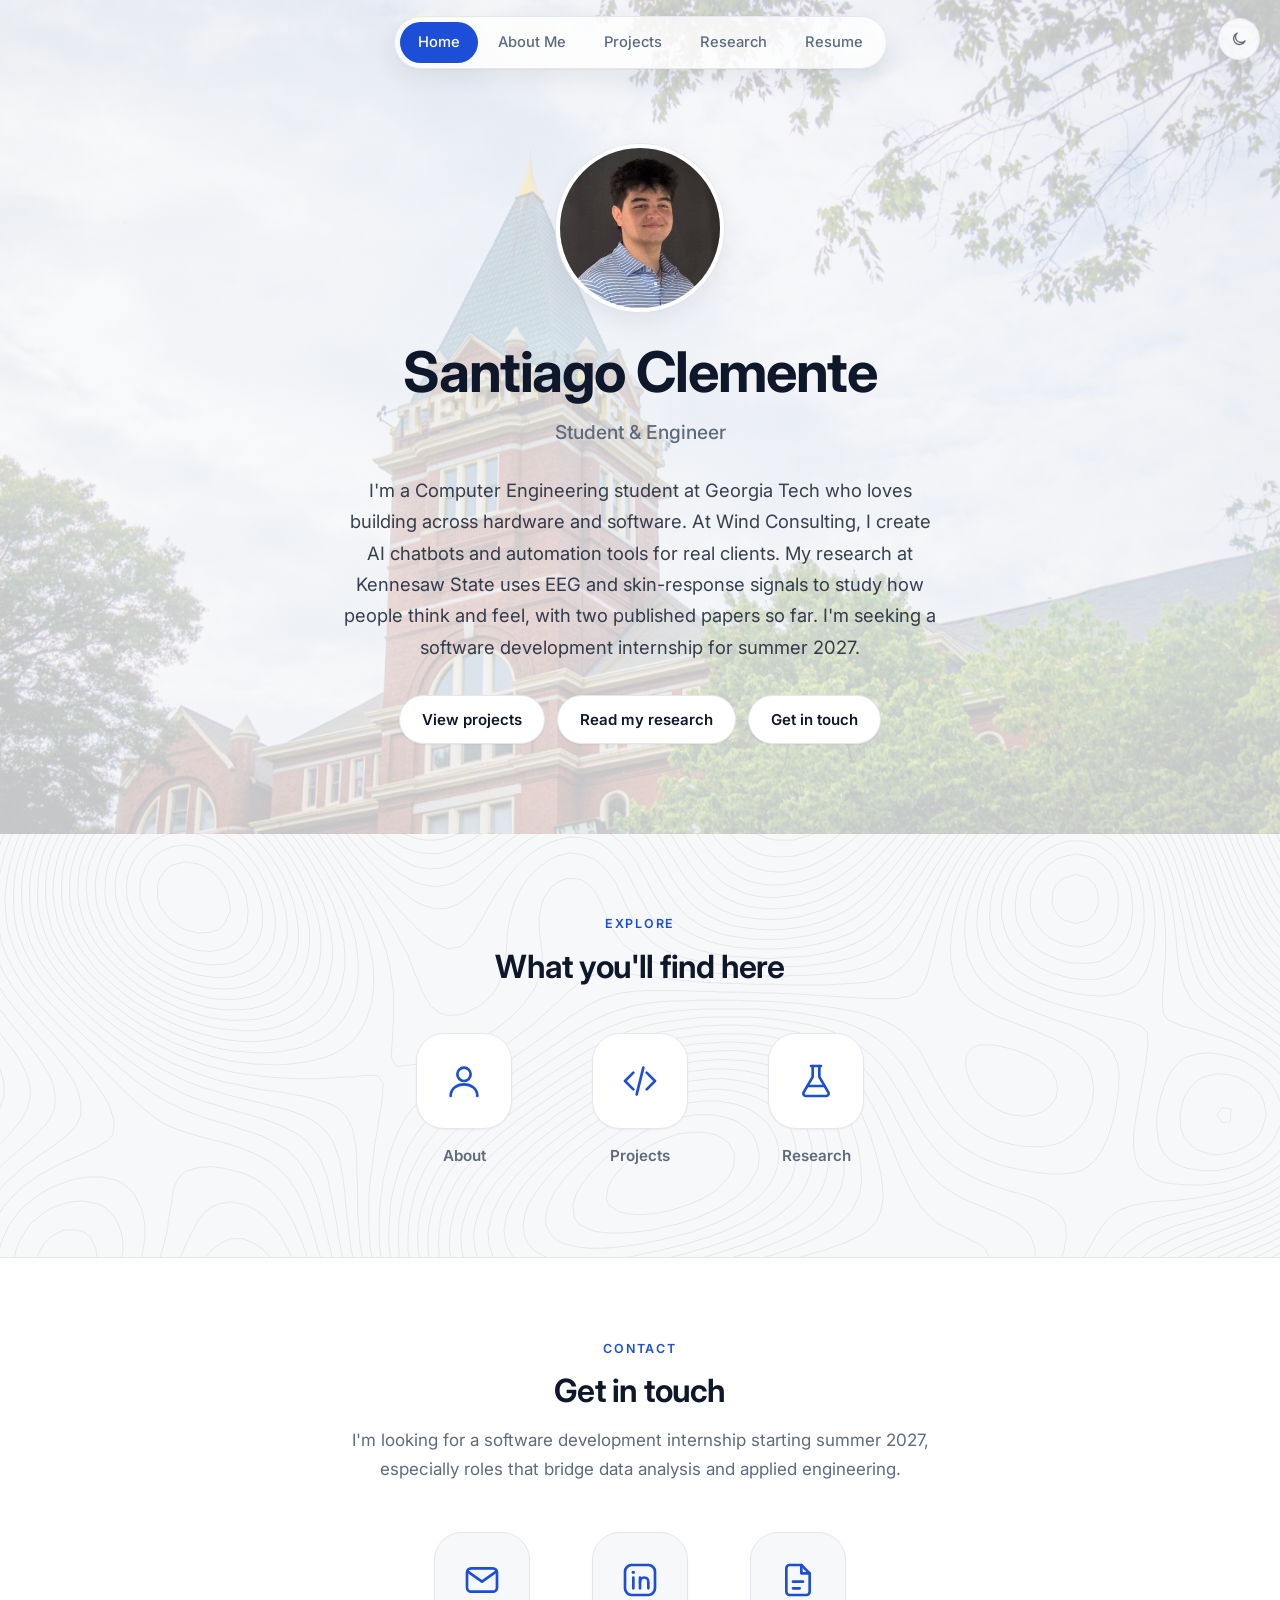
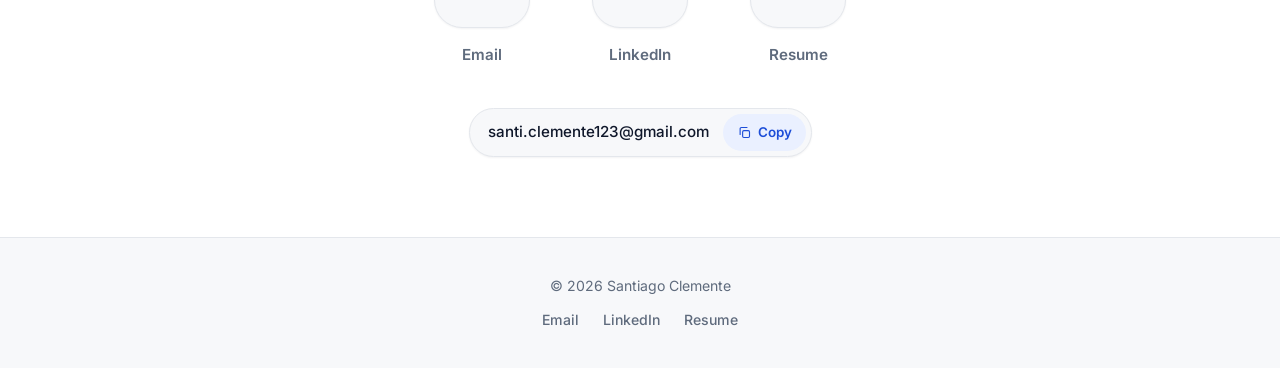
<file: index.html>
<!doctype html>
<html lang="en">
<head>
  <meta charset="utf-8">
  <meta name="viewport" content="width=device-width, initial-scale=1">
  <title>Santiago Clemente | Student & Engineer</title>
  <meta name="description" content="Portfolio of Santiago Clemente, a student and engineer at Georgia Tech working across software and hardware prototyping.">
  <link rel="icon" href="assets/favicon.svg" type="image/svg+xml">
  <link rel="preconnect" href="https://fonts.googleapis.com">
  <link rel="preconnect" href="https://fonts.gstatic.com" crossorigin>
  <link href="https://fonts.googleapis.com/css2?family=Inter:wght@400;500;600;700&display=swap" rel="stylesheet">
  <link rel="stylesheet" href="assets/css/style.css?v=58">
  <script>try{var t=localStorage.getItem("theme");if(t==="dark"||t==="light")document.documentElement.setAttribute("data-theme",t)}catch(e){}</script>
</head>
<body data-page="home" data-root="">
  <header id="site-header"></header>

  <main>
    <section class="hero hero-photo-bg">
      <div class="container">
        <a class="avatar-link" href="about.html" aria-label="About me">
          <img class="avatar" src="assets/img/headshot.jpg" alt="Portrait of Santiago Clemente" width="168" height="168">
        </a>
        <h1>Santiago Clemente</h1>
        <p class="role">Student &amp; Engineer</p>
        <p class="lead">I'm a Computer Engineering student at Georgia Tech who loves building across hardware and software. At Wind Consulting, I create AI chatbots and automation tools for real clients. My research at Kennesaw State uses EEG and skin-response signals to study how people think and feel, with two published papers so far. I'm seeking a software development internship for summer 2027.</p>
        <div class="btn-row">
          <a class="btn" href="projects.html">View projects</a>
          <a class="btn" href="research.html">Read my research</a>
          <a class="btn" href="#contact">Get in touch</a>
        </div>
      </div>
    </section>

    <section class="section topo-section">
      <div class="container">
        <div class="section-head">
          <span class="eyebrow">Explore</span>
          <h2>What you'll find here</h2>
        </div>
        <nav class="explore" aria-label="Explore">
          <a class="explore-tile" href="about.html">
            <span class="explore-icon" aria-hidden="true">
              <svg viewBox="0 0 24 24" fill="none" stroke="currentColor" stroke-width="1.6" stroke-linecap="round" stroke-linejoin="round"><circle cx="12" cy="8" r="4"/><path d="M4 21c0-4.4 3.6-7 8-7s8 2.6 8 7"/></svg>
            </span>
            <span class="explore-label">About</span>
          </a>
          <a class="explore-tile" href="projects.html">
            <span class="explore-icon" aria-hidden="true">
              <svg viewBox="0 0 24 24" fill="none" stroke="currentColor" stroke-width="1.6" stroke-linecap="round" stroke-linejoin="round"><path d="m8 7-5 5 5 5"/><path d="m16 7 5 5-5 5"/><path d="m14 4-4 16"/></svg>
            </span>
            <span class="explore-label">Projects</span>
          </a>
          <a class="explore-tile" href="research.html">
            <span class="explore-icon" aria-hidden="true">
              <svg viewBox="0 0 24 24" fill="none" stroke="currentColor" stroke-width="1.6" stroke-linecap="round" stroke-linejoin="round"><path d="M9 3h6"/><path d="M10 3v6.5L4.5 19a1.5 1.5 0 0 0 1.3 2h12.4a1.5 1.5 0 0 0 1.3-2L14 9.5V3"/><path d="M7 15h10"/></svg>
            </span>
            <span class="explore-label">Research</span>
          </a>
        </nav>
      </div>
    </section>

    <section class="section contact" id="contact">
      <div class="container">
        <div class="section-head">
          <span class="eyebrow">Contact</span>
          <h2>Get in touch</h2>
          <p>I'm looking for a software development internship starting summer 2027, especially roles that bridge data analysis and applied engineering.</p>
        </div>
        <nav class="explore contact-tiles" aria-label="Contact">
          <a class="explore-tile" href="mailto:santi.clemente123@gmail.com">
            <span class="explore-icon" aria-hidden="true">
              <svg viewBox="0 0 24 24" fill="none" stroke="currentColor" stroke-width="1.6" stroke-linecap="round" stroke-linejoin="round"><rect x="3" y="5" width="18" height="14" rx="2.5"/><path d="m3.5 7 8.5 6 8.5-6"/></svg>
            </span>
            <span class="explore-label">Email</span>
          </a>
          <a class="explore-tile" href="https://www.linkedin.com/in/santiago-clemente-a61904340/" target="_blank" rel="noopener">
            <span class="explore-icon" aria-hidden="true">
              <svg viewBox="0 0 24 24" fill="none" stroke="currentColor" stroke-width="1.6" stroke-linecap="round" stroke-linejoin="round"><rect x="3" y="3" width="18" height="18" rx="4"/><path d="M8 10.5V17"/><circle cx="8" cy="7.4" r="1" fill="currentColor" stroke="none"/><path d="M12 17v-6.5"/><path d="M12 13.4c0-1.7 1.1-2.9 2.5-2.9s2.5 1 2.5 2.8V17"/></svg>
            </span>
            <span class="explore-label">LinkedIn</span>
          </a>
          <a class="explore-tile" href="resume.html">
            <span class="explore-icon" aria-hidden="true">
              <svg viewBox="0 0 24 24" fill="none" stroke="currentColor" stroke-width="1.6" stroke-linecap="round" stroke-linejoin="round"><path d="M14 3H7a2 2 0 0 0-2 2v14a2 2 0 0 0 2 2h10a2 2 0 0 0 2-2V8z"/><path d="M14 3v5h5"/><path d="M9 13h6M9 17h4"/></svg>
            </span>
            <span class="explore-label">Resume</span>
          </a>
        </nav>
        <div class="email-pill">
          <a href="mailto:santi.clemente123@gmail.com">santi.clemente123@gmail.com</a>
          <button type="button" class="copy-btn" data-copy="santi.clemente123@gmail.com" aria-label="Copy email address">
            <svg viewBox="0 0 24 24" fill="none" stroke="currentColor" stroke-width="1.8" stroke-linecap="round" stroke-linejoin="round" aria-hidden="true"><rect x="9" y="9" width="11" height="11" rx="2"/><path d="M5 15V6a2 2 0 0 1 2-2h9"/></svg>
            <span class="copy-text">Copy</span>
          </button>
        </div>
      </div>
    </section>
  </main>

  <footer id="site-footer"></footer>
  <script src="assets/js/site.js?v=58"></script>
</body>
</html>
</file>
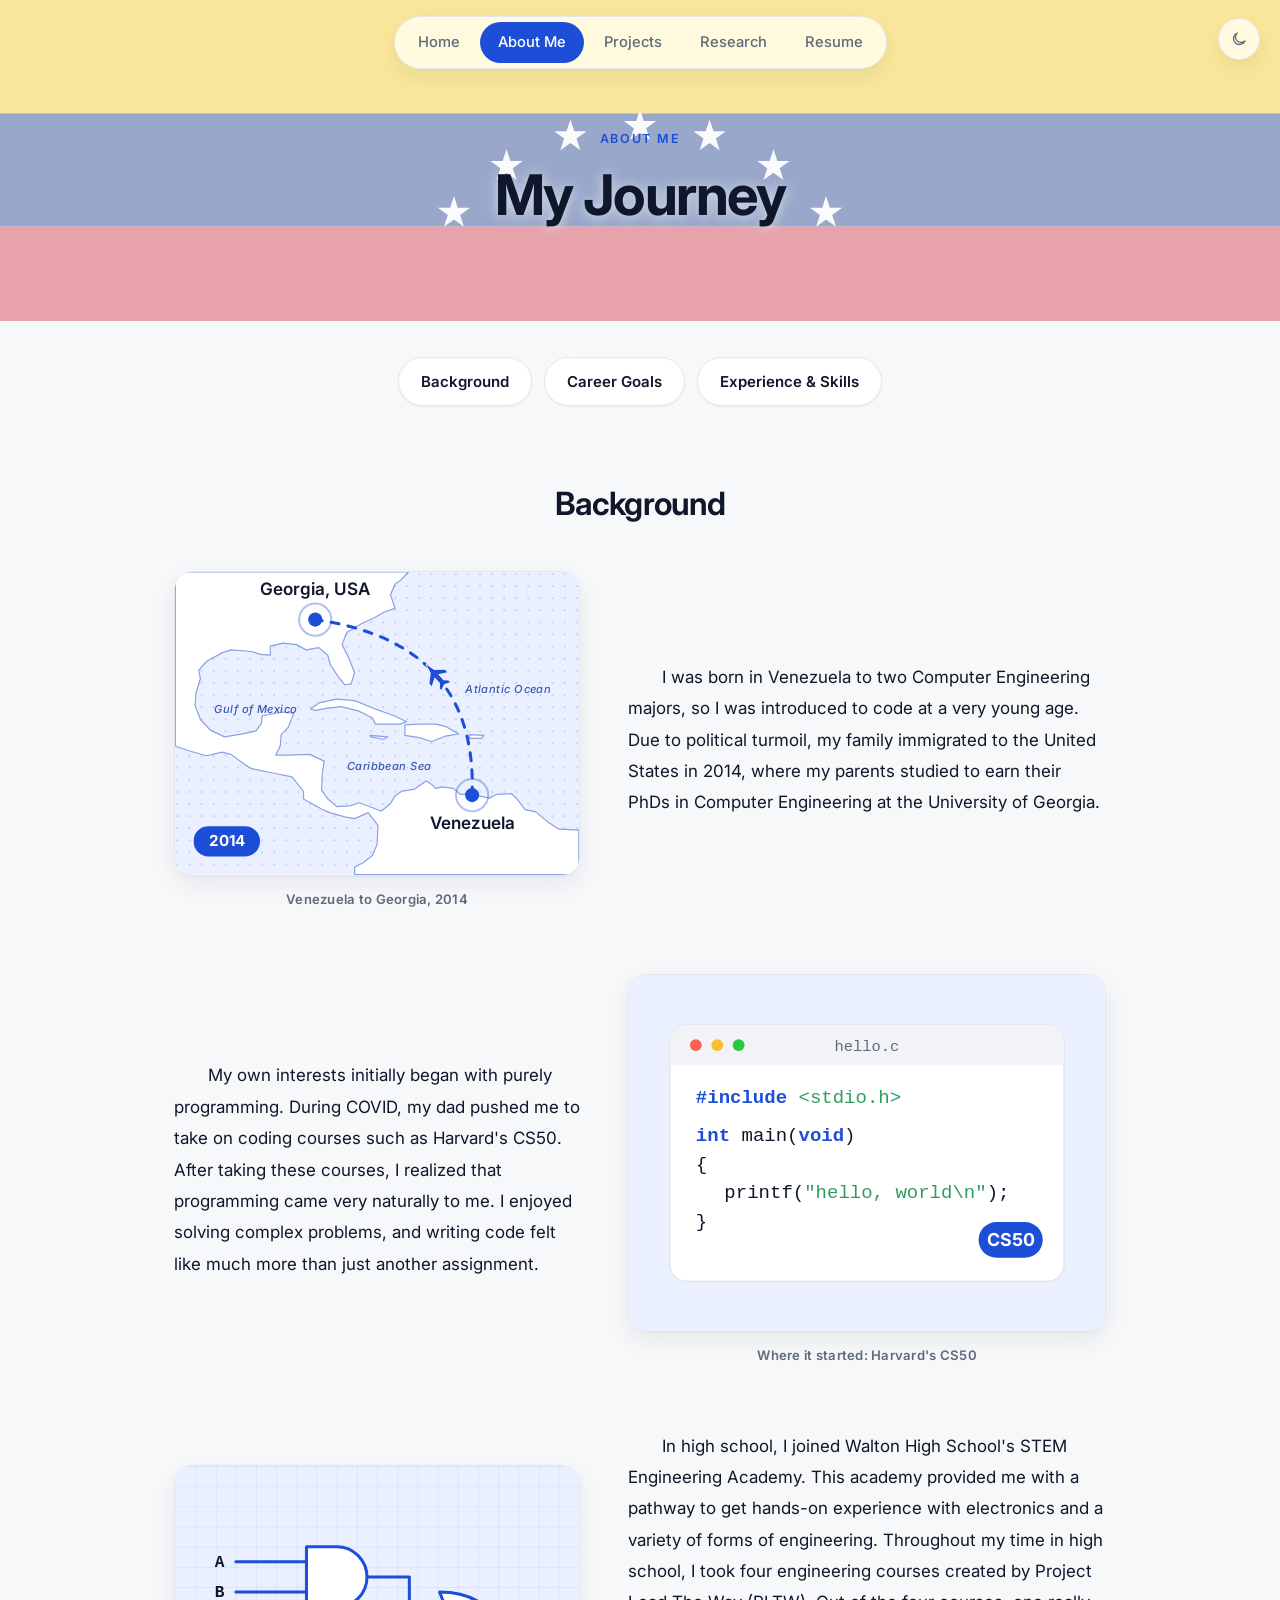
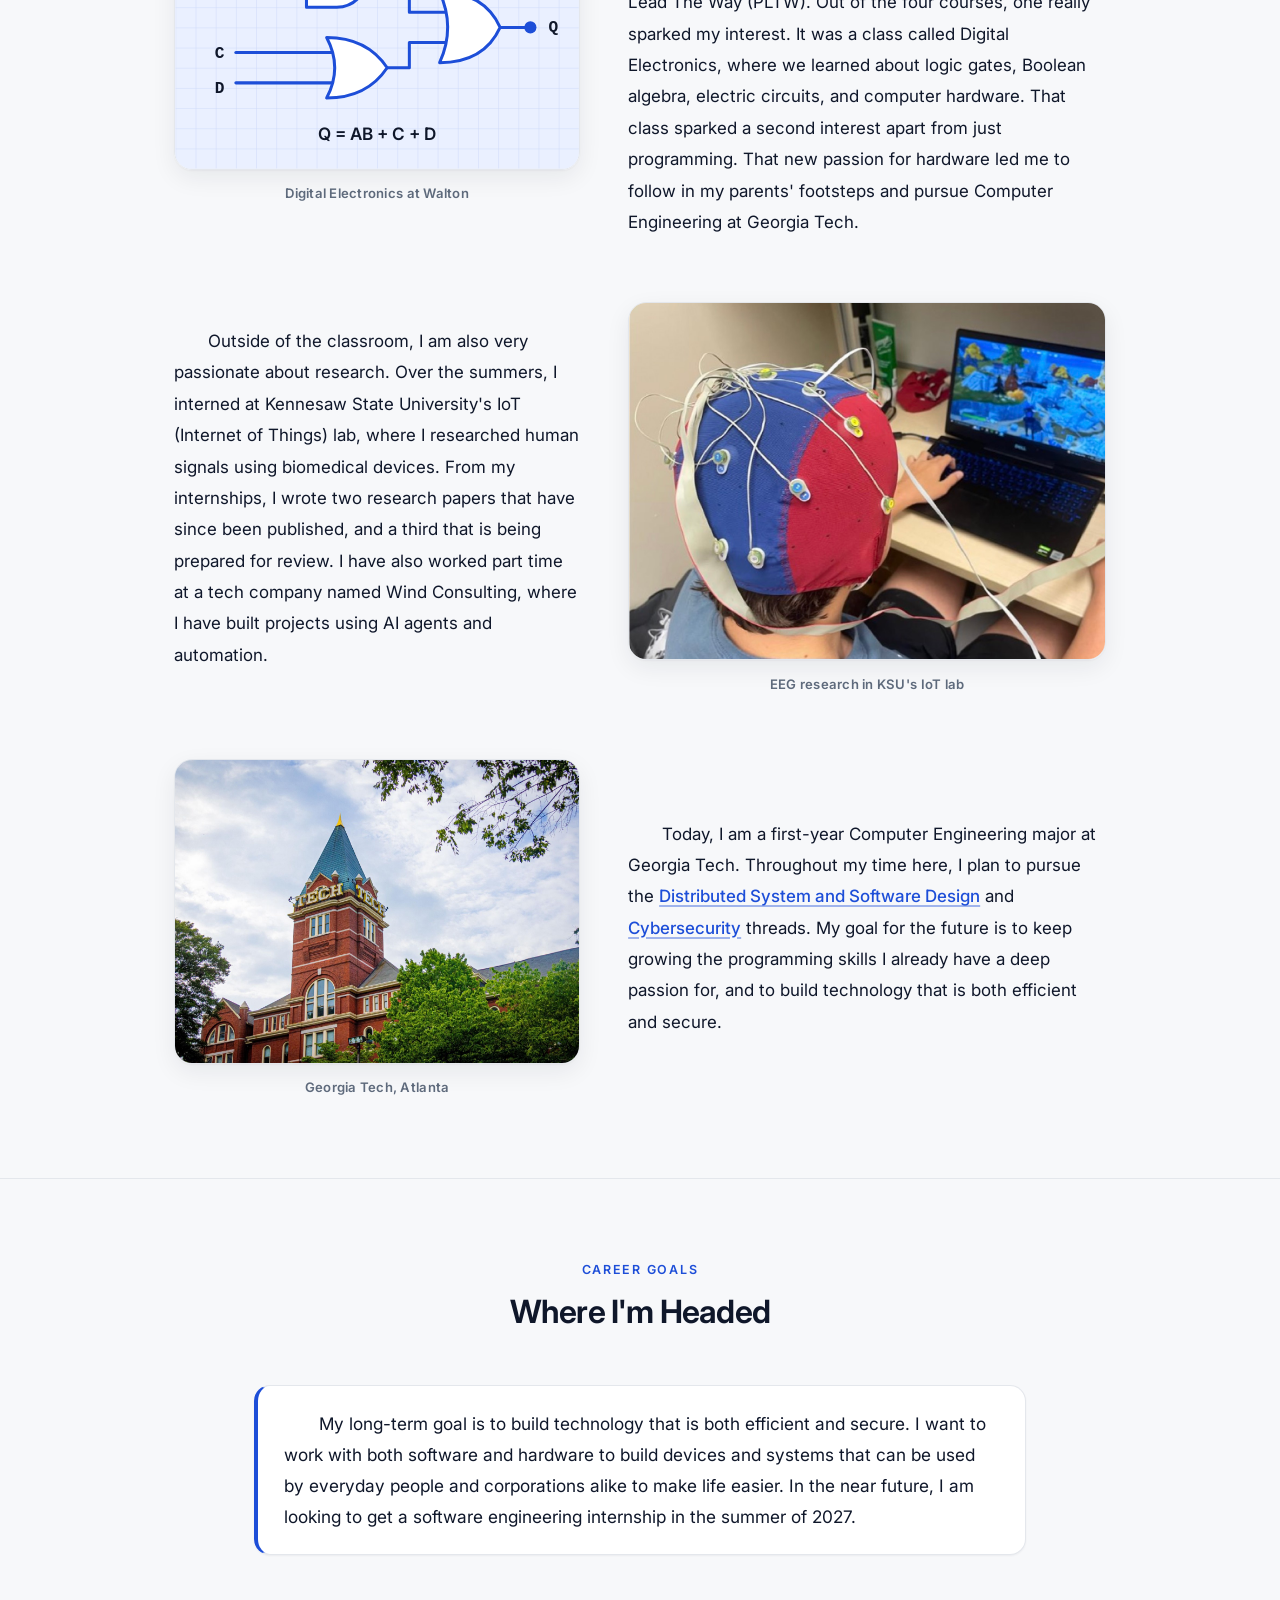
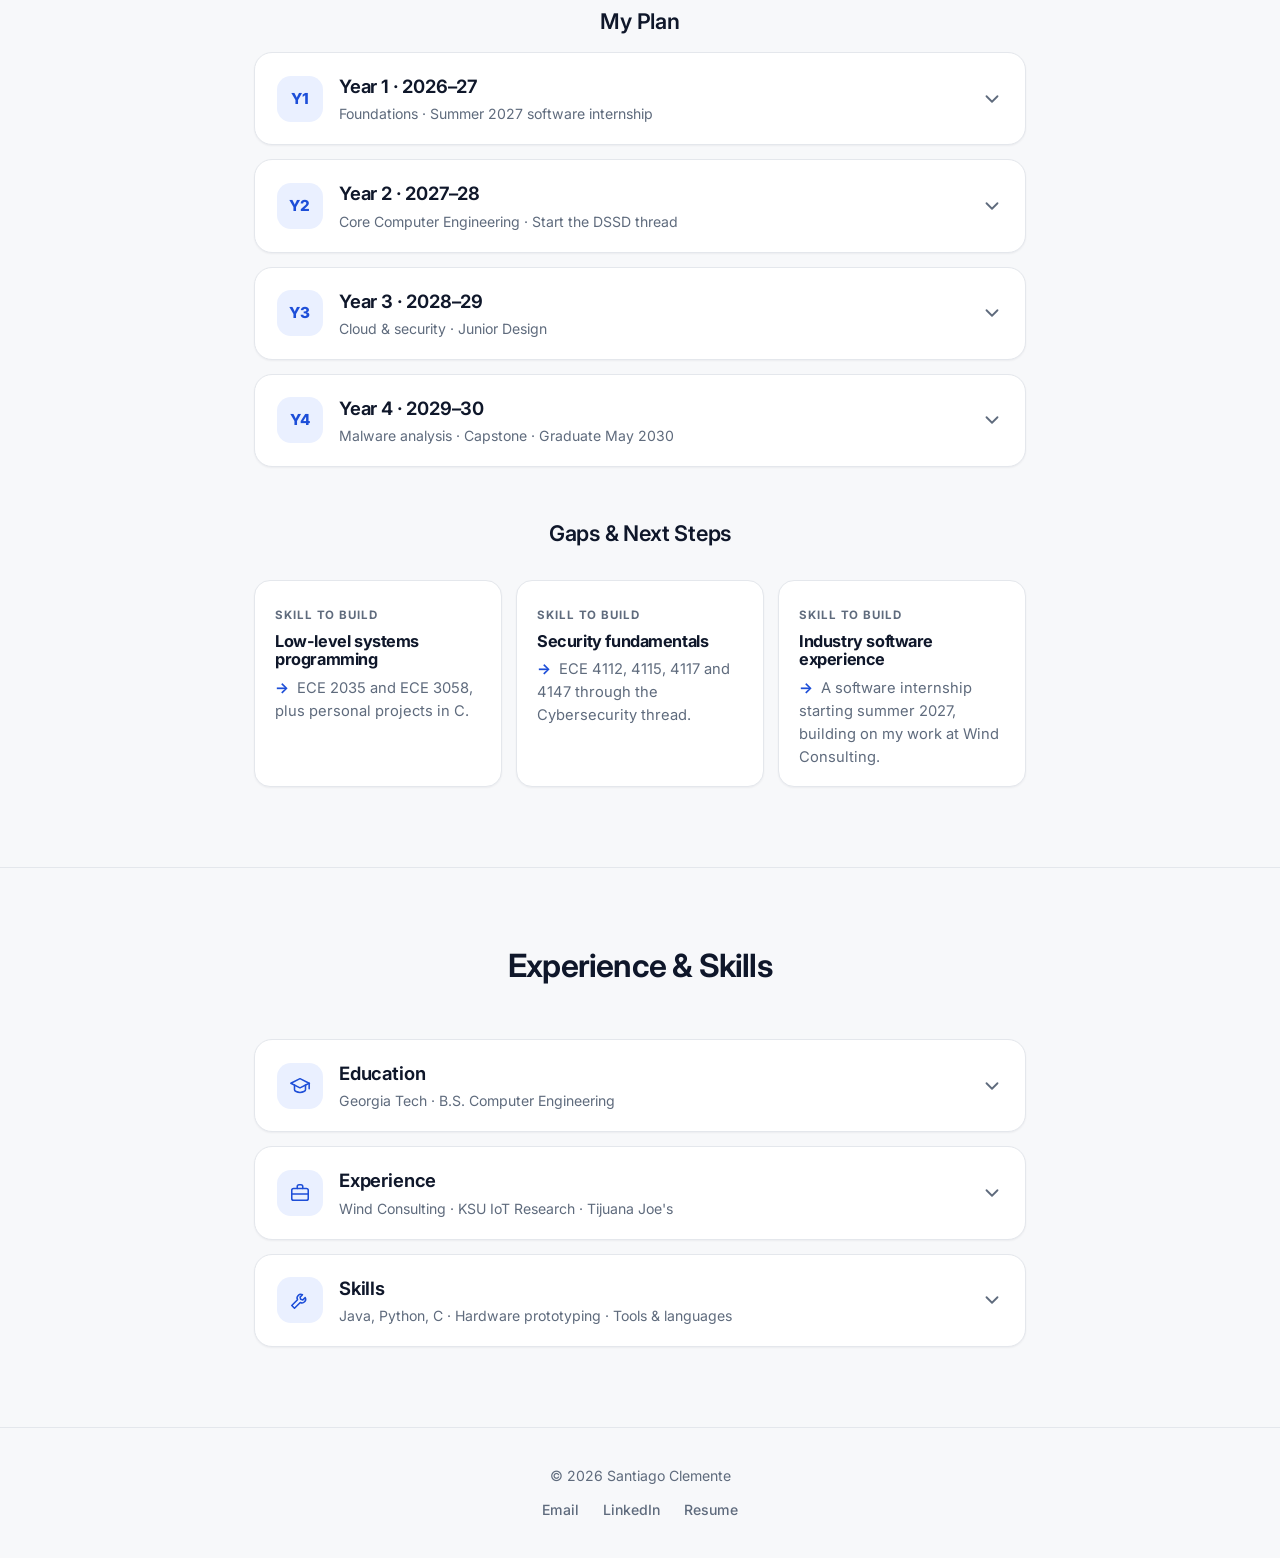
<file: about.html>
<!doctype html>
<html lang="en">
<head>
  <meta charset="utf-8">
  <meta name="viewport" content="width=device-width, initial-scale=1">
  <title>About Me | Santiago Clemente</title>
  <meta name="description" content="Background, education, and work experience of Santiago Clemente.">
  <link rel="icon" href="assets/favicon.svg" type="image/svg+xml">
  <link rel="preconnect" href="https://fonts.googleapis.com">
  <link rel="preconnect" href="https://fonts.gstatic.com" crossorigin>
  <link href="https://fonts.googleapis.com/css2?family=Inter:wght@400;500;600;700&display=swap" rel="stylesheet">
  <link rel="stylesheet" href="assets/css/style.css?v=58">
  <script>try{var t=localStorage.getItem("theme");if(t==="dark"||t==="light")document.documentElement.setAttribute("data-theme",t)}catch(e){}</script>
</head>
<body data-page="about" data-root="">
  <header id="site-header"></header>

  <main>
    <section class="page-head paper-hero has-photo flag-hero">
      <div class="paper-hero-bg" style="background-image: url('assets/img/venezuela-banner.svg'); background-position: center;" aria-hidden="true"></div>
      <div class="container">
        <span class="eyebrow">About Me</span>
        <h1>My Journey</h1>
      </div>
    </section>

    <!-- Jump to section -->
    <nav class="jump-nav" aria-label="On this page">
      <div class="container">
        <div class="btn-row">
          <a class="btn" href="#background">Background</a>
          <a class="btn" href="#career-goals">Career Goals</a>
          <a class="btn" href="#experience">Experience &amp; Skills</a>
        </div>
      </div>
    </nav>

    <!-- Bio / story -->
    <section class="section" id="background">
      <div class="container story">
        <h2>Background</h2>
        <div class="story-row">
          <figure class="story-media">
            <svg class="story-art" viewBox="0 0 400 300" role="img" aria-label="Map showing the journey from Venezuela to Georgia, USA in 2014">
              <defs><pattern id="dots" width="12" height="12" patternUnits="userSpaceOnUse"><circle cx="2" cy="2" r="1" class="sa-dot"/></pattern></defs>
              <rect width="400" height="300" class="sa-bg"/><rect width="400" height="300" fill="url(#dots)"/>
              <path d="M231.1 0.0 L223.1 8.3 L217.8 12.0 L213.3 22.5 L217.8 36.0 L207.1 39.7 L196.4 45.8 L184.9 51.0 L169.8 60.0 L165.3 72.0 L172.4 86.2 L177.8 99.8 L174.2 111.0 L168.0 111.8 L161.8 104.2 L153.8 92.2 L151.1 82.5 L142.2 75.0 L129.8 77.2 L120.0 72.0 L106.7 70.5 L94.2 73.5 L94.2 82.5 L84.4 81.7 L75.6 78.8 L55.1 77.2 L46.2 80.2 L31.1 88.5 L23.1 97.5 L24.9 105.8 L20.4 120.0 L19.6 132.8 L24.9 146.2 L34.7 156.8 L48.9 163.5 L66.7 160.5 L80.0 157.5 L85.3 150.0 L86.2 142.5 L106.7 138.8 L117.3 140.2 L112.0 153.8 L104.9 161.2 L104.0 172.5 L99.6 181.5 L111.1 181.5 L133.3 180.8 L147.6 187.5 L145.8 198.8 L144.9 216.0 L151.1 225.0 L160.0 232.5 L173.3 231.8 L182.2 228.8 L200.0 235.5 L204.4 237.0 L213.3 229.5 L217.8 222.0 L224.0 217.5 L237.3 215.2 L248.9 207.0 L255.1 211.5 L257.8 214.5 L264.9 213.0 L275.6 214.5 L282.7 220.5 L294.2 220.5 L311.1 224.2 L318.2 220.5 L333.3 219.8 L338.7 225.0 L346.7 235.5 L357.3 237.8 L368.9 247.5 L380.4 255.0 L400.0 255.8 L400.0 300.0 L177.8 300.0 L177.8 292.5 L186.7 288.0 L195.6 280.5 L200.0 270.0 L200.9 251.2 L191.1 238.5 L177.8 244.5 L168.9 243.0 L152.9 238.5 L145.8 235.5 L127.1 225.0 L127.1 217.5 L115.6 203.2 L97.8 199.5 L75.6 195.0 L69.3 191.2 L55.1 180.8 L46.2 178.5 L31.1 182.2 L12.4 177.0 L0.0 172.5 L0.0 0.0 Z" class="sa-land"/><path d="M134.2 135.8 L142.2 129.8 L160.0 126.0 L177.8 127.5 L200.0 136.5 L216.9 142.5 L229.3 148.5 L222.2 150.8 L198.2 150.8 L195.6 144.8 L182.2 138.0 L164.4 133.5 L151.1 135.0 L138.7 137.2 Z" class="sa-land"/><path d="M227.6 151.5 L241.8 150.8 L257.8 150.8 L267.6 153.0 L280.9 160.5 L267.6 162.8 L254.2 168.0 L241.8 164.2 L227.6 162.0 Z" class="sa-land"/><path d="M192.9 162.0 L210.7 163.5 L206.2 165.8 L193.8 163.5 Z" class="sa-land"/><path d="M291.6 161.2 L305.8 162.0 L304.0 165.0 L291.6 165.0 Z" class="sa-land"/>
              <text x="330" y="120" class="sa-sea" text-anchor="middle">Atlantic Ocean</text>
              <text x="212" y="196" class="sa-sea" text-anchor="middle">Caribbean Sea</text>
              <text x="80" y="140" class="sa-sea" text-anchor="middle">Gulf of Mexico</text>
              <path d="M294.2 221.2 Q 300 70 138.7 47.2" class="sa-route"/>
              <g transform="translate(258 102) rotate(-132) scale(1.15)"><path d="M12 0 L4 -2 L-2 -9 L-5 -9 L-1 -2 L-8 -2 L-11 -5 L-13 -5 L-11 0 L-13 5 L-11 5 L-8 2 L-1 2 L-5 9 L-2 9 L4 2 Z" class="sa-plane"/></g>
              <circle cx="294.2" cy="221.2" r="16" class="sa-ring"/><circle cx="294.2" cy="221.2" r="7" class="sa-pin"/>
              <circle cx="138.7" cy="47.2" r="16" class="sa-ring"/><circle cx="138.7" cy="47.2" r="7" class="sa-pin"/>
              <text x="294.2" y="255.2" class="sa-label sa-halo" text-anchor="middle">Venezuela</text>
              <text x="138.7" y="23.2" class="sa-label sa-halo" text-anchor="middle">Georgia, USA</text>
              <rect x="18" y="252" width="66" height="30" rx="15" class="sa-chip"/><text x="51" y="272" class="sa-chip-text" text-anchor="middle">2014</text>
            </svg>
            <figcaption>Venezuela to Georgia, 2014</figcaption>
          </figure>
          <div class="prose">
            <p>I was born in Venezuela to two Computer Engineering majors, so I was introduced to code at a very young age. Due to political turmoil, my family immigrated to the United States in 2014, where my parents studied to earn their PhDs in Computer Engineering at the University of Georgia.</p>
          </div>
        </div>
        <div class="story-row">
          <figure class="story-media">
            <svg class="story-art" viewBox="0 0 400 300" role="img" aria-label="Code editor showing the hello, world program from Harvard's CS50">
              <rect width="400" height="300" class="sa-bg"/>
              <rect x="34" y="42" width="332" height="216" rx="14" class="sa-window"/>
              <path d="M34 56 a14 14 0 0 1 14 -14 h304 a14 14 0 0 1 14 14 v20 h-332 z" class="sa-titlebar"/>
              <circle cx="56" cy="59" r="5" fill="#ff5f57"/><circle cx="74" cy="59" r="5" fill="#febc2e"/><circle cx="92" cy="59" r="5" fill="#28c840"/>
              <text x="200" y="64" class="sa-file" text-anchor="middle">hello.c</text>
              <g class="sa-code">
                <text x="56" y="108"><tspan class="sa-kw">#include</tspan> <tspan class="sa-str">&lt;stdio.h&gt;</tspan></text>
                <text x="56" y="140"><tspan class="sa-kw">int</tspan> main(<tspan class="sa-kw">void</tspan>)</text>
                <text x="56" y="164">{</text>
                <text x="80" y="188">printf(<tspan class="sa-str">"hello, world\n"</tspan>);</text>
                <text x="56" y="212">}</text>
              </g>
              <rect x="294" y="208" width="54" height="30" rx="15" class="sa-chip"/><text x="321" y="228" class="sa-chip-text" text-anchor="middle">CS50</text>
            </svg>
            <figcaption>Where it started: Harvard's CS50</figcaption>
          </figure>
          <div class="prose">
            <p>My own interests initially began with purely programming. During COVID, my dad pushed me to take on coding courses such as Harvard's CS50. After taking these courses, I realized that programming came very naturally to me. I enjoyed solving complex problems, and writing code felt like much more than just another assignment.</p>
          </div>
        </div>
        <div class="story-row">
          <figure class="story-media">
            <svg class="story-art" viewBox="0 0 400 300" role="img" aria-label="Logic gate circuit diagram representing Digital Electronics">
              <defs><pattern id="grid" width="20" height="20" patternUnits="userSpaceOnUse"><path d="M20 0 H0 V20" class="sa-gridline"/></pattern></defs>
              <rect width="400" height="300" class="sa-bg"/><rect width="400" height="300" fill="url(#grid)"/>
              <g class="sa-line">
                <path d="M60 95 H134"/><path d="M60 125 H134"/>
                <path d="M190 110 H232 V145 H268"/>
                <path d="M60 185 H156"/><path d="M60 215 H156"/>
                <path d="M210 200 H232 V175 H268"/>
                <path d="M322 160 H352"/>
              </g>
              <path d="M130 80 h30 a30 30 0 0 1 0 60 h-30 z" class="sa-gate"/>
              <path d="M150 170 q 16 30 0 60 q 40 0 60 -30 q -20 -30 -60 -30 z" class="sa-gate"/>
              <path d="M262 125 q 16 35 0 70 q 44 0 60 -35 q -16 -35 -60 -35 z" class="sa-gate"/>
              <circle cx="352" cy="160" r="6" class="sa-pin"/>
              <text x="44" y="100" class="sa-io" text-anchor="middle">A</text>
              <text x="44" y="130" class="sa-io" text-anchor="middle">B</text>
              <text x="44" y="190" class="sa-io" text-anchor="middle">C</text>
              <text x="44" y="225" class="sa-io" text-anchor="middle">D</text>
              <text x="370" y="165" class="sa-io">Q</text>
              <text x="200" y="272" class="sa-label" text-anchor="middle">Q = AB + C + D</text>
            </svg>
            <figcaption>Digital Electronics at Walton</figcaption>
          </figure>
          <div class="prose">
            <p>In high school, I joined Walton High School's STEM Engineering Academy. This academy provided me with a pathway to get hands-on experience with electronics and a variety of forms of engineering. Throughout my time in high school, I took four engineering courses created by Project Lead The Way (PLTW). Out of the four courses, one really sparked my interest. It was a class called Digital Electronics, where we learned about logic gates, Boolean algebra, electric circuits, and computer hardware. That class sparked a second interest apart from just programming. That new passion for hardware led me to follow in my parents' footsteps and pursue Computer Engineering at Georgia Tech.</p>
          </div>
        </div>
        <div class="story-row">
          <figure class="story-media">
            <img src="assets/img/research/emogame-hero.jpg" alt="Research participant wearing an EEG cap while playing a video game in the KSU IoT lab" loading="lazy" style="object-position: center 35%;">
            <figcaption>EEG research in KSU's IoT lab</figcaption>
          </figure>
          <div class="prose">
            <p>Outside of the classroom, I am also very passionate about research. Over the summers, I interned at Kennesaw State University's IoT (Internet of Things) lab, where I researched human signals using biomedical devices. From my internships, I wrote two research papers that have since been published, and a third that is being prepared for review. I have also worked part time at a tech company named Wind Consulting, where I have built projects using AI agents and automation.</p>
          </div>
        </div>
        <div class="story-row">
          <figure class="story-media">
            <img src="assets/img/hero-campus.jpg" alt="Tech Tower on the Georgia Tech campus" loading="lazy" style="object-position: center 30%;">
            <figcaption>Georgia Tech, Atlanta</figcaption>
          </figure>
          <div class="prose">
            <p>Today, I am a first-year Computer Engineering major at Georgia Tech. Throughout my time here, I plan to pursue the <a class="inline-link" href="https://ece.gatech.edu/distributed-system-software-design" target="_blank" rel="noopener">Distributed System and Software Design</a> and <a class="inline-link" href="https://ece.gatech.edu/cybersecurity-thread" target="_blank" rel="noopener">Cybersecurity</a> threads. My goal for the future is to keep growing the programming skills I already have a deep passion for, and to build technology that is both efficient and secure.</p>
          </div>
        </div>
      </div>
    </section>

    <!-- Career Goals -->
    <section class="section" id="career-goals">
      <div class="container accordions">
        <div class="section-head">
          <span class="eyebrow">Career Goals</span>
          <h2>Where I'm Headed</h2>
        </div>
        <div class="vision">
          <p>My long-term goal is to build technology that is both efficient and secure. I want to work with both software and hardware to build devices and systems that can be used by everyday people and corporations alike to make life easier. In the near future, I am looking to get a software engineering internship in the summer of 2027.</p>
        </div>

        <h3 class="goals-sub">My Plan</h3>
        <details class="accordion year-acc">
          <summary>
            <span class="acc-icon year-badge" aria-hidden="true">Y1</span>
            <span class="acc-text"><span class="acc-title">Year 1 · 2026–27</span><span class="acc-sub">Foundations · Summer 2027 software internship</span></span>
            <svg class="acc-chevron" viewBox="0 0 24 24" fill="none" stroke="currentColor" stroke-width="2" stroke-linecap="round" stroke-linejoin="round" aria-hidden="true"><path d="m6 9 6 6 6-6"/></svg>
          </summary>
          <div class="acc-body">
            <p class="year-focus"><strong>Focus:</strong> Build a strong foundation in digital logic, object-oriented programming, and discrete math, and land a first software internship.</p>
            <div class="terms">
              <div class="term"><h4>Fall 2026</h4><ul class="course-list"><li><span class="c-code">ECE 1100</span><span class="c-title">ECE Discovery Practicum</span></li><li><span class="c-code">ECE 2020</span><span class="c-title">Digital System Design</span></li><li><span class="c-code">CS 1331</span><span class="c-title">Intro to Object-Oriented Programming</span></li><li><span class="c-code">APPH 1040</span><span class="c-title">Scientific Foundations of Health</span></li><li><span class="c-code">POL 1101</span><span class="c-title">Government of the U.S.</span></li></ul></div>
              <div class="term"><h4>Spring 2027</h4><ul class="course-list"><li><span class="c-code">CS 2050</span><span class="c-title">Intro to Discrete Math for CS</span></li><li><span class="c-code">MATH 2552</span><span class="c-title">Differential Equations</span></li><li><span class="c-code">CHEM 1310</span><span class="c-title">General Chemistry for Engineers</span></li><li><span class="c-code">MUSI 3630</span><span class="c-title">The History of Jazz</span></li></ul></div>
            </div>
            <div class="summer"><span class="summer-label">Summer 2027</span><span>Software development internship</span></div>
          </div>
        </details>
        <details class="accordion year-acc">
          <summary>
            <span class="acc-icon year-badge" aria-hidden="true">Y2</span>
            <span class="acc-text"><span class="acc-title">Year 2 · 2027–28</span><span class="acc-sub">Core Computer Engineering · Start the DSSD thread</span></span>
            <svg class="acc-chevron" viewBox="0 0 24 24" fill="none" stroke="currentColor" stroke-width="2" stroke-linecap="round" stroke-linejoin="round" aria-hidden="true"><path d="m6 9 6 6 6-6"/></svg>
          </summary>
          <div class="acc-body">
            <p class="year-focus"><strong>Focus:</strong> Connect hardware and software through systems programming, and begin the Distributed System &amp; Software Design thread.</p>
            <div class="terms">
              <div class="term"><h4>Fall 2027</h4><ul class="course-list"><li><span class="c-code">CS 1332</span><span class="c-title">Data Structures &amp; Algorithms</span></li><li><span class="c-code">ECE 2035</span><span class="c-title">Programming for HW/SW Systems</span></li><li><span class="c-code">ECE 2031</span><span class="c-title">Digital Design Lab</span></li><li><span class="c-code">SPAN 2001</span><span class="c-title">Intermediate Spanish I</span></li></ul></div>
              <div class="term"><h4>Spring 2028</h4><ul class="course-list"><li><span class="c-code">CS 3251</span><span class="c-title">Computer Networking <span class="thread-tag dssd">DSSD</span></span></li><li><span class="c-code">ECE 2040</span><span class="c-title">Circuit Analysis</span></li><li><span class="c-code">MATH 3670</span><span class="c-title">Statistics &amp; Applications</span></li><li><span class="c-code">ECE 3005</span><span class="c-title">Professional &amp; Technical Communication</span></li></ul></div>
            </div>
            <div class="summer"><span class="summer-label">Summer 2028</span><span>Internship</span></div>
          </div>
        </details>
        <details class="accordion year-acc">
          <summary>
            <span class="acc-icon year-badge" aria-hidden="true">Y3</span>
            <span class="acc-text"><span class="acc-title">Year 3 · 2028–29</span><span class="acc-sub">Cloud &amp; security · Junior Design</span></span>
            <svg class="acc-chevron" viewBox="0 0 24 24" fill="none" stroke="currentColor" stroke-width="2" stroke-linecap="round" stroke-linejoin="round" aria-hidden="true"><path d="m6 9 6 6 6-6"/></svg>
          </summary>
          <div class="acc-body">
            <p class="year-focus"><strong>Focus:</strong> Go deep in both threads: cloud and distributed systems on one side, network and computer security on the other.</p>
            <div class="terms">
              <div class="term"><h4>Fall 2028</h4><ul class="course-list"><li><span class="c-code">ECE 4150</span><span class="c-title">Cloud Computing <span class="thread-tag dssd">DSSD</span></span></li><li><span class="c-code">ECE 4112</span><span class="c-title">Internetwork Security <span class="thread-tag cyber">Cyber</span></span></li><li><span class="c-code">ECE 3058</span><span class="c-title">Architecture, Systems, Concurrency &amp; Energy</span></li></ul></div>
              <div class="term"><h4>Spring 2029</h4><ul class="course-list"><li><span class="c-code">ECE 4122</span><span class="c-title">Advanced Programming Techniques <span class="thread-tag dssd">DSSD</span></span></li><li><span class="c-code">ECE 4115</span><span class="c-title">Intro to Computer Security <span class="thread-tag cyber">Cyber</span></span></li><li><span class="c-code">ECE 3251</span><span class="c-title">Optimization for Information Systems <span class="thread-tag dssd">DSSD</span></span></li><li><span class="c-code">ECE 3011</span><span class="c-title">Junior Design</span></li></ul></div>
            </div>
            <div class="summer"><span class="summer-label">Summer 2029</span><span>Internship</span></div>
          </div>
        </details>
        <details class="accordion year-acc">
          <summary>
            <span class="acc-icon year-badge" aria-hidden="true">Y4</span>
            <span class="acc-text"><span class="acc-title">Year 4 · 2029–30</span><span class="acc-sub">Malware analysis · Capstone · Graduate May 2030</span></span>
            <svg class="acc-chevron" viewBox="0 0 24 24" fill="none" stroke="currentColor" stroke-width="2" stroke-linecap="round" stroke-linejoin="round" aria-hidden="true"><path d="m6 9 6 6 6-6"/></svg>
          </summary>
          <div class="acc-body">
            <p class="year-focus"><strong>Focus:</strong> Specialize in security through malware analysis, deliver a capstone project, and launch my career.</p>
            <div class="terms">
              <div class="term"><h4>Fall 2029</h4><ul class="course-list"><li><span class="c-code">ECE 4117</span><span class="c-title">Intro to Malware Reverse Engineering <span class="thread-tag cyber">Cyber</span></span></li><li><span class="c-code">ECE 4015</span><span class="c-title">ECE Single-Semester Capstone</span></li></ul></div>
              <div class="term"><h4>Spring 2030</h4><ul class="course-list"><li><span class="c-code">ECE 4147</span><span class="c-title">Advanced Topics in Malware Analysis <span class="thread-tag cyber">Cyber</span></span></li></ul></div>
            </div>
            <div class="summer"><span class="summer-label">May 2030</span><span>Graduate with a B.S. in Computer Engineering, ready for a full-time role</span></div>
          </div>
        </details>

        <h3 class="goals-sub">Gaps &amp; Next Steps</h3>
        <div class="gap-grid">
          <div class="gap-card"><span class="gap-label">Skill to build</span><h4>Low-level systems programming</h4><p><span class="gap-arrow">→</span> ECE 2035 and ECE 3058, plus personal projects in C.</p></div>
          <div class="gap-card"><span class="gap-label">Skill to build</span><h4>Security fundamentals</h4><p><span class="gap-arrow">→</span> ECE 4112, 4115, 4117 and 4147 through the Cybersecurity thread.</p></div>
          <div class="gap-card"><span class="gap-label">Skill to build</span><h4>Industry software experience</h4><p><span class="gap-arrow">→</span> A software internship starting summer 2027, building on my work at Wind Consulting.</p></div>
        </div>
      </div>
    </section>

    <!-- Education, Experience, Skills (collapsible) -->
    <section class="section" id="experience">
      <div class="container accordions">
        <div class="section-head">
          <h2>Experience &amp; Skills</h2>
        </div>
        <details class="accordion">
          <summary>
            <span class="acc-icon" aria-hidden="true"><svg viewBox="0 0 24 24" fill="none" stroke="currentColor" stroke-width="1.7" stroke-linecap="round" stroke-linejoin="round"><path d="M2 9l10-5 10 5-10 5z"/><path d="M6 11v5c0 1.5 2.7 3 6 3s6-1.5 6-3v-5"/><path d="M22 9v6"/></svg></span>
            <span class="acc-text"><span class="acc-title">Education</span><span class="acc-sub">Georgia Tech · B.S. Computer Engineering</span></span>
            <svg class="acc-chevron" viewBox="0 0 24 24" fill="none" stroke="currentColor" stroke-width="2" stroke-linecap="round" stroke-linejoin="round" aria-hidden="true"><path d="m6 9 6 6 6-6"/></svg>
          </summary>
          <div class="acc-body">
            <ol class="timeline">
          <li>
            <span class="when">August 2026 – Present · Expected graduation May 2030</span>
            <h3>Georgia Institute of Technology</h3>
            <div class="where">B.S. Computer Engineering · Atlanta, GA</div>
            <ul>
              <li>GPA: 4.00</li>
            </ul>
          </li>
        </ol>
          </div>
        </details>
        <details class="accordion">
          <summary>
            <span class="acc-icon" aria-hidden="true"><svg viewBox="0 0 24 24" fill="none" stroke="currentColor" stroke-width="1.7" stroke-linecap="round" stroke-linejoin="round"><rect x="3" y="7" width="18" height="13" rx="2"/><path d="M9 7V5a2 2 0 0 1 2-2h2a2 2 0 0 1 2 2v2"/><path d="M3 13h18"/></svg></span>
            <span class="acc-text"><span class="acc-title">Experience</span><span class="acc-sub">Wind Consulting · KSU IoT Research · Tijuana Joe&#39;s</span></span>
            <svg class="acc-chevron" viewBox="0 0 24 24" fill="none" stroke="currentColor" stroke-width="2" stroke-linecap="round" stroke-linejoin="round" aria-hidden="true"><path d="m6 9 6 6 6-6"/></svg>
          </summary>
          <div class="acc-body">
            <div class="carousel" aria-roledescription="carousel" aria-label="Experience">
              <ol class="timeline car-track">
          <li>
            <span class="when">May 2024 – Present</span>
            <h3>Technical Advisor / Development</h3>
            <div class="where">Wind Consulting LLC · Atlanta, GA</div>
            <p class="desc">AI consulting firm specializing in workflow automation, conversational AI chatbots, and CRM integration.</p>
            <ul>
              <li>Built customer service chatbots that resolved 89% of inquiries without escalation.</li>
              <li>Automated quote generation, cutting turnaround from 50 minutes to 3 minutes.</li>
            </ul>
          </li>
          <li>
            <span class="when">December 2025 – Present</span>
            <h3>Bartender / Customer Service</h3>
            <div class="where">Tijuana Joe's · Marietta, GA</div>
            <ul>
              <li>Ran the craft cocktail program during high-volume service, averaging 70+ drinks per shift.</li>
              <li>Anchored team coordination on peak days like Cinco de Mayo, serving 400+ guests (~100% above typical volume) without service breakdown.</li>
            </ul>
          </li>
          <li>
            <span class="when">Summer 2023 &amp; Summer 2025</span>
            <h3>Research Intern, Lead Researcher</h3>
            <div class="where">IoT Research Group, Kennesaw State University · Kennesaw, GA</div>
            <ul>
              <li>Led two biomedical signal studies using EEG and GSR data to study human cognitive and emotional response.</li>
              <li>Both studies published. See <a href="research.html">Research</a>.</li>
            </ul>
          </li>
        </ol>
              <button type="button" class="car-btn car-prev" aria-label="Previous experience"><svg viewBox="0 0 24 24" fill="none" stroke="currentColor" stroke-width="2.2" stroke-linecap="round" stroke-linejoin="round"><path d="m15 6-6 6 6 6"/></svg></button>
              <button type="button" class="car-btn car-next" aria-label="Next experience"><svg viewBox="0 0 24 24" fill="none" stroke="currentColor" stroke-width="2.2" stroke-linecap="round" stroke-linejoin="round"><path d="m9 6 6 6-6 6"/></svg></button>
              <div class="car-dots" role="tablist" aria-label="Choose experience"></div>
            </div>
          </div>
        </details>
        <details class="accordion">
          <summary>
            <span class="acc-icon" aria-hidden="true"><svg viewBox="0 0 24 24" fill="none" stroke="currentColor" stroke-width="1.7" stroke-linecap="round" stroke-linejoin="round"><path d="M14.7 6.3a4 4 0 0 0-5.4 5.4L3 18l3 3 6.3-6.3a4 4 0 0 0 5.4-5.4l-2.6 2.6-2.4-.6-.6-2.4z"/></svg></span>
            <span class="acc-text"><span class="acc-title">Skills</span><span class="acc-sub">Java, Python, C · Hardware prototyping · Tools &amp; languages</span></span>
            <svg class="acc-chevron" viewBox="0 0 24 24" fill="none" stroke="currentColor" stroke-width="2" stroke-linecap="round" stroke-linejoin="round" aria-hidden="true"><path d="m6 9 6 6 6-6"/></svg>
          </summary>
          <div class="acc-body">
            <div class="skills card">
          <div class="skill-row">
            <h3>Programming</h3>
            <ul class="tags"><li class="tag">Java</li><li class="tag">Python</li><li class="tag">C</li><li class="tag">JavaScript</li></ul>
          </div>
          <div class="skill-row">
            <h3>Hardware</h3>
            <ul class="tags"><li class="tag">Raspberry Pi</li><li class="tag">Microcontrollers</li><li class="tag">Arduino</li></ul>
          </div>
          <div class="skill-row">
            <h3>Software &amp; tools</h3>
            <ul class="tags"><li class="tag">Android Studio</li><li class="tag">GitHub</li><li class="tag">Fusion 360</li><li class="tag">Microsoft Power Automate</li><li class="tag">Claude Code</li><li class="tag">n8n</li></ul>
          </div>
          <div class="skill-row">
            <h3>Communication</h3>
            <ul class="tags"><li class="tag">Design proposals</li><li class="tag">Technical reports</li><li class="tag">Presentations</li><li class="tag">Research papers</li></ul>
          </div>
          <div class="skill-row">
            <h3>Languages</h3>
            <ul class="tags"><li class="tag">English (fluent)</li><li class="tag">Spanish (native)</li></ul>
          </div>
        </div>
          </div>
        </details>
      </div>
    </section>
  </main>

  <footer id="site-footer"></footer>
  <script src="assets/js/site.js?v=58"></script>
</body>
</html>
</file>
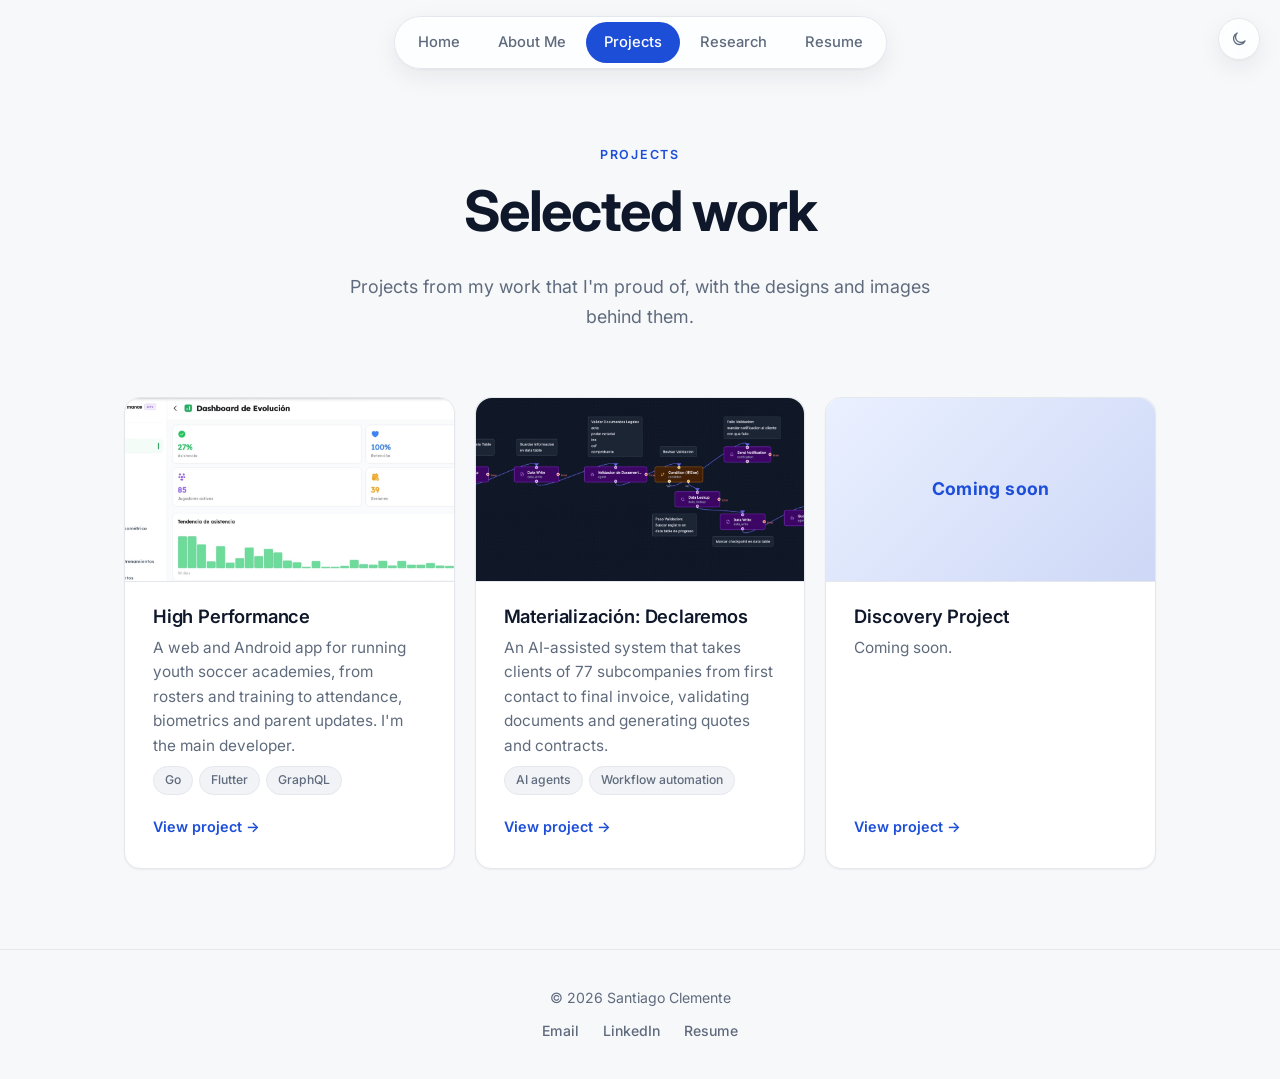
<file: projects.html>
<!doctype html>
<html lang="en">
<head>
  <meta charset="utf-8">
  <meta name="viewport" content="width=device-width, initial-scale=1">
  <title>Projects | Santiago Clemente</title>
  <meta name="description" content="Engineering projects by Santiago Clemente.">
  <link rel="icon" href="assets/favicon.svg" type="image/svg+xml">
  <link rel="preconnect" href="https://fonts.googleapis.com">
  <link rel="preconnect" href="https://fonts.gstatic.com" crossorigin>
  <link href="https://fonts.googleapis.com/css2?family=Inter:wght@400;500;600;700&display=swap" rel="stylesheet">
  <link rel="stylesheet" href="assets/css/style.css?v=58">
  <script>try{var t=localStorage.getItem("theme");if(t==="dark"||t==="light")document.documentElement.setAttribute("data-theme",t)}catch(e){}</script>
</head>
<body data-page="projects" data-root="">
  <header id="site-header"></header>

  <main>
    <section class="page-head">
      <div class="container">
        <span class="eyebrow">Projects</span>
        <h1>Selected work</h1>
        <p>Projects from my work that I'm proud of, with the designs and images behind them.</p>
      </div>
    </section>

    <section class="section" style="padding-top: 24px;">
      <div class="container">
        <!-- Each card links to a page in /projects. Copy a card + page to add more. -->
        <div class="grid grid-3">
          <a class="card" href="projects/project-1.html">
            <div class="card-media"><img src="assets/img/projects/highp-dashboard.jpg" alt="High Performance academy dashboard" style="object-position: 30% 0%;"></div>
            <h3>High Performance</h3>
            <p>A web and Android app for running youth soccer academies, from rosters and training to attendance, biometrics and parent updates. I'm the main developer.</p>
            <ul class="tags"><li class="tag">Go</li><li class="tag">Flutter</li><li class="tag">GraphQL</li></ul>
            <span class="more">View project →</span>
          </a>
          <a class="card" href="projects/project-2.html">
            <div class="card-media"><img src="assets/img/projects/declaremos-workflow.jpg" alt="Automation workflow canvas" style="object-position: 45% 50%;"></div>
            <h3>Materialización: Declaremos</h3>
            <p>An AI-assisted system that takes clients of 77 subcompanies from first contact to final invoice, validating documents and generating quotes and contracts.</p>
            <ul class="tags"><li class="tag">AI agents</li><li class="tag">Workflow automation</li></ul>
            <span class="more">View project →</span>
          </a>
          <a class="card" href="projects/project-3.html">
            <div class="card-media soon-media"><span>Coming soon</span></div>
            <h3>Discovery Project</h3>
            <p>Coming soon.</p>
            <span class="more">View project →</span>
          </a>
        </div>
      </div>
    </section>
  </main>

  <footer id="site-footer"></footer>
  <script src="assets/js/site.js?v=58"></script>
</body>
</html>
</file>
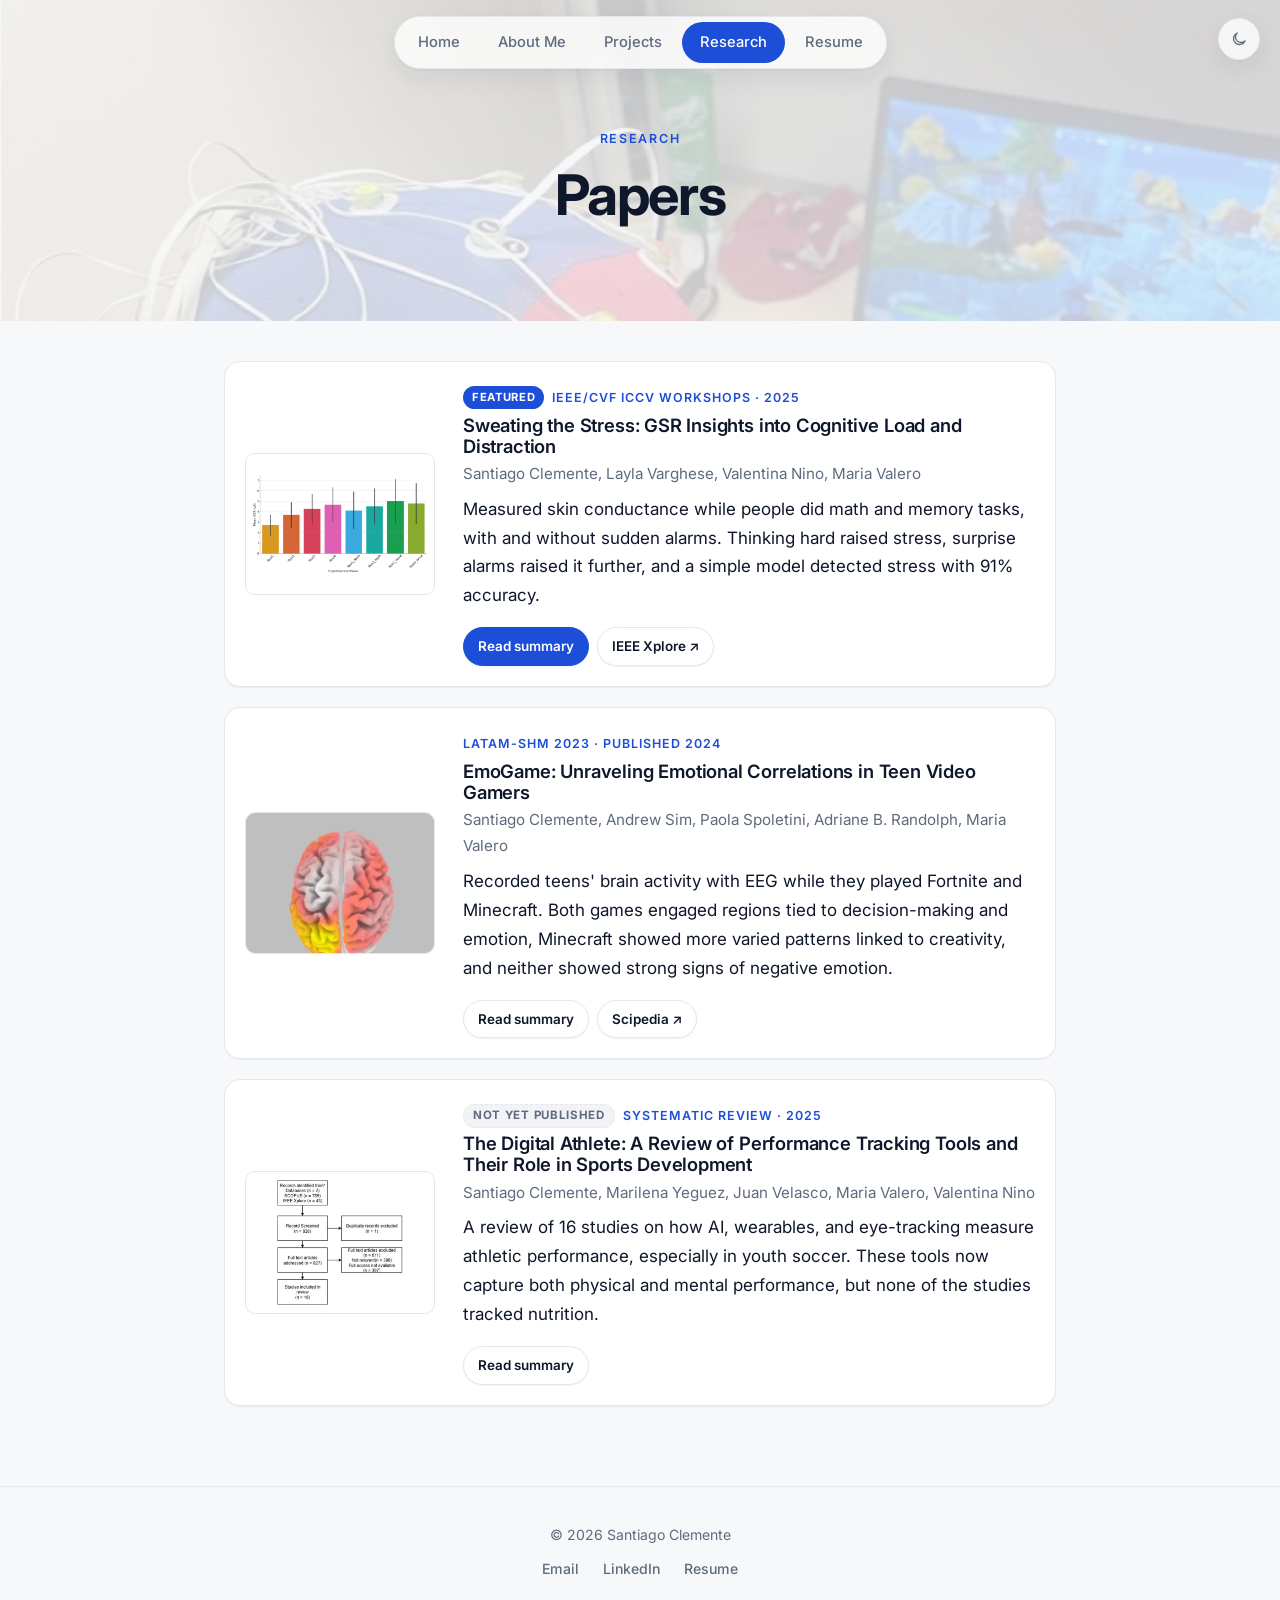
<file: research.html>
<!doctype html>
<html lang="en">
<head>
  <meta charset="utf-8">
  <meta name="viewport" content="width=device-width, initial-scale=1">
  <title>Research | Santiago Clemente</title>
  <meta name="description" content="Research papers by Santiago Clemente, summarized.">
  <link rel="icon" href="assets/favicon.svg" type="image/svg+xml">
  <link rel="preconnect" href="https://fonts.googleapis.com">
  <link rel="preconnect" href="https://fonts.gstatic.com" crossorigin>
  <link href="https://fonts.googleapis.com/css2?family=Inter:wght@400;500;600;700&display=swap" rel="stylesheet">
  <link rel="stylesheet" href="assets/css/style.css?v=58">
  <script>try{var t=localStorage.getItem("theme");if(t==="dark"||t==="light")document.documentElement.setAttribute("data-theme",t)}catch(e){}</script>
</head>
<body data-page="research" data-root="">
  <header id="site-header"></header>

  <main>
    <section class="page-head paper-hero has-photo">
      <div class="paper-hero-bg" style="background-image: url('assets/img/research/emogame-hero.jpg'); background-position: center 30%;" aria-hidden="true"></div>
      <div class="container">
        <span class="eyebrow">Research</span>
        <h1>Papers</h1>
      </div>
    </section>

    <section class="section" style="padding-top: 40px;">
      <div class="container paper-list">
        <article class="paper">
          <a href="research/paper-2.html" class="thumb fig-thumb"><img src="assets/img/research/gsr-phase-means.png" alt="Bar chart of mean GSR per experimental phase"></a>
          <div>
            <span class="venue"><span class="paper-badge">Featured</span>IEEE/CVF ICCV Workshops · 2025</span>
            <h3><a href="research/paper-2.html">Sweating the Stress: GSR Insights into Cognitive Load and Distraction</a></h3>
            <p class="meta">Santiago Clemente, Layla Varghese, Valentina Nino, Maria Valero</p>
            <p>Measured skin conductance while people did math and memory tasks, with and without sudden alarms. Thinking hard raised stress, surprise alarms raised it further, and a simple model detected stress with 91% accuracy.</p>
            <div class="btn-row">
              <a class="btn btn-primary btn-sm" href="research/paper-2.html">Read summary</a>
              <a class="btn btn-sm" href="https://ieeexplore.ieee.org/document/11374558" target="_blank" rel="noopener">IEEE Xplore ↗</a>
            </div>
          </div>
        </article>
        <article class="paper">
          <a href="research/paper-1.html" class="thumb fig-thumb brain-thumb"><img src="assets/img/research/emogame-fm11-minecraft.jpg" alt="Brain activity map from the EmoGame study"></a>
          <div>
            <span class="venue">LATAM-SHM 2023 · Published 2024</span>
            <h3><a href="research/paper-1.html">EmoGame: Unraveling Emotional Correlations in Teen Video Gamers</a></h3>
            <p class="meta">Santiago Clemente, Andrew Sim, Paola Spoletini, Adriane B. Randolph, Maria Valero</p>
            <p>Recorded teens' brain activity with EEG while they played Fortnite and Minecraft. Both games engaged regions tied to decision-making and emotion, Minecraft showed more varied patterns linked to creativity, and neither showed strong signs of negative emotion.</p>
            <div class="btn-row">
              <a class="btn btn-sm" href="research/paper-1.html">Read summary</a>
              <a class="btn btn-sm" href="https://www.scipedia.com/public/Clemente_et_al_2024a" target="_blank" rel="noopener">Scipedia ↗</a>
            </div>
          </div>
        </article>
        <article class="paper">
          <a href="research/paper-3.html" class="thumb fig-thumb"><img src="assets/img/research/athlete-prisma.jpg" alt="PRISMA study selection diagram"></a>
          <div>
            <span class="venue"><span class="paper-badge muted">Not yet published</span>Systematic review · 2025</span>
            <h3><a href="research/paper-3.html">The Digital Athlete: A Review of Performance Tracking Tools and Their Role in Sports Development</a></h3>
            <p class="meta">Santiago Clemente, Marilena Yeguez, Juan Velasco, Maria Valero, Valentina Nino</p>
            <p>A review of 16 studies on how AI, wearables, and eye-tracking measure athletic performance, especially in youth soccer. These tools now capture both physical and mental performance, but none of the studies tracked nutrition.</p>
            <div class="btn-row">
              <a class="btn btn-sm" href="research/paper-3.html">Read summary</a>
            </div>
          </div>
        </article>
      </div>
    </section>
  </main>

  <footer id="site-footer"></footer>
  <script src="assets/js/site.js?v=58"></script>
</body>
</html>
</file>
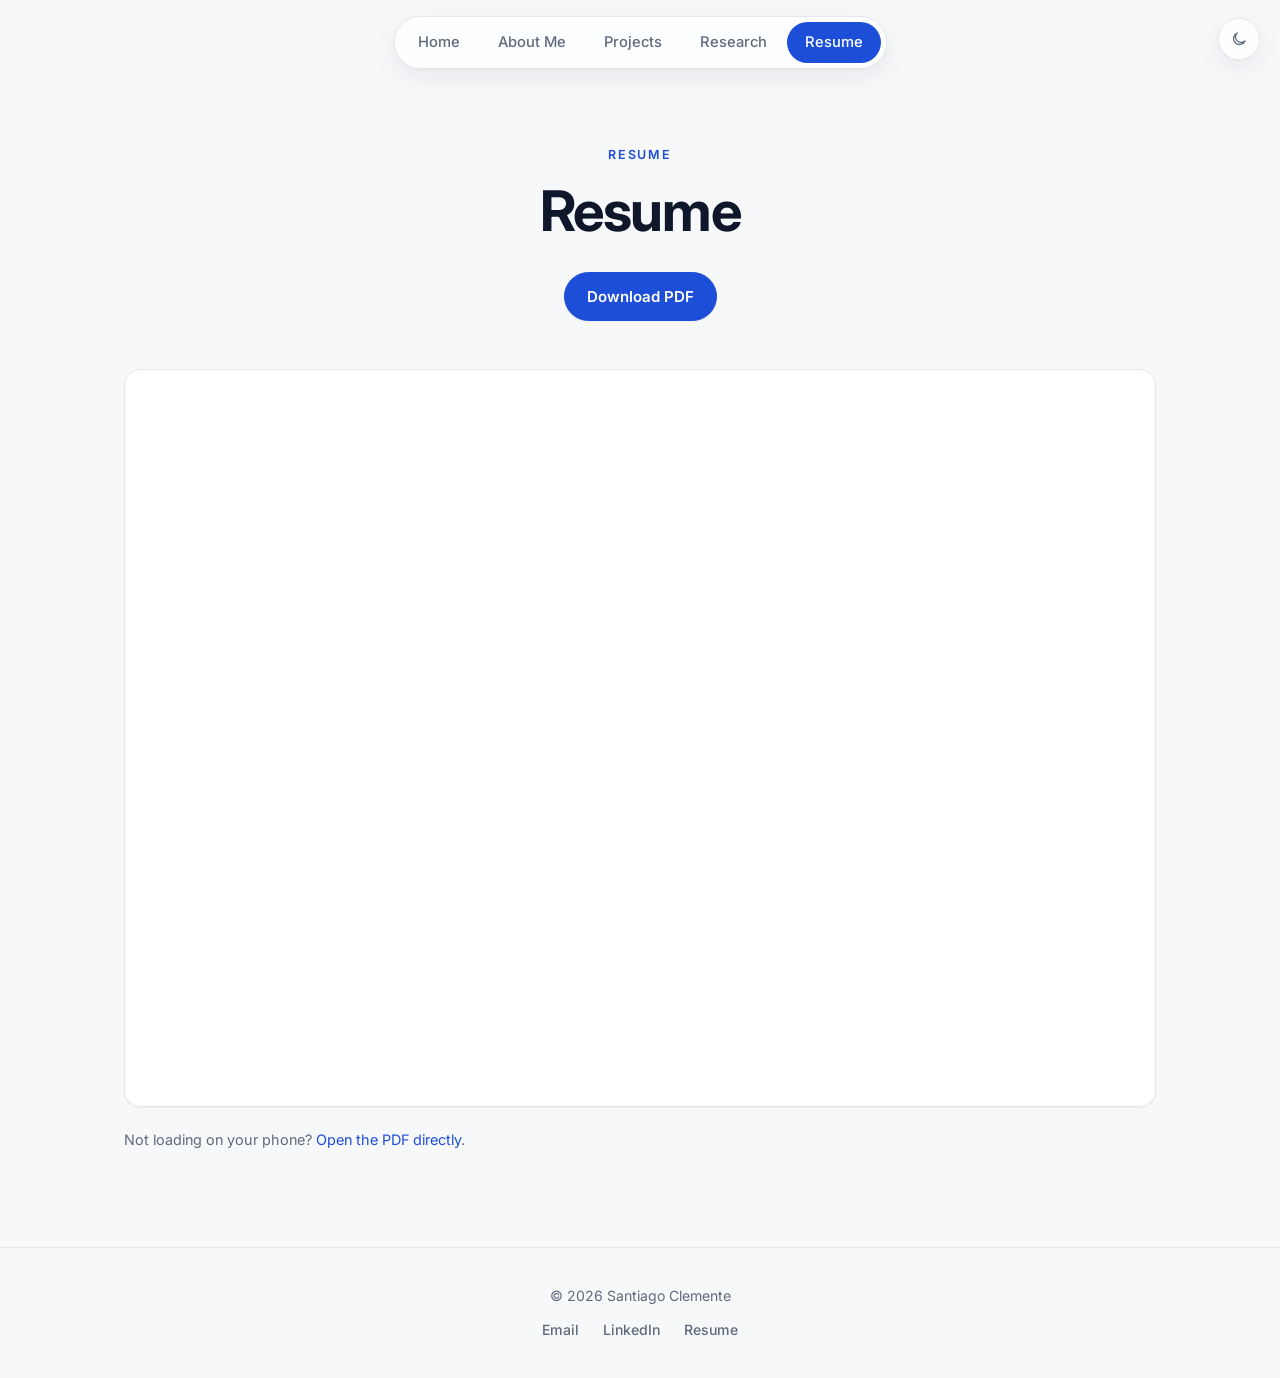
<file: resume.html>
<!doctype html>
<html lang="en">
<head>
  <meta charset="utf-8">
  <meta name="viewport" content="width=device-width, initial-scale=1">
  <title>Resume | Santiago Clemente</title>
  <meta name="description" content="Resume of Santiago Clemente.">
  <link rel="icon" href="assets/favicon.svg" type="image/svg+xml">
  <link rel="preconnect" href="https://fonts.googleapis.com">
  <link rel="preconnect" href="https://fonts.gstatic.com" crossorigin>
  <link href="https://fonts.googleapis.com/css2?family=Inter:wght@400;500;600;700&display=swap" rel="stylesheet">
  <link rel="stylesheet" href="assets/css/style.css?v=58">
  <script>try{var t=localStorage.getItem("theme");if(t==="dark"||t==="light")document.documentElement.setAttribute("data-theme",t)}catch(e){}</script>
</head>
<body data-page="resume" data-root="">
  <header id="site-header"></header>

  <main>
    <section class="page-head">
      <div class="container">
        <span class="eyebrow">Resume</span>
        <h1>Resume</h1>
        <div class="btn-row" style="justify-content:center; margin-top:20px;">
          <a class="btn btn-primary" id="resume-download" href="assets/resume.pdf" download>Download PDF</a>
        </div>
      </div>
    </section>

    <section class="section" style="padding-top: 8px;">
      <div class="container">
        <!-- Drop your resume at assets/resume.pdf and it shows up here automatically. -->
        <div id="resume-slot">
          <div class="placeholder resume-frame">Resume PDF goes here<br>assets/resume.pdf</div>
        </div>
      </div>
    </section>
  </main>

  <footer id="site-footer"></footer>
  <script src="assets/js/site.js?v=58"></script>
  <script>
    // Show the embedded PDF only once assets/resume.pdf exists.
    fetch("assets/resume.pdf", { method: "HEAD" }).then(function (r) {
      if (!r.ok) { document.getElementById("resume-download").style.display = "none"; return; }
      document.getElementById("resume-slot").innerHTML =
        '<iframe class="resume-frame" src="assets/resume.pdf" title="Santiago Clemente resume"></iframe>' +
        '<p style="margin-top:12px;color:var(--muted);font-size:.9rem;">Not loading on your phone? <a href="assets/resume.pdf">Open the PDF directly</a>.</p>';
    }).catch(function () {
      document.getElementById("resume-download").style.display = "none";
    });
  </script>
</body>
</html>
</file>
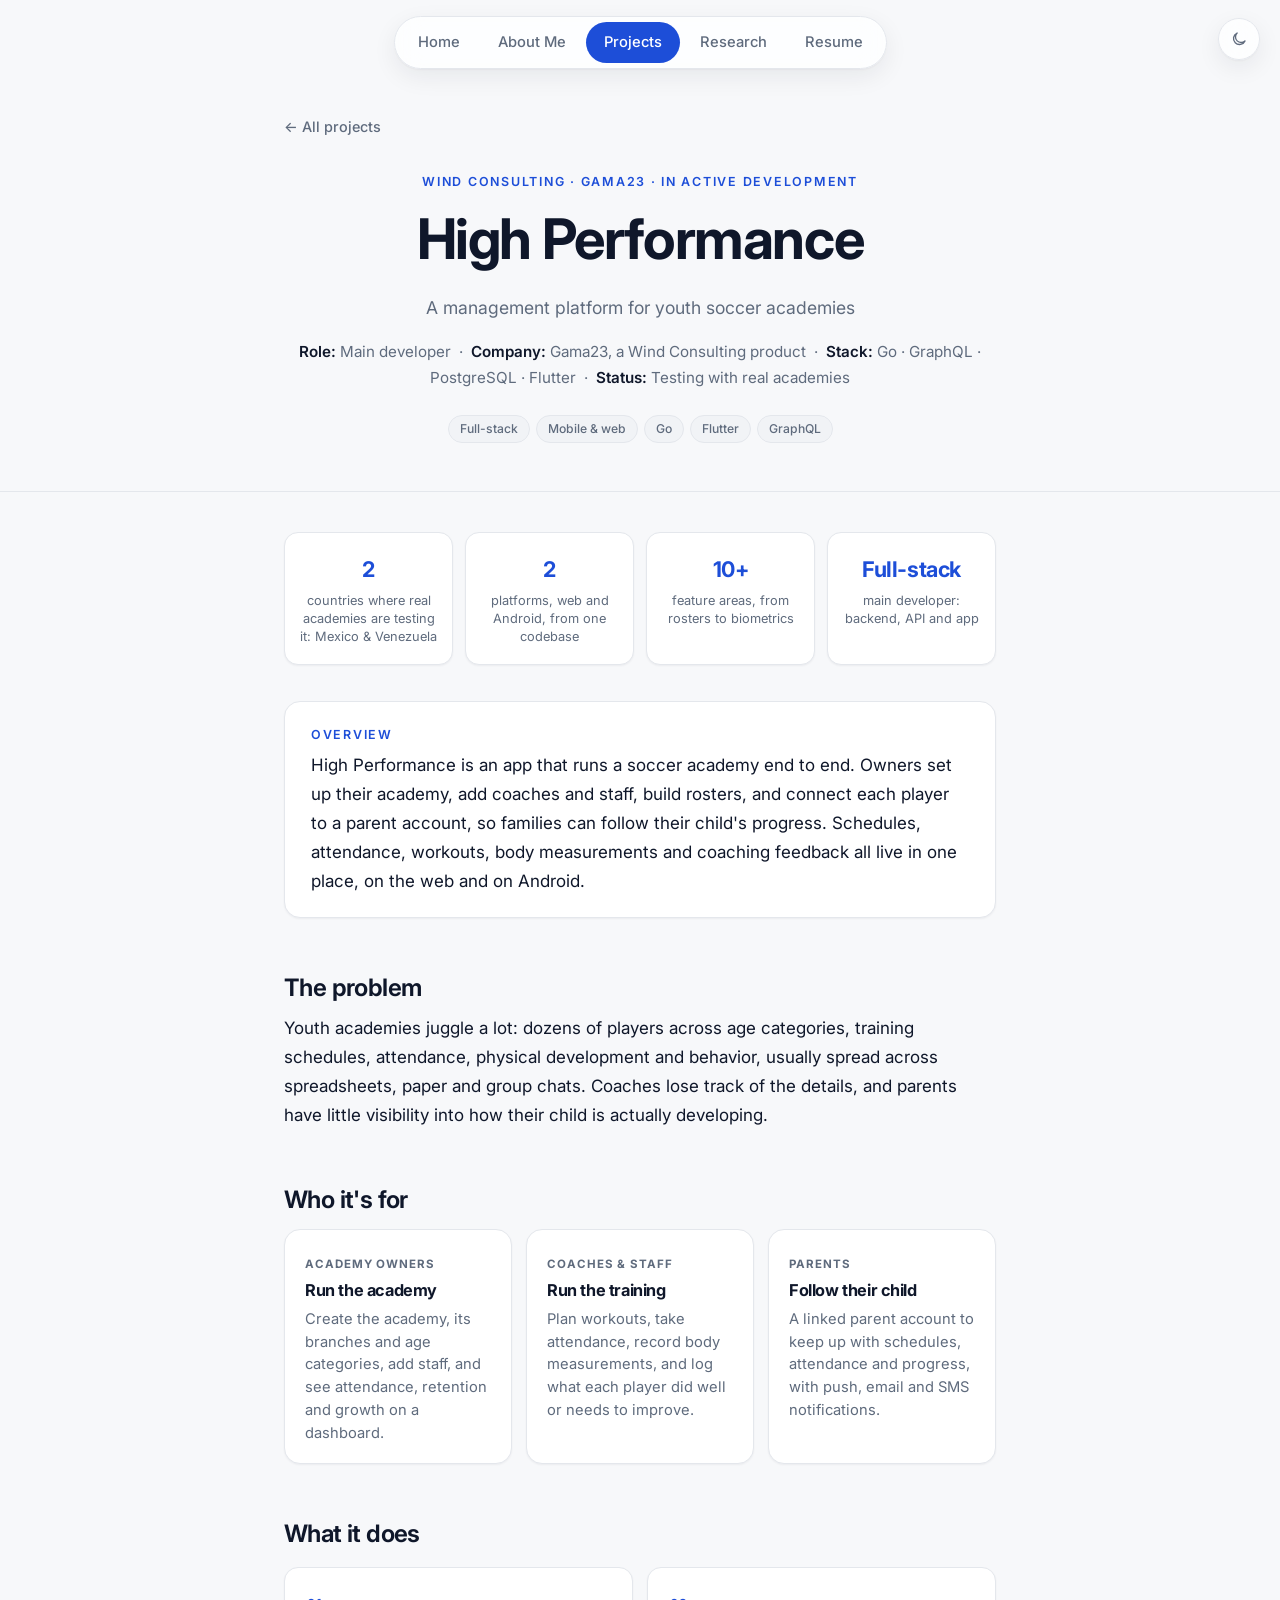
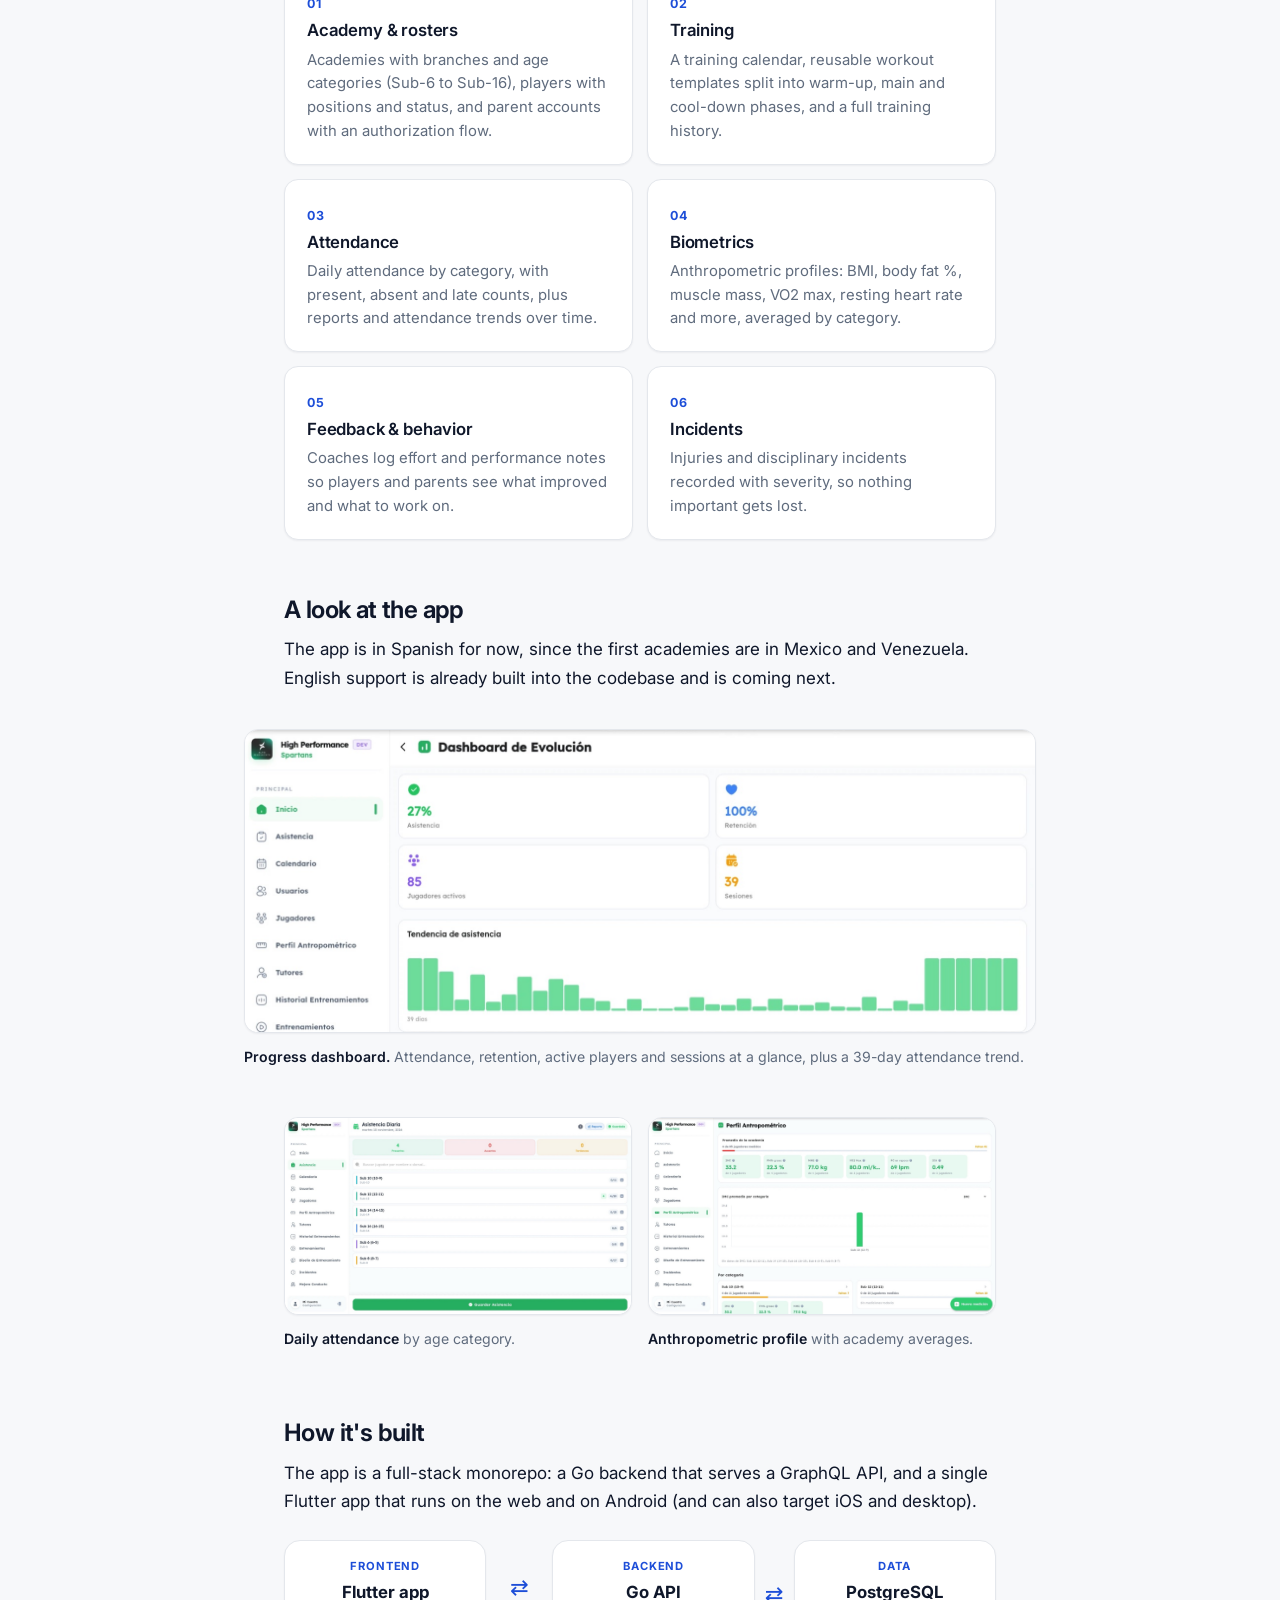
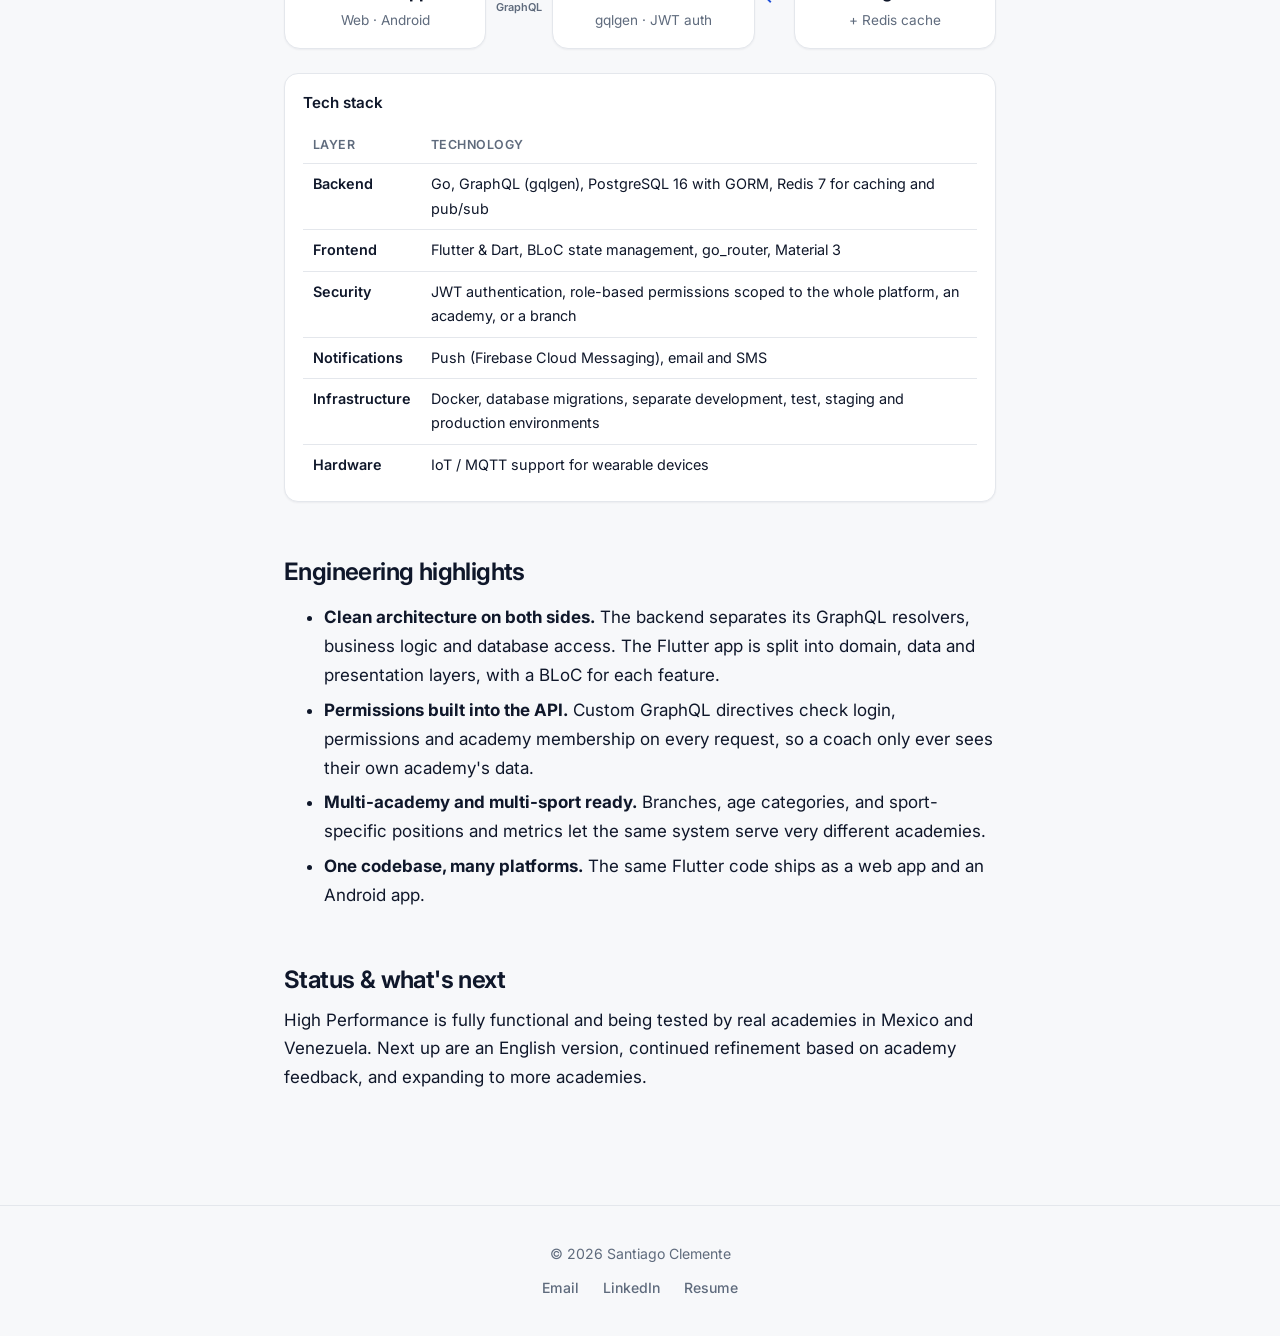
<file: projects/project-1.html>
<!doctype html>
<html lang="en">
<head>
  <meta charset="utf-8">
  <meta name="viewport" content="width=device-width, initial-scale=1">
  <title>High Performance | Santiago Clemente</title>
  <meta name="description" content="High Performance: a web and Android app for managing youth soccer academies, built with Go, GraphQL and Flutter. Santiago Clemente is the main developer.">
  <link rel="icon" href="../assets/favicon.svg" type="image/svg+xml">
  <link rel="preconnect" href="https://fonts.googleapis.com">
  <link rel="preconnect" href="https://fonts.gstatic.com" crossorigin>
  <link href="https://fonts.googleapis.com/css2?family=Inter:wght@400;500;600;700&display=swap" rel="stylesheet">
  <link rel="stylesheet" href="../assets/css/style.css?v=58">
  <script>try{var t=localStorage.getItem("theme");if(t==="dark"||t==="light")document.documentElement.setAttribute("data-theme",t)}catch(e){}</script>
</head>
<body data-page="projects" data-root="../">
  <header id="site-header"></header>

  <main>
    <section class="paper-hero">
      <div class="container narrow">
        <a class="back" href="../projects.html">← All projects</a>
        <span class="eyebrow">Wind Consulting · Gama23 · In active development</span>
        <h1>High Performance</h1>
        <p class="subtitle">A management platform for youth soccer academies</p>
        <p class="meta"><strong>Role:</strong> Main developer &nbsp;·&nbsp; <strong>Company:</strong> Gama23, a Wind Consulting product &nbsp;·&nbsp; <strong>Stack:</strong> Go · GraphQL · PostgreSQL · Flutter &nbsp;·&nbsp; <strong>Status:</strong> Testing with real academies</p>
        <ul class="tags" style="justify-content:center;"><li class="tag">Full-stack</li><li class="tag">Mobile &amp; web</li><li class="tag">Go</li><li class="tag">Flutter</li><li class="tag">GraphQL</li></ul>
      </div>
    </section>

    <article class="article article-after-hero">
      <div class="container narrow">

        <div class="stats">
          <div class="stat"><span class="stat-num">2</span><span class="stat-label">countries where real academies are testing it: Mexico &amp; Venezuela</span></div>
          <div class="stat"><span class="stat-num">2</span><span class="stat-label">platforms, web and Android, from one codebase</span></div>
          <div class="stat"><span class="stat-num">10+</span><span class="stat-label">feature areas, from rosters to biometrics</span></div>
          <div class="stat"><span class="stat-num">Full-stack</span><span class="stat-label">main developer: backend, API and app</span></div>
        </div>

        <div class="tldr">
          <span class="eyebrow">Overview</span>
          <p>High Performance is an app that runs a soccer academy end to end. Owners set up their academy, add coaches and staff, build rosters, and connect each player to a parent account, so families can follow their child's progress. Schedules, attendance, workouts, body measurements and coaching feedback all live in one place, on the web and on Android.</p>
        </div>

        <h2>The problem</h2>
        <p>Youth academies juggle a lot: dozens of players across age categories, training schedules, attendance, physical development and behavior, usually spread across spreadsheets, paper and group chats. Coaches lose track of the details, and parents have little visibility into how their child is actually developing.</p>

        <h2>Who it's for</h2>
        <div class="gap-grid">
          <div class="gap-card"><span class="gap-label">Academy owners</span><h4>Run the academy</h4><p>Create the academy, its branches and age categories, add staff, and see attendance, retention and growth on a dashboard.</p></div>
          <div class="gap-card"><span class="gap-label">Coaches &amp; staff</span><h4>Run the training</h4><p>Plan workouts, take attendance, record body measurements, and log what each player did well or needs to improve.</p></div>
          <div class="gap-card"><span class="gap-label">Parents</span><h4>Follow their child</h4><p>A linked parent account to keep up with schedules, attendance and progress, with push, email and SMS notifications.</p></div>
        </div>

        <h2>What it does</h2>
        <div class="finding-grid">
          <div class="finding"><span class="finding-num">01</span><h3>Academy &amp; rosters</h3><p>Academies with branches and age categories (Sub-6 to Sub-16), players with positions and status, and parent accounts with an authorization flow.</p></div>
          <div class="finding"><span class="finding-num">02</span><h3>Training</h3><p>A training calendar, reusable workout templates split into warm-up, main and cool-down phases, and a full training history.</p></div>
          <div class="finding"><span class="finding-num">03</span><h3>Attendance</h3><p>Daily attendance by category, with present, absent and late counts, plus reports and attendance trends over time.</p></div>
          <div class="finding"><span class="finding-num">04</span><h3>Biometrics</h3><p>Anthropometric profiles: BMI, body fat %, muscle mass, VO2 max, resting heart rate and more, averaged by category.</p></div>
          <div class="finding"><span class="finding-num">05</span><h3>Feedback &amp; behavior</h3><p>Coaches log effort and performance notes so players and parents see what improved and what to work on.</p></div>
          <div class="finding"><span class="finding-num">06</span><h3>Incidents</h3><p>Injuries and disciplinary incidents recorded with severity, so nothing important gets lost.</p></div>
        </div>

        <h2>A look at the app</h2>
        <p>The app is in Spanish for now, since the first academies are in Mexico and Venezuela. English support is already built into the codebase and is coming next.</p>
        <figure class="figure wide">
          <div class="fig-frame photo"><img src="../assets/img/projects/highp-dashboard.jpg" alt="Academy dashboard showing attendance rate, retention, 85 active players, 39 sessions, and a 39-day attendance trend chart" loading="lazy"></div>
          <figcaption><strong>Progress dashboard.</strong> Attendance, retention, active players and sessions at a glance, plus a 39-day attendance trend.</figcaption>
        </figure>
        <div class="fig-pair">
          <figure class="figure">
            <div class="fig-frame photo"><img src="../assets/img/projects/highp-attendance.jpg" alt="Daily attendance screen with present, absent and late counters and a list of age categories" loading="lazy"></div>
            <figcaption><strong>Daily attendance</strong> by age category.</figcaption>
          </figure>
          <figure class="figure">
            <div class="fig-frame photo"><img src="../assets/img/projects/highp-anthropometric.jpg" alt="Anthropometric profile screen with academy averages for BMI, body fat, muscle mass, VO2 max and resting heart rate" loading="lazy"></div>
            <figcaption><strong>Anthropometric profile</strong> with academy averages.</figcaption>
          </figure>
        </div>

        <h2>How it's built</h2>
        <p>The app is a full-stack monorepo: a Go backend that serves a GraphQL API, and a single Flutter app that runs on the web and on Android (and can also target iOS and desktop).</p>

        <div class="arch" aria-label="Architecture: Flutter app talks to a Go GraphQL API, which uses PostgreSQL and Redis">
          <div class="arch-box"><span class="arch-label">Frontend</span><strong>Flutter app</strong><span>Web · Android</span></div>
          <div class="arch-arrow" aria-hidden="true">⇄<small>GraphQL</small></div>
          <div class="arch-box"><span class="arch-label">Backend</span><strong>Go API</strong><span>gqlgen · JWT auth</span></div>
          <div class="arch-arrow" aria-hidden="true">⇄</div>
          <div class="arch-box"><span class="arch-label">Data</span><strong>PostgreSQL</strong><span>+ Redis cache</span></div>
        </div>

        <div class="table-card" style="margin: 24px 0;">
          <table class="data-table text-table">
            <caption>Tech stack</caption>
            <thead><tr><th>Layer</th><th>Technology</th></tr></thead>
            <tbody>
              <tr><td>Backend</td><td>Go, GraphQL (gqlgen), PostgreSQL 16 with GORM, Redis 7 for caching and pub/sub</td></tr>
              <tr><td>Frontend</td><td>Flutter &amp; Dart, BLoC state management, go_router, Material 3</td></tr>
              <tr><td>Security</td><td>JWT authentication, role-based permissions scoped to the whole platform, an academy, or a branch</td></tr>
              <tr><td>Notifications</td><td>Push (Firebase Cloud Messaging), email and SMS</td></tr>
              <tr><td>Infrastructure</td><td>Docker, database migrations, separate development, test, staging and production environments</td></tr>
              <tr><td>Hardware</td><td>IoT / MQTT support for wearable devices</td></tr>
            </tbody>
          </table>
        </div>

        <h2>Engineering highlights</h2>
        <ul class="why">
          <li><strong>Clean architecture on both sides.</strong> The backend separates its GraphQL resolvers, business logic and database access. The Flutter app is split into domain, data and presentation layers, with a BLoC for each feature.</li>
          <li><strong>Permissions built into the API.</strong> Custom GraphQL directives check login, permissions and academy membership on every request, so a coach only ever sees their own academy's data.</li>
          <li><strong>Multi-academy and multi-sport ready.</strong> Branches, age categories, and sport-specific positions and metrics let the same system serve very different academies.</li>
          <li><strong>One codebase, many platforms.</strong> The same Flutter code ships as a web app and an Android app.</li>
        </ul>

        <h2>Status &amp; what's next</h2>
        <p>High Performance is fully functional and being tested by real academies in Mexico and Venezuela. Next up are an English version, continued refinement based on academy feedback, and expanding to more academies.</p>

      </div>
    </article>
  </main>

  <footer id="site-footer"></footer>
  <script src="../assets/js/site.js?v=58"></script>
</body>
</html>
</file>
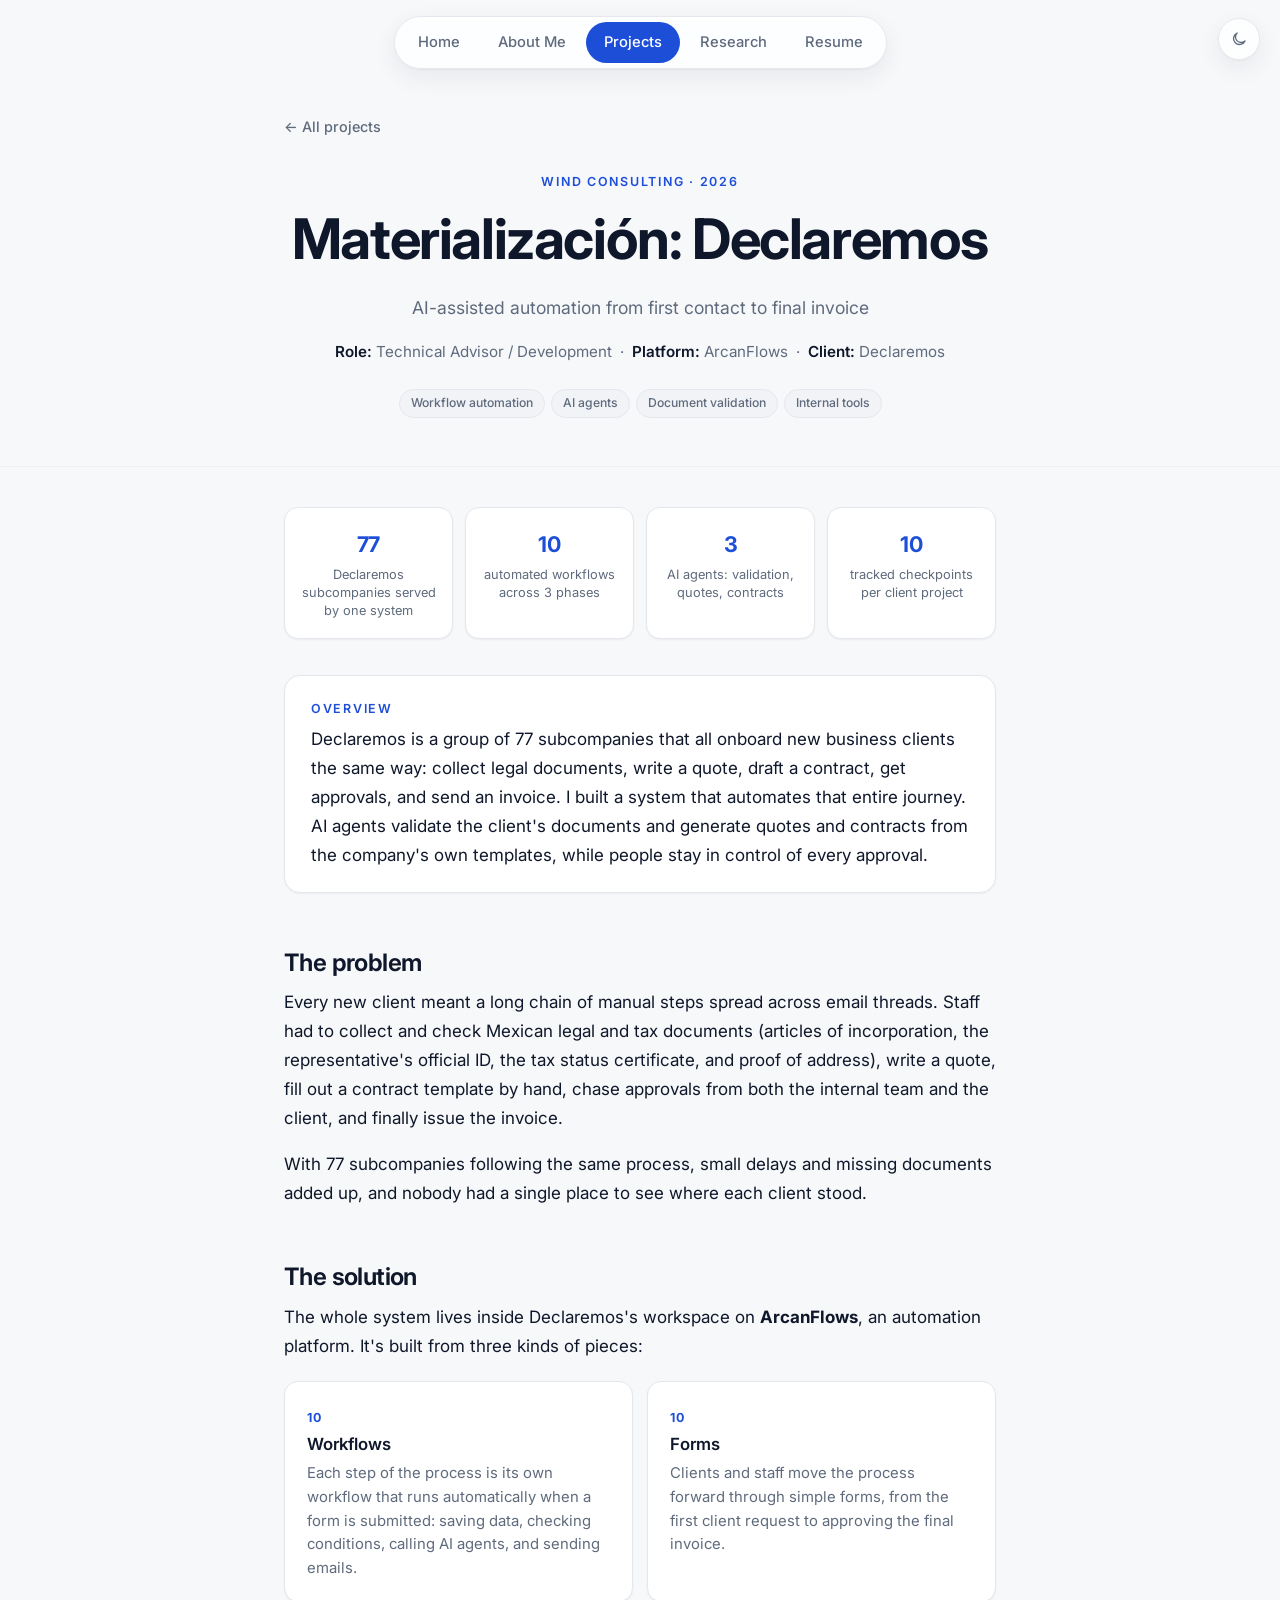
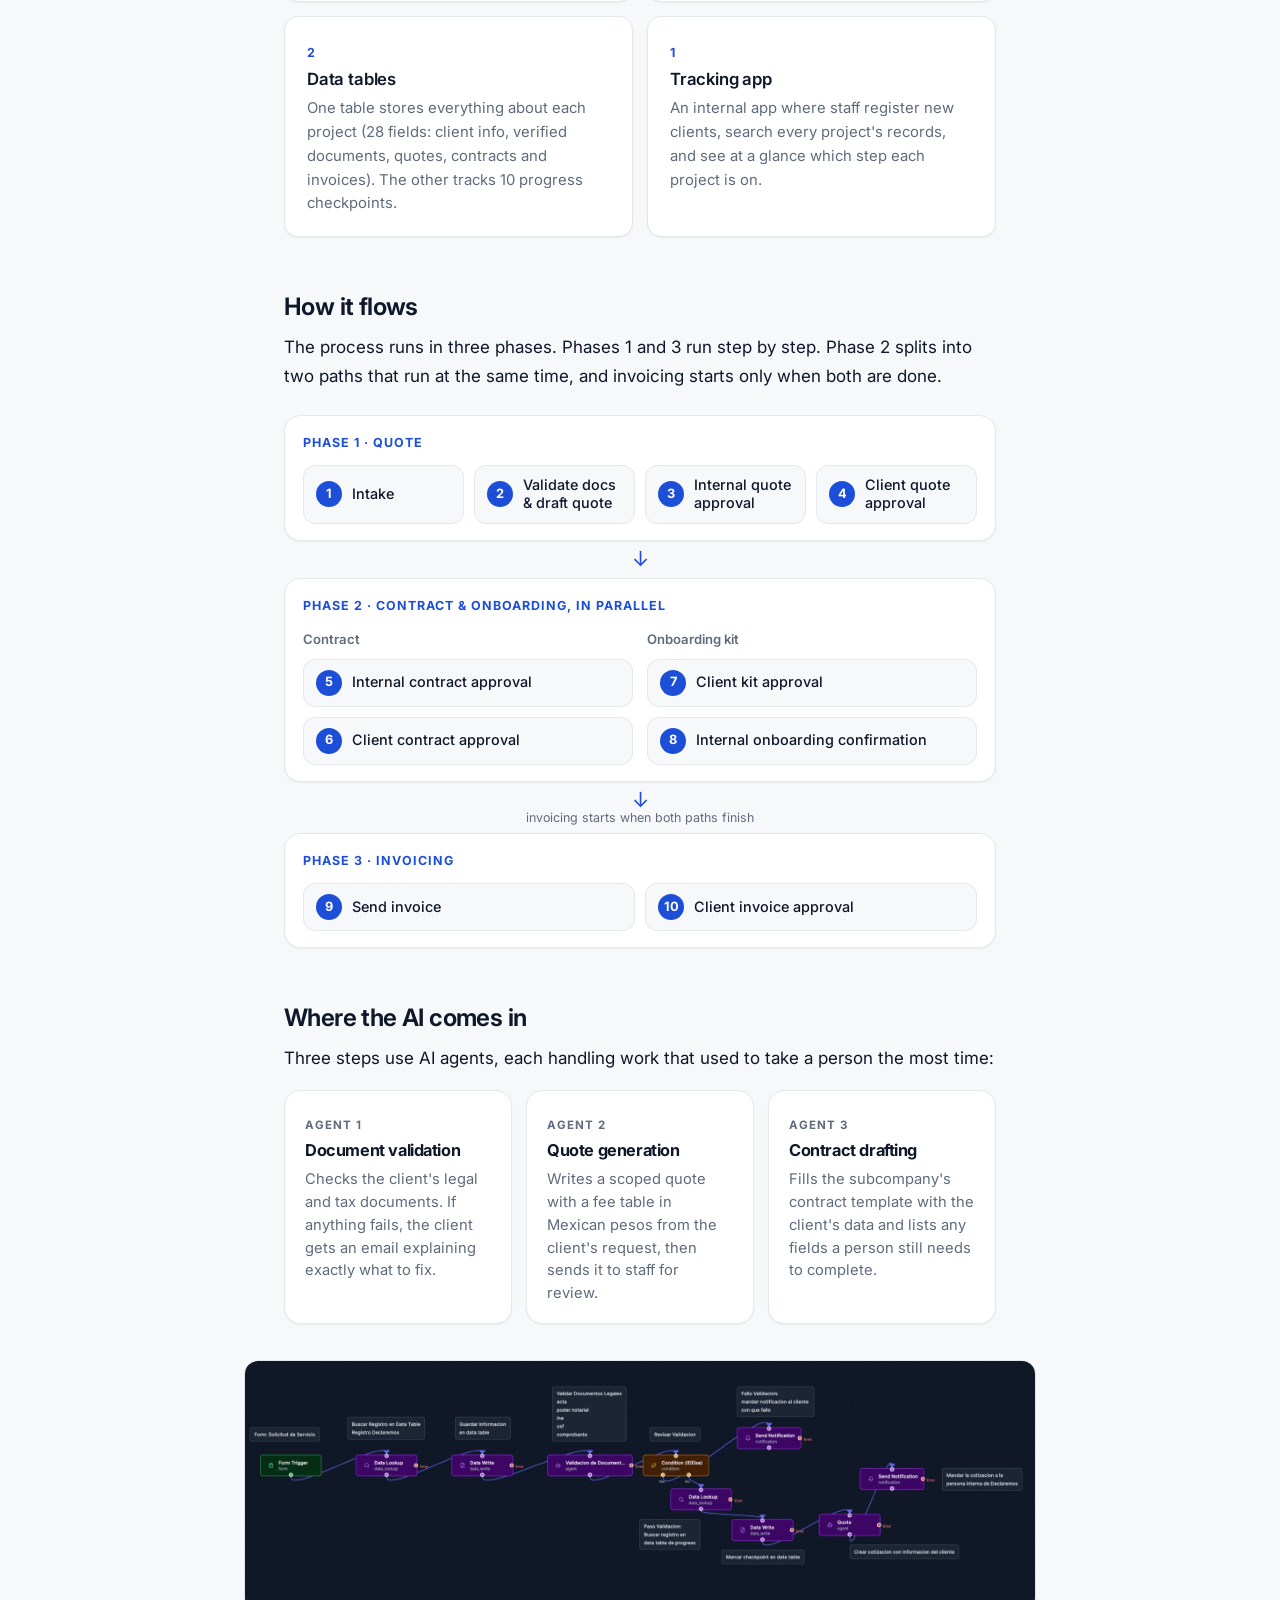
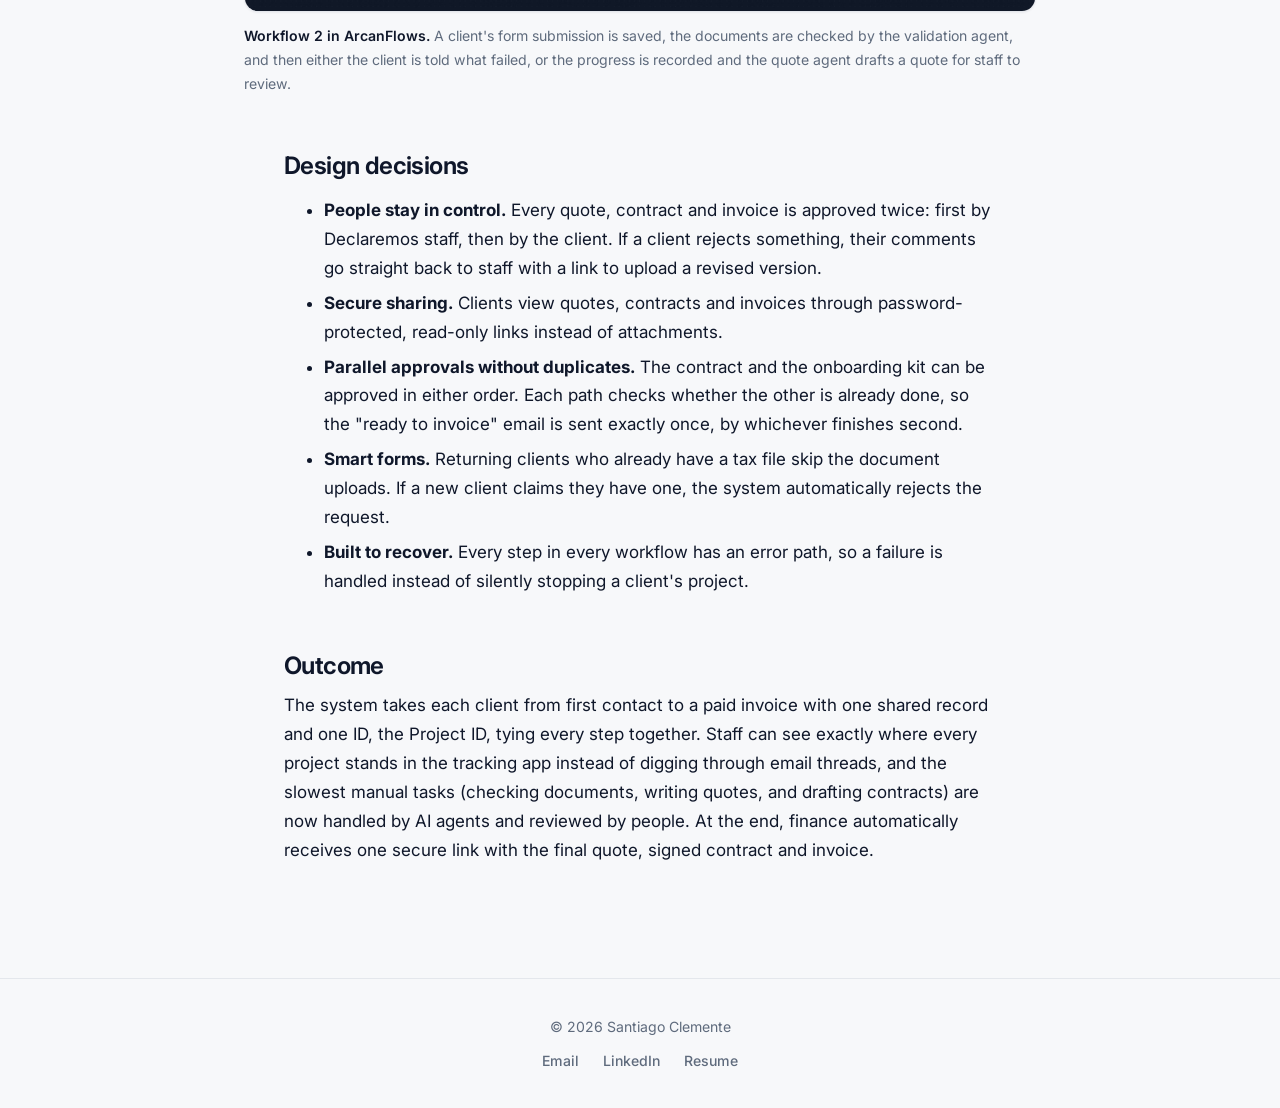
<file: projects/project-2.html>
<!doctype html>
<html lang="en">
<head>
  <meta charset="utf-8">
  <meta name="viewport" content="width=device-width, initial-scale=1">
  <title>Materialización: Declaremos | Santiago Clemente</title>
  <meta name="description" content="An AI-assisted automation system that takes Declaremos clients from first contact to invoice: document validation, quotes, contracts, onboarding and billing.">
  <link rel="icon" href="../assets/favicon.svg" type="image/svg+xml">
  <link rel="preconnect" href="https://fonts.googleapis.com">
  <link rel="preconnect" href="https://fonts.gstatic.com" crossorigin>
  <link href="https://fonts.googleapis.com/css2?family=Inter:wght@400;500;600;700&display=swap" rel="stylesheet">
  <link rel="stylesheet" href="../assets/css/style.css?v=58">
  <script>try{var t=localStorage.getItem("theme");if(t==="dark"||t==="light")document.documentElement.setAttribute("data-theme",t)}catch(e){}</script>
</head>
<body data-page="projects" data-root="../">
  <header id="site-header"></header>

  <main>
    <section class="paper-hero">
      <div class="container narrow">
        <a class="back" href="../projects.html">← All projects</a>
        <span class="eyebrow">Wind Consulting · 2026</span>
        <h1>Materialización: Declaremos</h1>
        <p class="subtitle">AI-assisted automation from first contact to final invoice</p>
        <p class="meta"><strong>Role:</strong> Technical Advisor / Development &nbsp;·&nbsp; <strong>Platform:</strong> ArcanFlows &nbsp;·&nbsp; <strong>Client:</strong> Declaremos</p>
        <ul class="tags" style="justify-content:center;"><li class="tag">Workflow automation</li><li class="tag">AI agents</li><li class="tag">Document validation</li><li class="tag">Internal tools</li></ul>
      </div>
    </section>

    <article class="article article-after-hero">
      <div class="container narrow">

        <div class="stats">
          <div class="stat"><span class="stat-num">77</span><span class="stat-label">Declaremos subcompanies served by one system</span></div>
          <div class="stat"><span class="stat-num">10</span><span class="stat-label">automated workflows across 3 phases</span></div>
          <div class="stat"><span class="stat-num">3</span><span class="stat-label">AI agents: validation, quotes, contracts</span></div>
          <div class="stat"><span class="stat-num">10</span><span class="stat-label">tracked checkpoints per client project</span></div>
        </div>

        <div class="tldr">
          <span class="eyebrow">Overview</span>
          <p>Declaremos is a group of 77 subcompanies that all onboard new business clients the same way: collect legal documents, write a quote, draft a contract, get approvals, and send an invoice. I built a system that automates that entire journey. AI agents validate the client's documents and generate quotes and contracts from the company's own templates, while people stay in control of every approval.</p>
        </div>

        <h2>The problem</h2>
        <p>Every new client meant a long chain of manual steps spread across email threads. Staff had to collect and check Mexican legal and tax documents (articles of incorporation, the representative's official ID, the tax status certificate, and proof of address), write a quote, fill out a contract template by hand, chase approvals from both the internal team and the client, and finally issue the invoice.</p>
        <p>With 77 subcompanies following the same process, small delays and missing documents added up, and nobody had a single place to see where each client stood.</p>

        <h2>The solution</h2>
        <p>The whole system lives inside Declaremos's workspace on <strong>ArcanFlows</strong>, an automation platform. It's built from three kinds of pieces:</p>
        <div class="finding-grid">
          <div class="finding">
            <span class="finding-num">10</span>
            <h3>Workflows</h3>
            <p>Each step of the process is its own workflow that runs automatically when a form is submitted: saving data, checking conditions, calling AI agents, and sending emails.</p>
          </div>
          <div class="finding">
            <span class="finding-num">10</span>
            <h3>Forms</h3>
            <p>Clients and staff move the process forward through simple forms, from the first client request to approving the final invoice.</p>
          </div>
          <div class="finding">
            <span class="finding-num">2</span>
            <h3>Data tables</h3>
            <p>One table stores everything about each project (28 fields: client info, verified documents, quotes, contracts and invoices). The other tracks 10 progress checkpoints.</p>
          </div>
          <div class="finding">
            <span class="finding-num">1</span>
            <h3>Tracking app</h3>
            <p>An internal app where staff register new clients, search every project's records, and see at a glance which step each project is on.</p>
          </div>
        </div>

        <h2>How it flows</h2>
        <p>The process runs in three phases. Phases 1 and 3 run step by step. Phase 2 splits into two paths that run at the same time, and invoicing starts only when both are done.</p>

        <div class="flowmap" aria-label="Workflow map: three phases, ten workflows">
          <div class="flow-phase">
            <span class="flow-phase-title">Phase 1 · Quote</span>
            <ol class="flow-steps">
              <li><b>1</b>Intake</li>
              <li><b>2</b>Validate docs &amp; draft quote</li>
              <li><b>3</b>Internal quote approval</li>
              <li><b>4</b>Client quote approval</li>
            </ol>
          </div>
          <div class="flow-arrow" aria-hidden="true">↓</div>
          <div class="flow-phase">
            <span class="flow-phase-title">Phase 2 · Contract &amp; onboarding, in parallel</span>
            <div class="flow-parallel">
              <div>
                <span class="flow-lane">Contract</span>
                <ol class="flow-steps">
                  <li><b>5</b>Internal contract approval</li>
                  <li><b>6</b>Client contract approval</li>
                </ol>
              </div>
              <div>
                <span class="flow-lane">Onboarding kit</span>
                <ol class="flow-steps">
                  <li><b>7</b>Client kit approval</li>
                  <li><b>8</b>Internal onboarding confirmation</li>
                </ol>
              </div>
            </div>
          </div>
          <div class="flow-arrow" aria-hidden="true">↓ <span>invoicing starts when both paths finish</span></div>
          <div class="flow-phase">
            <span class="flow-phase-title">Phase 3 · Invoicing</span>
            <ol class="flow-steps">
              <li><b>9</b>Send invoice</li>
              <li><b>10</b>Client invoice approval</li>
            </ol>
          </div>
        </div>

        <h2>Where the AI comes in</h2>
        <p>Three steps use AI agents, each handling work that used to take a person the most time:</p>
        <div class="gap-grid">
          <div class="gap-card"><span class="gap-label">Agent 1</span><h4>Document validation</h4><p>Checks the client's legal and tax documents. If anything fails, the client gets an email explaining exactly what to fix.</p></div>
          <div class="gap-card"><span class="gap-label">Agent 2</span><h4>Quote generation</h4><p>Writes a scoped quote with a fee table in Mexican pesos from the client's request, then sends it to staff for review.</p></div>
          <div class="gap-card"><span class="gap-label">Agent 3</span><h4>Contract drafting</h4><p>Fills the subcompany's contract template with the client's data and lists any fields a person still needs to complete.</p></div>
        </div>

        <figure class="figure wide">
          <div class="fig-frame photo"><img src="../assets/img/projects/declaremos-workflow.jpg" alt="Workflow canvas in ArcanFlows: form trigger, data lookup and write, a document validation agent, a condition branch, a quote agent, and email notifications" loading="lazy"></div>
          <figcaption><strong>Workflow 2 in ArcanFlows.</strong> A client's form submission is saved, the documents are checked by the validation agent, and then either the client is told what failed, or the progress is recorded and the quote agent drafts a quote for staff to review.</figcaption>
        </figure>

        <h2>Design decisions</h2>
        <ul class="why">
          <li><strong>People stay in control.</strong> Every quote, contract and invoice is approved twice: first by Declaremos staff, then by the client. If a client rejects something, their comments go straight back to staff with a link to upload a revised version.</li>
          <li><strong>Secure sharing.</strong> Clients view quotes, contracts and invoices through password-protected, read-only links instead of attachments.</li>
          <li><strong>Parallel approvals without duplicates.</strong> The contract and the onboarding kit can be approved in either order. Each path checks whether the other is already done, so the "ready to invoice" email is sent exactly once, by whichever finishes second.</li>
          <li><strong>Smart forms.</strong> Returning clients who already have a tax file skip the document uploads. If a new client claims they have one, the system automatically rejects the request.</li>
          <li><strong>Built to recover.</strong> Every step in every workflow has an error path, so a failure is handled instead of silently stopping a client's project.</li>
        </ul>

        <h2>Outcome</h2>
        <p>The system takes each client from first contact to a paid invoice with one shared record and one ID, the Project ID, tying every step together. Staff can see exactly where every project stands in the tracking app instead of digging through email threads, and the slowest manual tasks (checking documents, writing quotes, and drafting contracts) are now handled by AI agents and reviewed by people. At the end, finance automatically receives one secure link with the final quote, signed contract and invoice.</p>

      </div>
    </article>
  </main>

  <footer id="site-footer"></footer>
  <script src="../assets/js/site.js?v=58"></script>
</body>
</html>
</file>
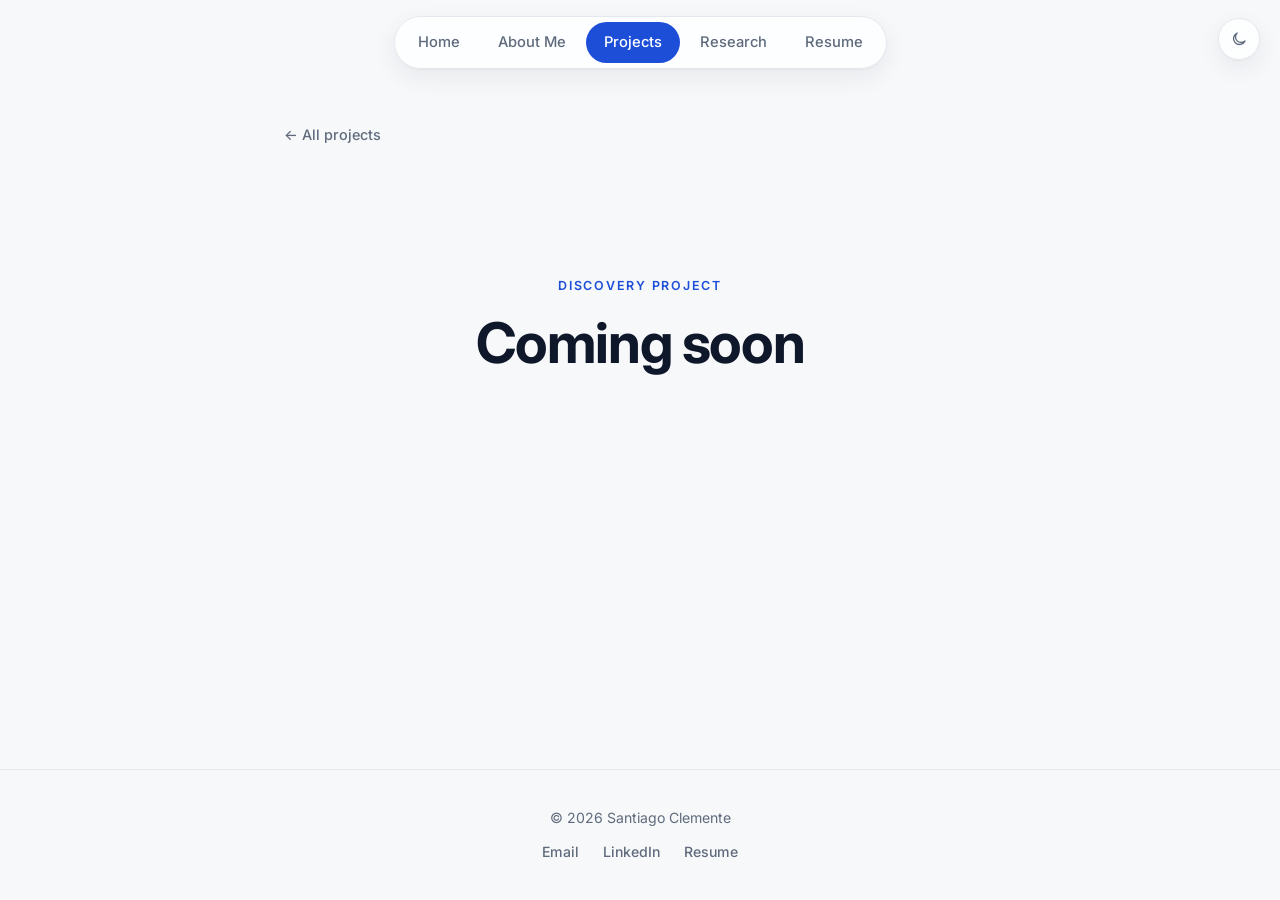
<file: projects/project-3.html>
<!doctype html>
<html lang="en">
<head>
  <meta charset="utf-8">
  <meta name="viewport" content="width=device-width, initial-scale=1">
  <title>Discovery Project | Santiago Clemente</title>
  <meta name="description" content="Santiago Clemente's ECE Discovery Project. Coming soon.">
  <link rel="icon" href="../assets/favicon.svg" type="image/svg+xml">
  <link rel="preconnect" href="https://fonts.googleapis.com">
  <link rel="preconnect" href="https://fonts.gstatic.com" crossorigin>
  <link href="https://fonts.googleapis.com/css2?family=Inter:wght@400;500;600;700&display=swap" rel="stylesheet">
  <link rel="stylesheet" href="../assets/css/style.css?v=58">
  <script>try{var t=localStorage.getItem("theme");if(t==="dark"||t==="light")document.documentElement.setAttribute("data-theme",t)}catch(e){}</script>
</head>
<body data-page="projects" data-root="../">
  <header id="site-header"></header>

  <main>
    <section class="soon-page">
      <div class="container narrow">
        <a class="back" href="../projects.html">← All projects</a>
        <div class="soon-box">
          <span class="eyebrow">Discovery Project</span>
          <h1>Coming soon</h1>
        </div>
      </div>
    </section>
  </main>

  <footer id="site-footer"></footer>
  <script src="../assets/js/site.js?v=58"></script>
</body>
</html>
</file>
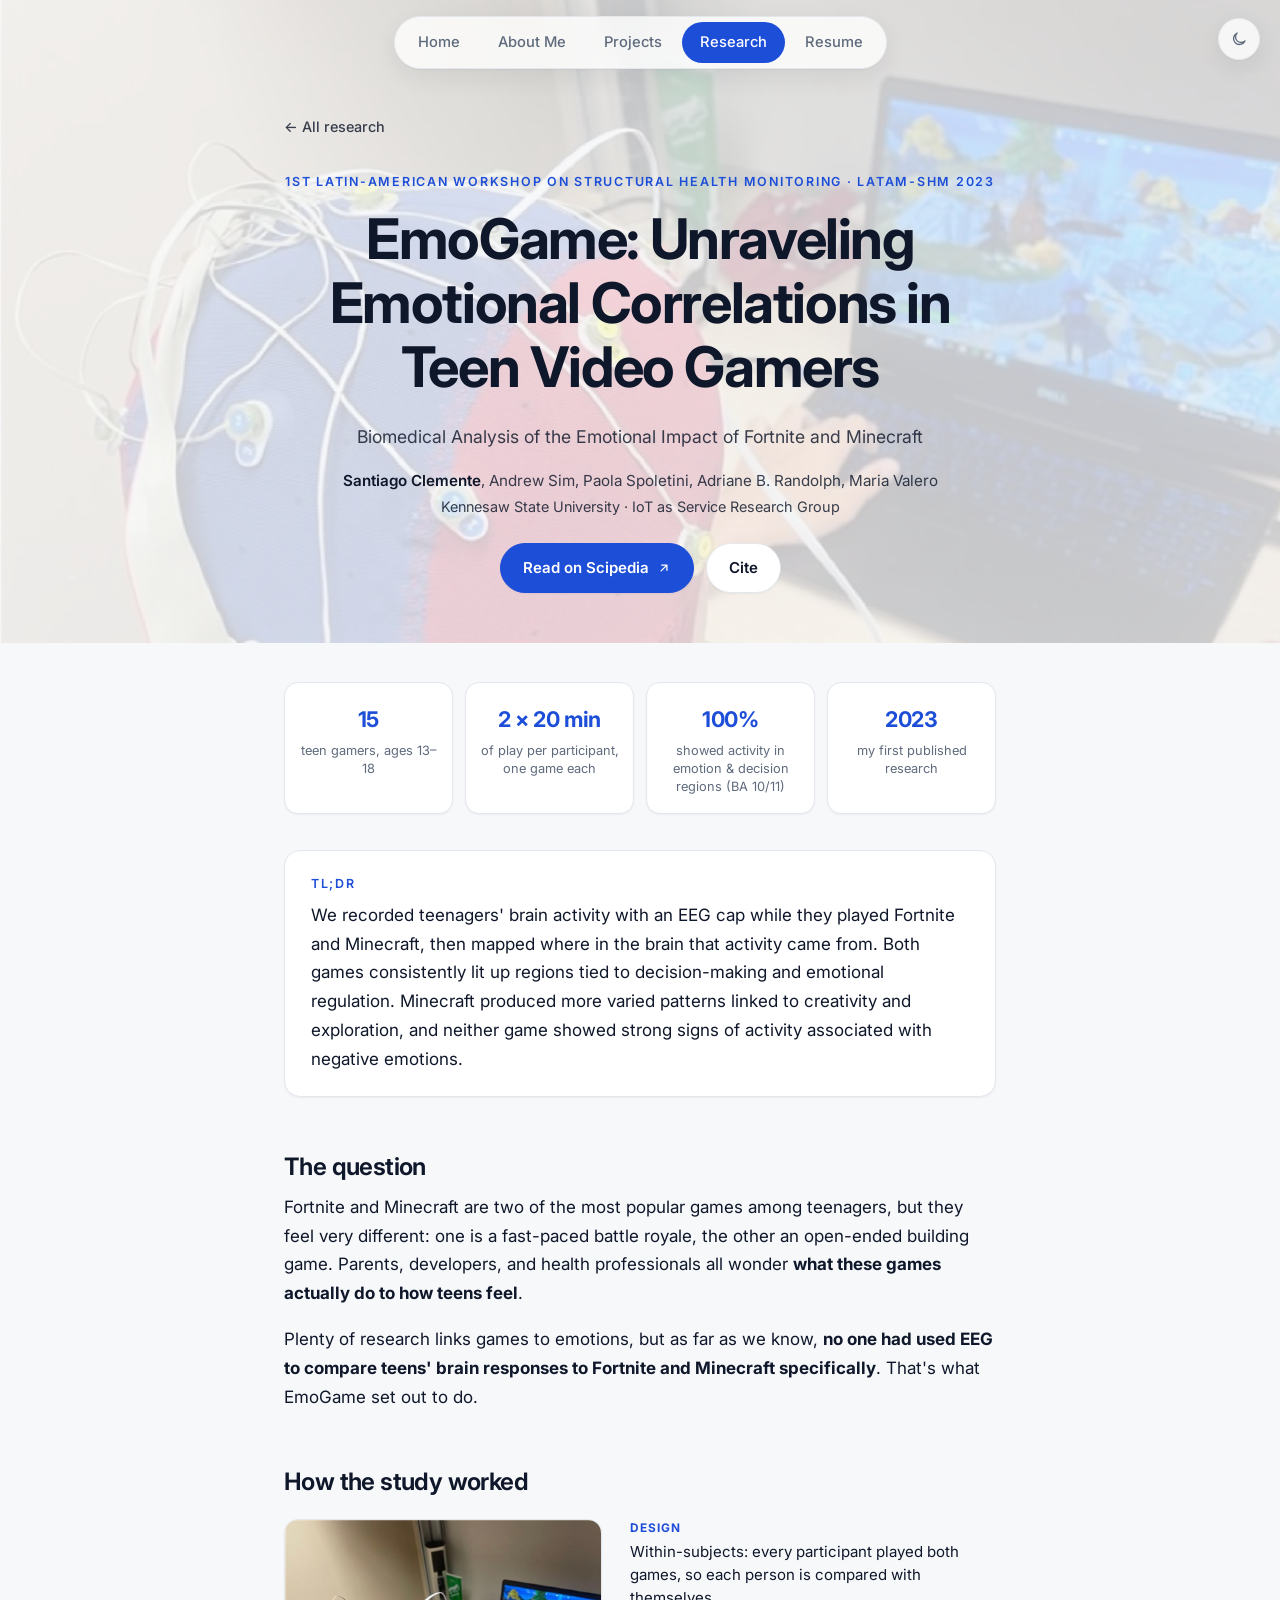
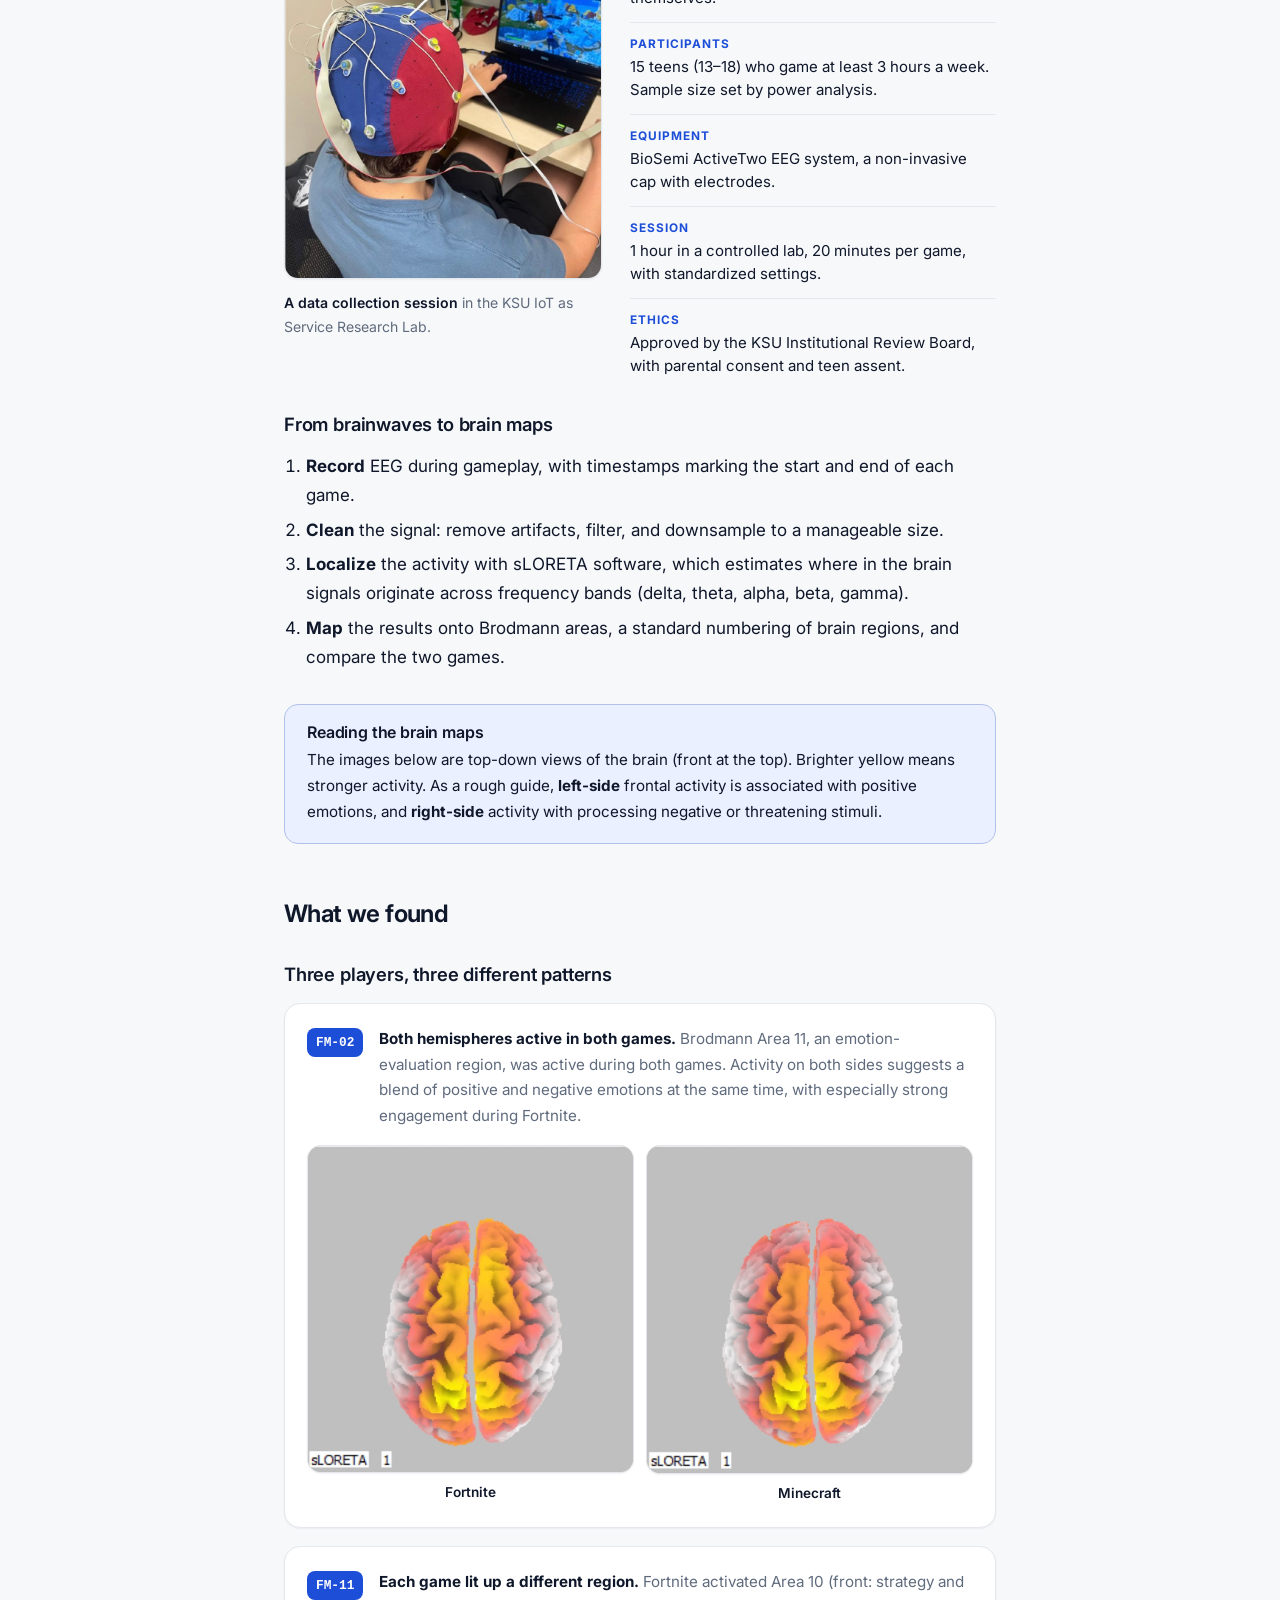
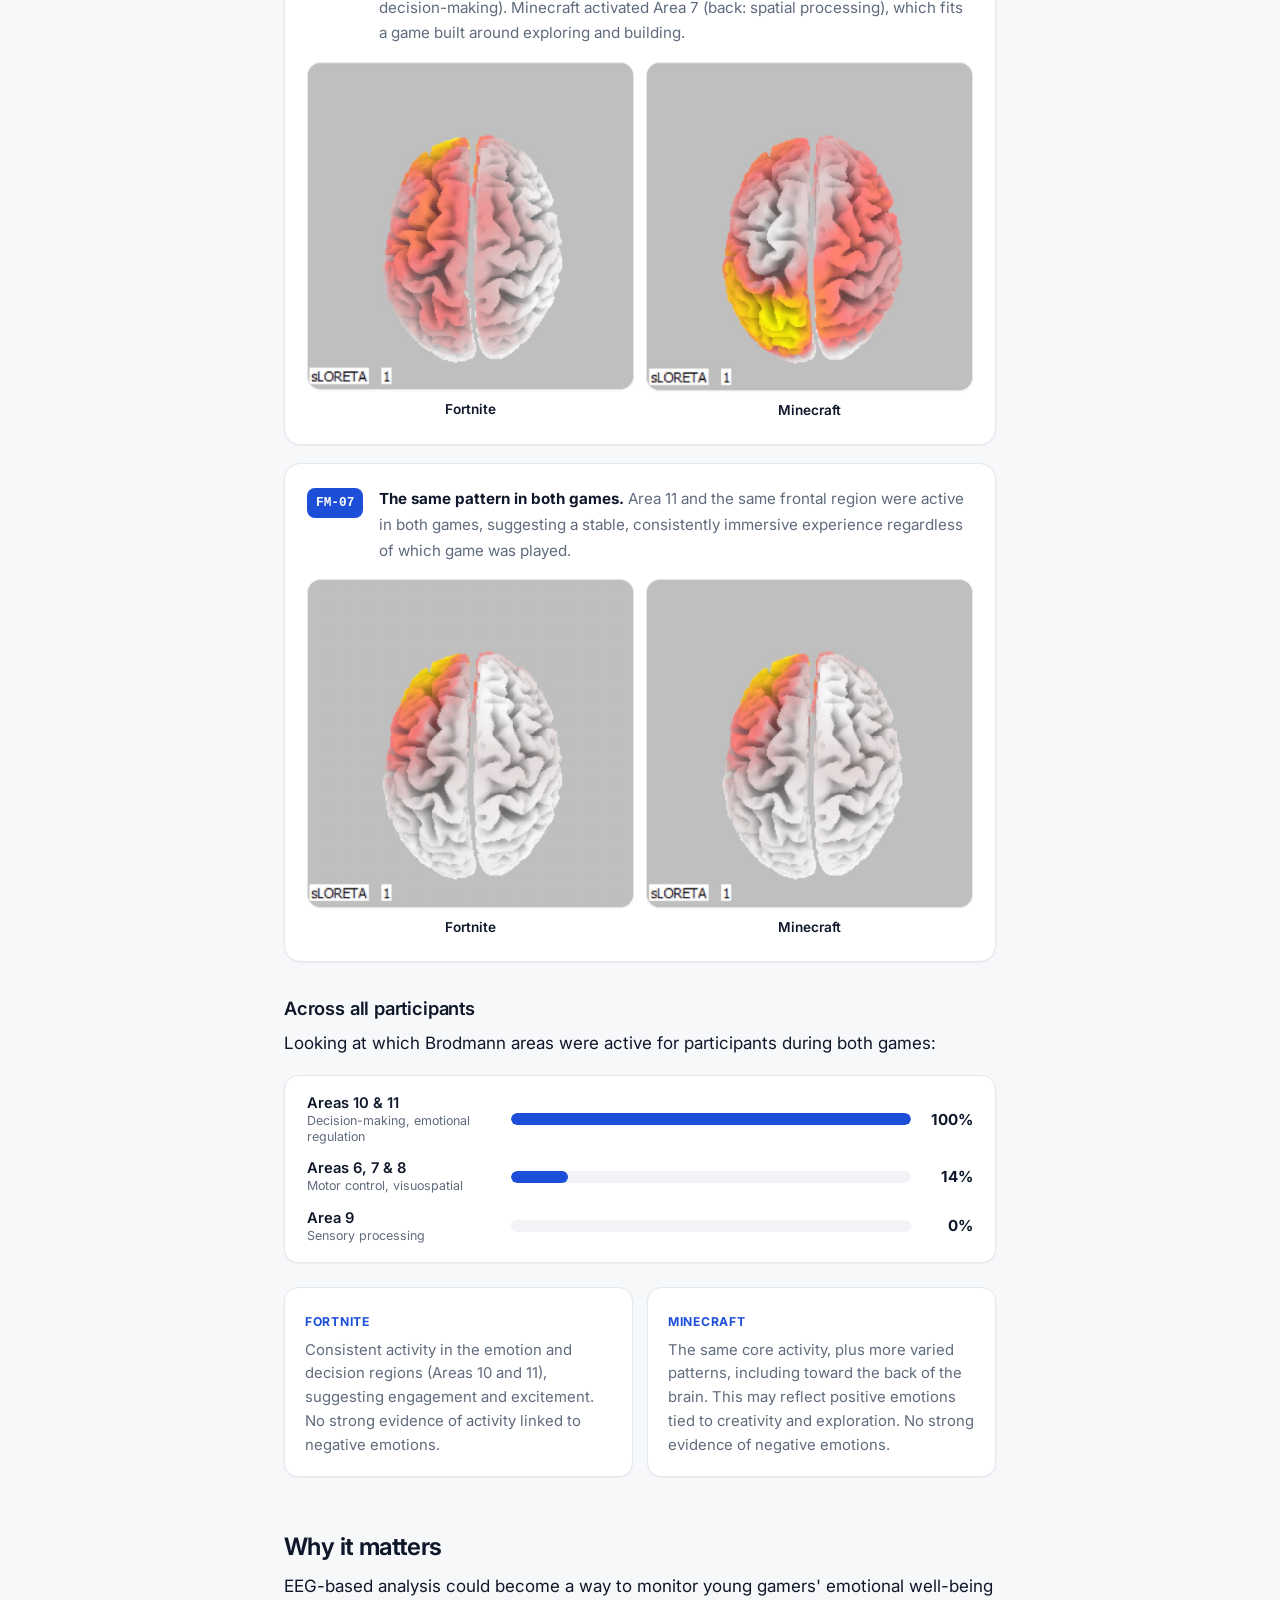
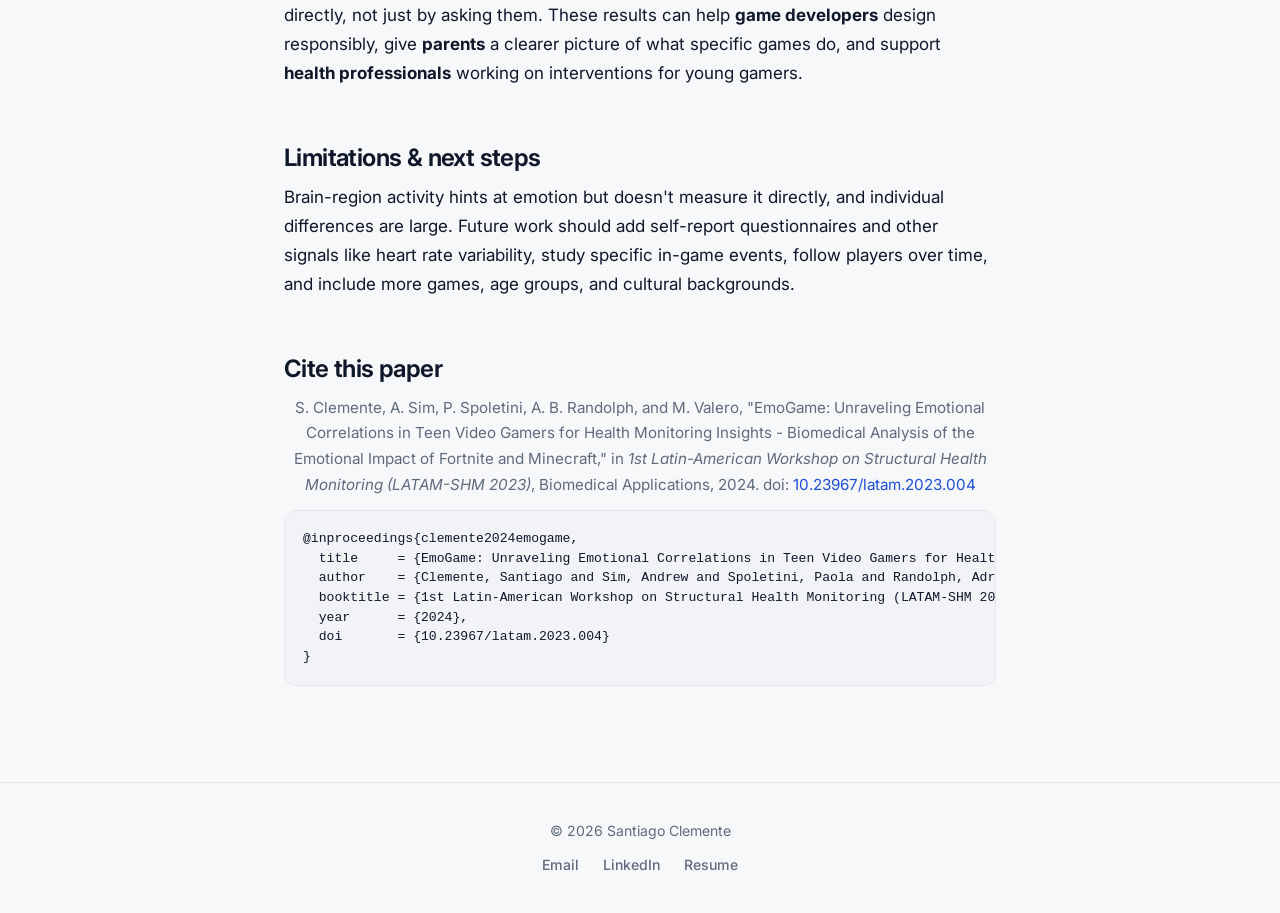
<file: research/paper-1.html>
<!doctype html>
<html lang="en">
<head>
  <meta charset="utf-8">
  <meta name="viewport" content="width=device-width, initial-scale=1">
  <title>EmoGame | Santiago Clemente</title>
  <meta name="description" content="EmoGame: an EEG study of how teenagers' brains respond while playing Fortnite and Minecraft. Published at LATAM-SHM 2023. Summary by Santiago Clemente.">
  <link rel="icon" href="../assets/favicon.svg" type="image/svg+xml">
  <link rel="preconnect" href="https://fonts.googleapis.com">
  <link rel="preconnect" href="https://fonts.gstatic.com" crossorigin>
  <link href="https://fonts.googleapis.com/css2?family=Inter:wght@400;500;600;700&display=swap" rel="stylesheet">
  <link rel="stylesheet" href="../assets/css/style.css?v=58">
  <script>try{var t=localStorage.getItem("theme");if(t==="dark"||t==="light")document.documentElement.setAttribute("data-theme",t)}catch(e){}</script>
</head>
<body data-page="research" data-root="../">
  <header id="site-header"></header>

  <main>
    <section class="paper-hero has-photo">
      <div class="paper-hero-bg" style="background-image: url('../assets/img/research/emogame-hero.jpg'); background-position: center 30%;" aria-hidden="true"></div>
      <div class="container narrow">
        <a class="back" href="../research.html">← All research</a>

        <span class="eyebrow">1st Latin-American Workshop on Structural Health Monitoring · LATAM-SHM 2023</span>
        <h1>EmoGame: Unraveling Emotional Correlations in Teen Video Gamers</h1>
        <p class="subtitle">Biomedical Analysis of the Emotional Impact of Fortnite and Minecraft</p>
        <p class="meta authors">
          <strong>Santiago Clemente</strong>, Andrew Sim, Paola Spoletini, Adriane B. Randolph, Maria Valero<br>
          <span>Kennesaw State University · IoT as Service Research Group</span>
        </p>

        <div class="btn-row">
          <a class="btn btn-primary" href="https://www.scipedia.com/public/Clemente_et_al_2024a" target="_blank" rel="noopener">
            Read on Scipedia
            <svg width="14" height="14" viewBox="0 0 24 24" fill="none" stroke="currentColor" stroke-width="2.2" stroke-linecap="round" stroke-linejoin="round" aria-hidden="true"><path d="M7 17 17 7M8 7h9v9"/></svg>
          </a>
          <a class="btn" href="#cite">Cite</a>
        </div>
      </div>
    </section>

    <article class="article article-after-hero">
      <div class="container narrow">
        <div class="stats">
          <div class="stat"><span class="stat-num">15</span><span class="stat-label">teen gamers, ages 13–18</span></div>
          <div class="stat"><span class="stat-num">2 × 20 min</span><span class="stat-label">of play per participant, one game each</span></div>
          <div class="stat"><span class="stat-num">100%</span><span class="stat-label">showed activity in emotion &amp; decision regions (BA 10/11)</span></div>
          <div class="stat"><span class="stat-num">2023</span><span class="stat-label">my first published research</span></div>
        </div>

        <div class="tldr">
          <span class="eyebrow">TL;DR</span>
          <p>We recorded teenagers' brain activity with an EEG cap while they played Fortnite and Minecraft, then mapped where in the brain that activity came from. Both games consistently lit up regions tied to decision-making and emotional regulation. Minecraft produced more varied patterns linked to creativity and exploration, and neither game showed strong signs of activity associated with negative emotions.</p>
        </div>

        <h2>The question</h2>
        <p>Fortnite and Minecraft are two of the most popular games among teenagers, but they feel very different: one is a fast-paced battle royale, the other an open-ended building game. Parents, developers, and health professionals all wonder <strong>what these games actually do to how teens feel</strong>.</p>
        <p>Plenty of research links games to emotions, but as far as we know, <strong>no one had used EEG to compare teens' brain responses to Fortnite and Minecraft specifically</strong>. That's what EmoGame set out to do.</p>

        <h2>How the study worked</h2>
        <div class="split">
          <figure class="figure">
            <div class="fig-frame photo"><img src="../assets/img/research/emogame-setup.jpg" alt="A teen participant, seen from behind, wearing an EEG cap with electrodes while playing Fortnite on a laptop" loading="lazy"></div>
            <figcaption><strong>A data collection session</strong> in the KSU IoT as Service Research Lab.</figcaption>
          </figure>
          <div>
            <ul class="facts">
              <li><span>Design</span>Within-subjects: every participant played both games, so each person is compared with themselves.</li>
              <li><span>Participants</span>15 teens (13–18) who game at least 3 hours a week. Sample size set by power analysis.</li>
              <li><span>Equipment</span>BioSemi ActiveTwo EEG system, a non-invasive cap with electrodes.</li>
              <li><span>Session</span>1 hour in a controlled lab, 20 minutes per game, with standardized settings.</li>
              <li><span>Ethics</span>Approved by the KSU Institutional Review Board, with parental consent and teen assent.</li>
            </ul>
          </div>
        </div>

        <h3>From brainwaves to brain maps</h3>
        <ol class="steps">
          <li><strong>Record</strong> EEG during gameplay, with timestamps marking the start and end of each game.</li>
          <li><strong>Clean</strong> the signal: remove artifacts, filter, and downsample to a manageable size.</li>
          <li><strong>Localize</strong> the activity with sLORETA software, which estimates where in the brain signals originate across frequency bands (delta, theta, alpha, beta, gamma).</li>
          <li><strong>Map</strong> the results onto Brodmann areas, a standard numbering of brain regions, and compare the two games.</li>
        </ol>

        <div class="callout">
          <h3>Reading the brain maps</h3>
          <p>The images below are top-down views of the brain (front at the top). Brighter yellow means stronger activity. As a rough guide, <strong>left-side</strong> frontal activity is associated with positive emotions, and <strong>right-side</strong> activity with processing negative or threatening stimuli.</p>
        </div>

        <h2>What we found</h2>

        <h3>Three players, three different patterns</h3>

        <div class="brain-case">
          <div class="brain-head">
            <span class="case-id">FM-02</span>
            <p><strong>Both hemispheres active in both games.</strong> Brodmann Area 11, an emotion-evaluation region, was active during both games. Activity on both sides suggests a blend of positive and negative emotions at the same time, with especially strong engagement during Fortnite.</p>
          </div>
          <div class="brain-pair">
            <figure><div class="fig-frame"><img src="../assets/img/research/emogame-fm02-fortnite.jpg" alt="FM-02 brain map during Fortnite: broad activity across both hemispheres" loading="lazy"></div><figcaption>Fortnite</figcaption></figure>
            <figure><div class="fig-frame"><img src="../assets/img/research/emogame-fm02-minecraft.jpg" alt="FM-02 brain map during Minecraft: broad activity across both hemispheres" loading="lazy"></div><figcaption>Minecraft</figcaption></figure>
          </div>
        </div>

        <div class="brain-case">
          <div class="brain-head">
            <span class="case-id">FM-11</span>
            <p><strong>Each game lit up a different region.</strong> Fortnite activated Area 10 (front: strategy and decision-making). Minecraft activated Area 7 (back: spatial processing), which fits a game built around exploring and building.</p>
          </div>
          <div class="brain-pair">
            <figure><div class="fig-frame"><img src="../assets/img/research/emogame-fm11-fortnite.jpg" alt="FM-11 brain map during Fortnite: activity concentrated at the front" loading="lazy"></div><figcaption>Fortnite</figcaption></figure>
            <figure><div class="fig-frame"><img src="../assets/img/research/emogame-fm11-minecraft.jpg" alt="FM-11 brain map during Minecraft: activity concentrated toward the back" loading="lazy"></div><figcaption>Minecraft</figcaption></figure>
          </div>
        </div>

        <div class="brain-case">
          <div class="brain-head">
            <span class="case-id">FM-07</span>
            <p><strong>The same pattern in both games.</strong> Area 11 and the same frontal region were active in both games, suggesting a stable, consistently immersive experience regardless of which game was played.</p>
          </div>
          <div class="brain-pair">
            <figure><div class="fig-frame"><img src="../assets/img/research/emogame-fm07-fortnite.jpg" alt="FM-07 brain map during Fortnite: focused frontal activity" loading="lazy"></div><figcaption>Fortnite</figcaption></figure>
            <figure><div class="fig-frame"><img src="../assets/img/research/emogame-fm07-minecraft.jpg" alt="FM-07 brain map during Minecraft: nearly identical focused frontal activity" loading="lazy"></div><figcaption>Minecraft</figcaption></figure>
          </div>
        </div>

        <h3>Across all participants</h3>
        <p>Looking at which Brodmann areas were active for participants during both games:</p>
        <div class="bars" role="img" aria-label="Share of participants with activation: Areas 10 and 11, 100 percent; Areas 6, 7 and 8, 14 percent; Area 9, 0 percent">
          <div class="bar-row">
            <span class="bar-label">Areas 10 &amp; 11<small>Decision-making, emotional regulation</small></span>
            <span class="bar-track"><span class="bar-fill" style="width: 100%"></span></span>
            <span class="bar-val">100%</span>
          </div>
          <div class="bar-row">
            <span class="bar-label">Areas 6, 7 &amp; 8<small>Motor control, visuospatial</small></span>
            <span class="bar-track"><span class="bar-fill" style="width: 14.29%"></span></span>
            <span class="bar-val">14%</span>
          </div>
          <div class="bar-row">
            <span class="bar-label">Area 9<small>Sensory processing</small></span>
            <span class="bar-track"><span class="bar-fill" style="width: 0%"></span></span>
            <span class="bar-val">0%</span>
          </div>
        </div>

        <div class="compare">
          <div class="compare-card">
            <span class="compare-tag">Fortnite</span>
            <p>Consistent activity in the emotion and decision regions (Areas 10 and 11), suggesting engagement and excitement. No strong evidence of activity linked to negative emotions.</p>
          </div>
          <div class="compare-card">
            <span class="compare-tag">Minecraft</span>
            <p>The same core activity, plus more varied patterns, including toward the back of the brain. This may reflect positive emotions tied to creativity and exploration. No strong evidence of negative emotions.</p>
          </div>
        </div>

        <h2>Why it matters</h2>
        <p>EEG-based analysis could become a way to monitor young gamers' emotional well-being directly, not just by asking them. These results can help <strong>game developers</strong> design responsibly, give <strong>parents</strong> a clearer picture of what specific games do, and support <strong>health professionals</strong> working on interventions for young gamers.</p>

        <h2>Limitations &amp; next steps</h2>
        <p>Brain-region activity hints at emotion but doesn't measure it directly, and individual differences are large. Future work should add self-report questionnaires and other signals like heart rate variability, study specific in-game events, follow players over time, and include more games, age groups, and cultural backgrounds.</p>

        <h2 id="cite">Cite this paper</h2>
        <p class="meta" style="margin-bottom: 12px;">S. Clemente, A. Sim, P. Spoletini, A. B. Randolph, and M. Valero, "EmoGame: Unraveling Emotional Correlations in Teen Video Gamers for Health Monitoring Insights - Biomedical Analysis of the Emotional Impact of Fortnite and Minecraft," in <em>1st Latin-American Workshop on Structural Health Monitoring (LATAM-SHM 2023)</em>, Biomedical Applications, 2024. doi: <a href="https://doi.org/10.23967/latam.2023.004" target="_blank" rel="noopener">10.23967/latam.2023.004</a></p>
        <div class="cite">@inproceedings{clemente2024emogame,
  title     = {EmoGame: Unraveling Emotional Correlations in Teen Video Gamers for Health Monitoring Insights - Biomedical Analysis of the Emotional Impact of Fortnite and Minecraft},
  author    = {Clemente, Santiago and Sim, Andrew and Spoletini, Paola and Randolph, Adriane B. and Valero, Maria},
  booktitle = {1st Latin-American Workshop on Structural Health Monitoring (LATAM-SHM 2023)},
  year      = {2024},
  doi       = {10.23967/latam.2023.004}
}</div>
      </div>
    </article>
  </main>

  <footer id="site-footer"></footer>
  <script src="../assets/js/site.js?v=58"></script>
</body>
</html>
</file>
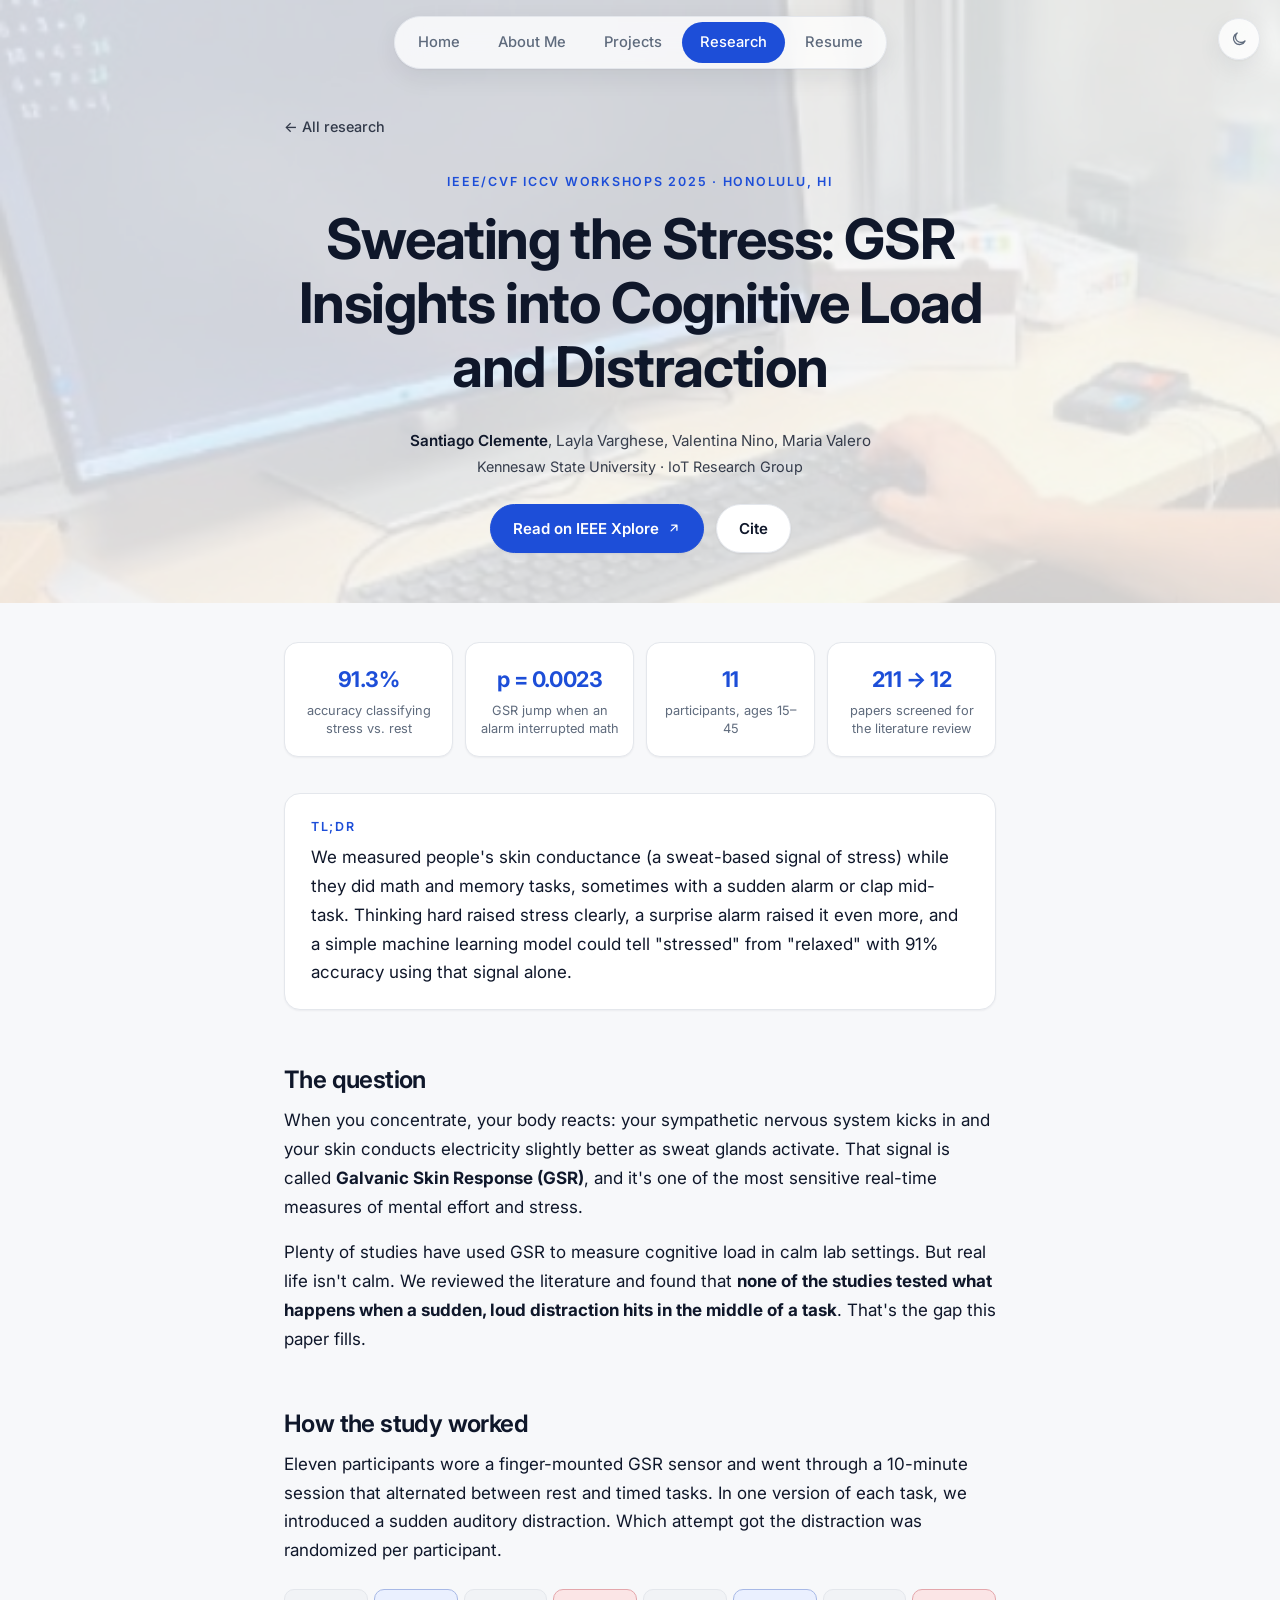
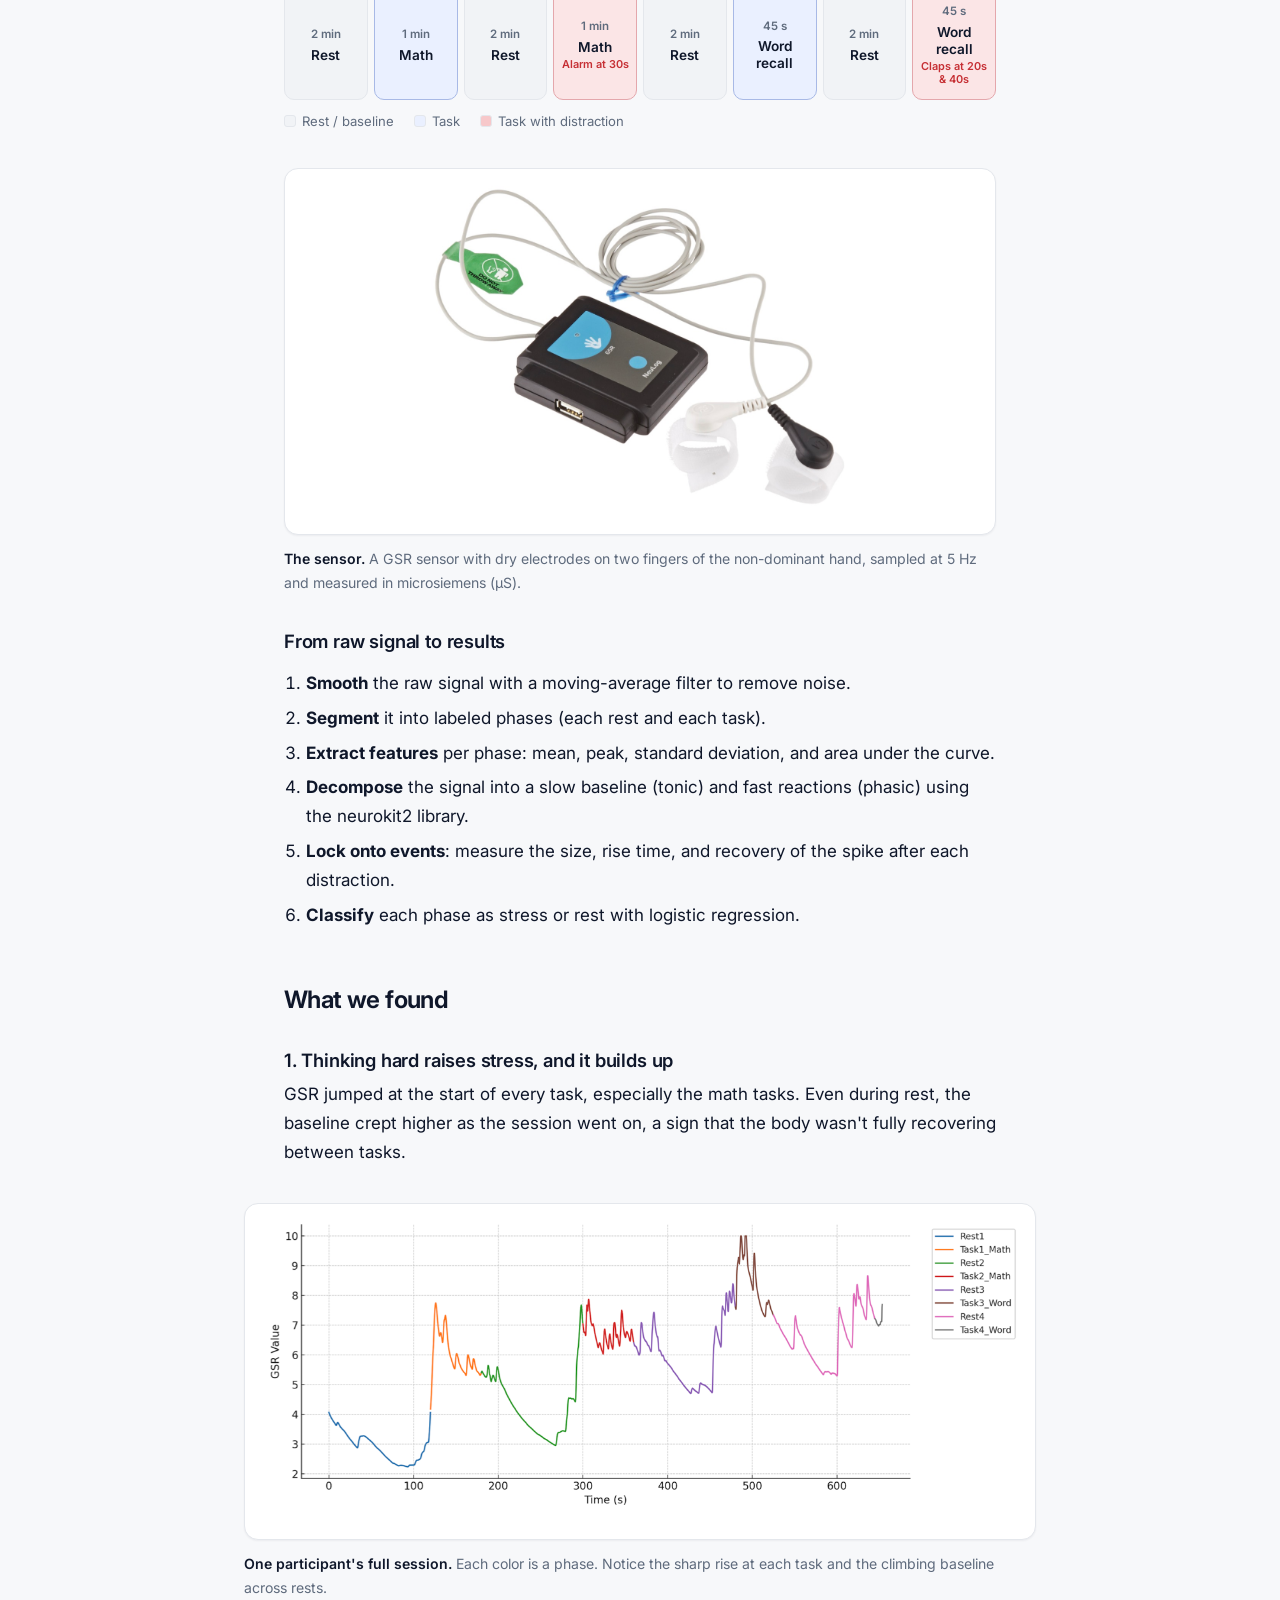
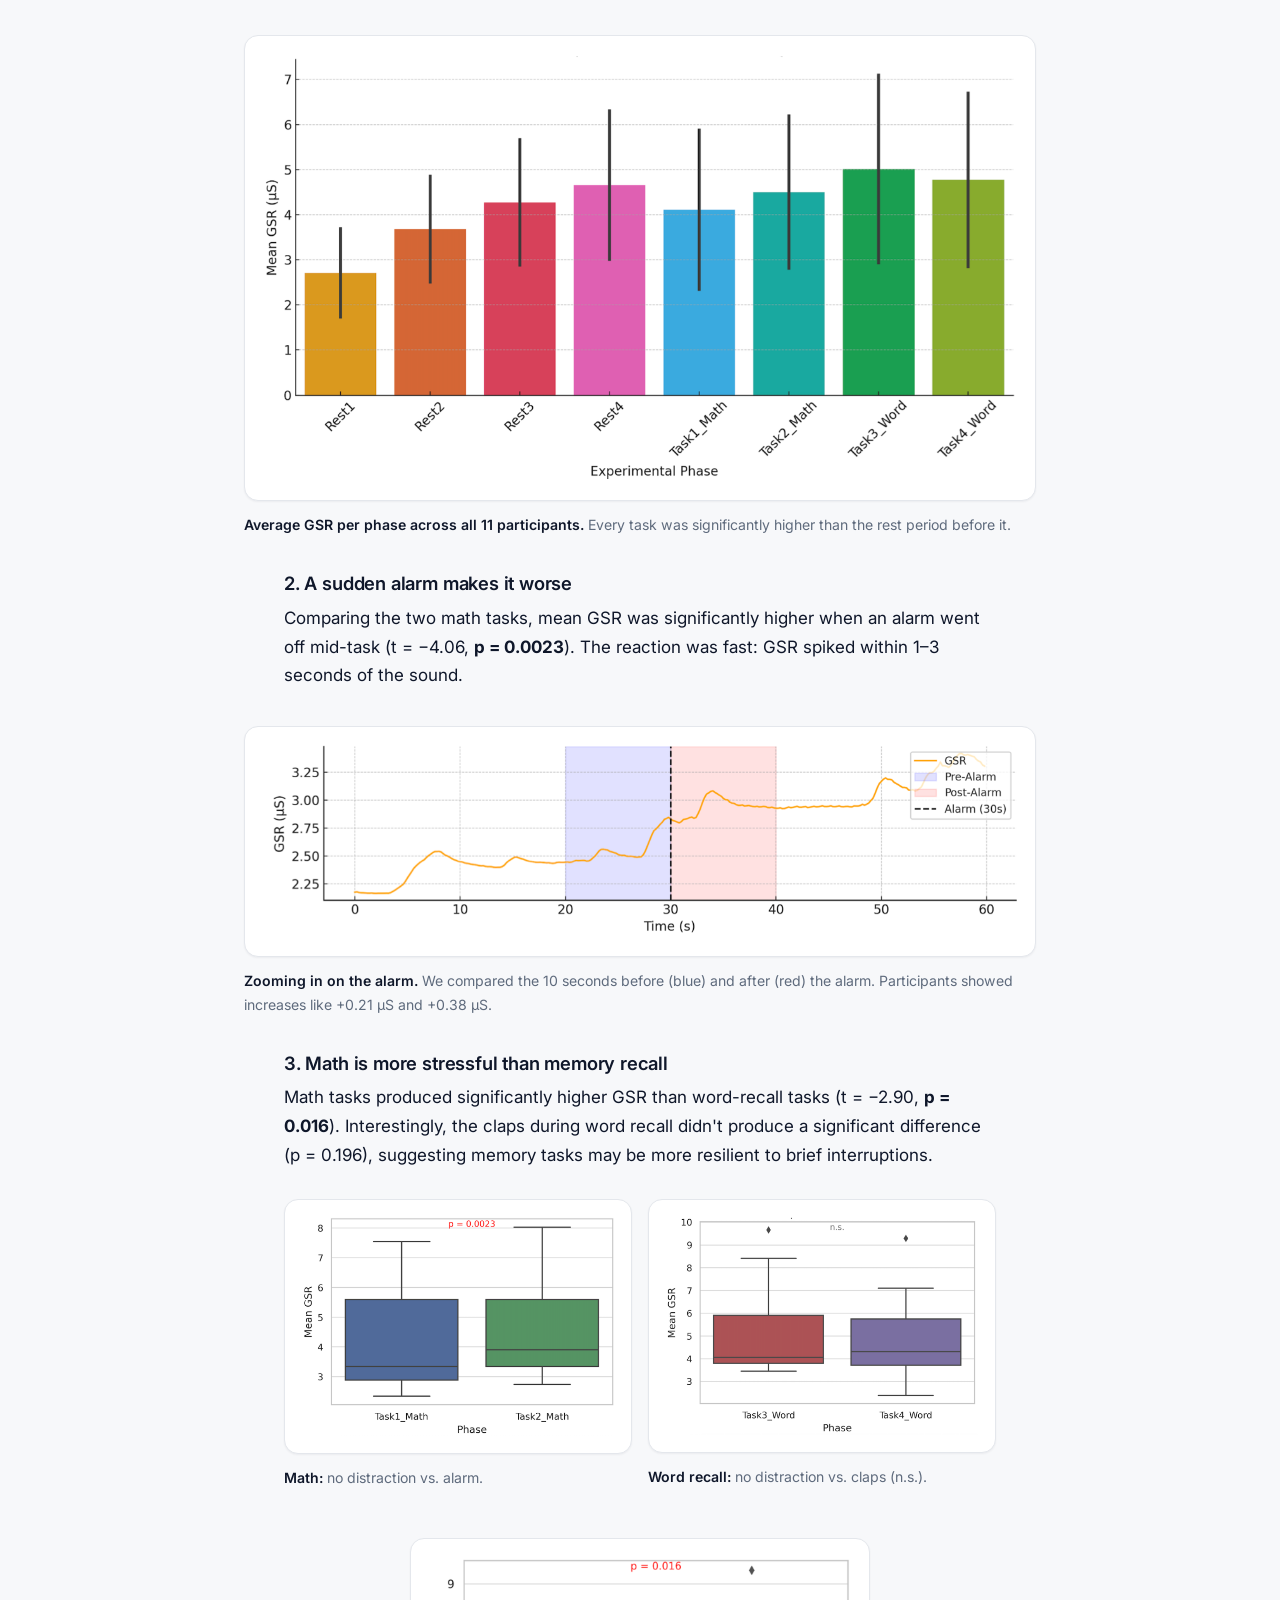
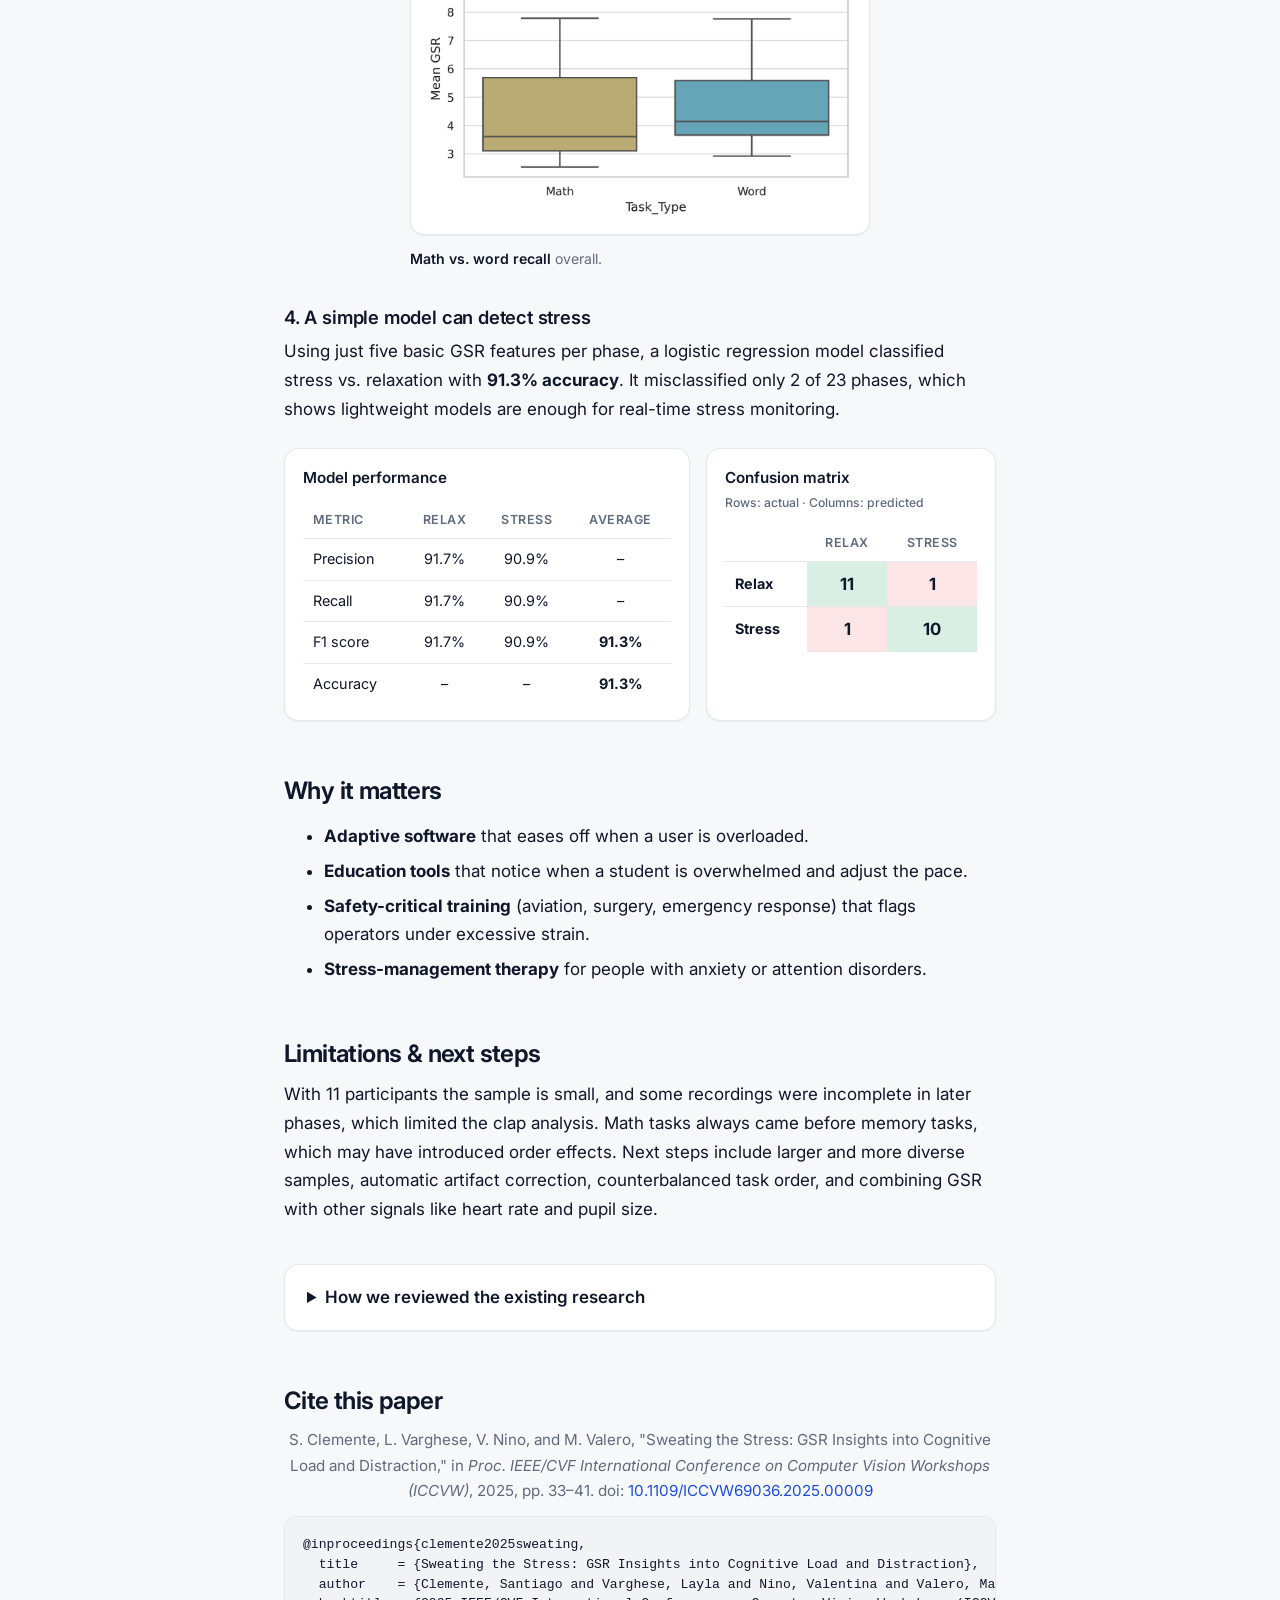
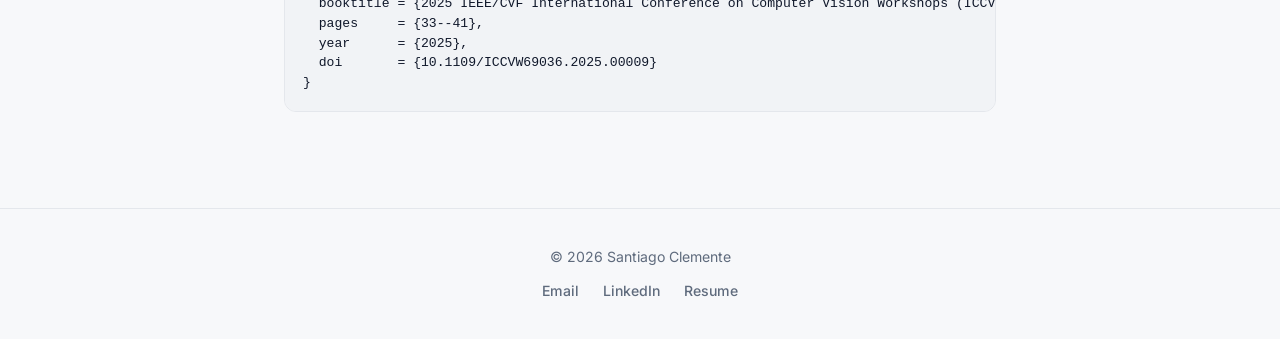
<file: research/paper-2.html>
<!doctype html>
<html lang="en">
<head>
  <meta charset="utf-8">
  <meta name="viewport" content="width=device-width, initial-scale=1">
  <title>Sweating the Stress | Santiago Clemente</title>
  <meta name="description" content="Sweating the Stress: GSR Insights into Cognitive Load and Distraction. Published at ICCV Workshops 2025. A plain-language summary by Santiago Clemente.">
  <link rel="icon" href="../assets/favicon.svg" type="image/svg+xml">
  <link rel="preconnect" href="https://fonts.googleapis.com">
  <link rel="preconnect" href="https://fonts.gstatic.com" crossorigin>
  <link href="https://fonts.googleapis.com/css2?family=Inter:wght@400;500;600;700&display=swap" rel="stylesheet">
  <link rel="stylesheet" href="../assets/css/style.css?v=58">
  <script>try{var t=localStorage.getItem("theme");if(t==="dark"||t==="light")document.documentElement.setAttribute("data-theme",t)}catch(e){}</script>
</head>
<body data-page="research" data-root="../">
  <header id="site-header"></header>

  <main>
    <section class="paper-hero has-photo">
      <div class="paper-hero-bg" style="background-image: url('../assets/img/research/gsr-hero.jpg'); background-position: center 40%;" aria-hidden="true"></div>
      <div class="container narrow">
        <a class="back" href="../research.html">← All research</a>

        <span class="eyebrow">IEEE/CVF ICCV Workshops 2025 · Honolulu, HI</span>
        <h1>Sweating the Stress: GSR Insights into Cognitive Load and Distraction</h1>
        <p class="meta authors">
          <strong>Santiago Clemente</strong>, Layla Varghese, Valentina Nino, Maria Valero<br>
          <span>Kennesaw State University · IoT Research Group</span>
        </p>

        <div class="btn-row">
          <a class="btn btn-primary" href="https://ieeexplore.ieee.org/document/11374558" target="_blank" rel="noopener">
            Read on IEEE Xplore
            <svg width="14" height="14" viewBox="0 0 24 24" fill="none" stroke="currentColor" stroke-width="2.2" stroke-linecap="round" stroke-linejoin="round" aria-hidden="true"><path d="M7 17 17 7M8 7h9v9"/></svg>
          </a>
          <a class="btn" href="#cite">Cite</a>
        </div>
      </div>
    </section>

    <article class="article article-after-hero">
      <div class="container narrow">
        <div class="stats">
          <div class="stat"><span class="stat-num">91.3%</span><span class="stat-label">accuracy classifying stress vs. rest</span></div>
          <div class="stat"><span class="stat-num">p = 0.0023</span><span class="stat-label">GSR jump when an alarm interrupted math</span></div>
          <div class="stat"><span class="stat-num">11</span><span class="stat-label">participants, ages 15–45</span></div>
          <div class="stat"><span class="stat-num">211 → 12</span><span class="stat-label">papers screened for the literature review</span></div>
        </div>

        <div class="tldr">
          <span class="eyebrow">TL;DR</span>
          <p>We measured people's skin conductance (a sweat-based signal of stress) while they did math and memory tasks, sometimes with a sudden alarm or clap mid-task. Thinking hard raised stress clearly, a surprise alarm raised it even more, and a simple machine learning model could tell "stressed" from "relaxed" with 91% accuracy using that signal alone.</p>
        </div>

        <h2>The question</h2>
        <p>When you concentrate, your body reacts: your sympathetic nervous system kicks in and your skin conducts electricity slightly better as sweat glands activate. That signal is called <strong>Galvanic Skin Response (GSR)</strong>, and it's one of the most sensitive real-time measures of mental effort and stress.</p>
        <p>Plenty of studies have used GSR to measure cognitive load in calm lab settings. But real life isn't calm. We reviewed the literature and found that <strong>none of the studies tested what happens when a sudden, loud distraction hits in the middle of a task</strong>. That's the gap this paper fills.</p>

        <h2>How the study worked</h2>
        <p>Eleven participants wore a finger-mounted GSR sensor and went through a 10-minute session that alternated between rest and timed tasks. In one version of each task, we introduced a sudden auditory distraction. Which attempt got the distraction was randomized per participant.</p>

        <ol class="protocol" aria-label="Session protocol">
          <li class="rest"><span class="p-time">2 min</span><span class="p-name">Rest</span></li>
          <li class="task"><span class="p-time">1 min</span><span class="p-name">Math</span></li>
          <li class="rest"><span class="p-time">2 min</span><span class="p-name">Rest</span></li>
          <li class="task distract"><span class="p-time">1 min</span><span class="p-name">Math</span><span class="p-flag">Alarm at 30s</span></li>
          <li class="rest"><span class="p-time">2 min</span><span class="p-name">Rest</span></li>
          <li class="task"><span class="p-time">45 s</span><span class="p-name">Word recall</span></li>
          <li class="rest"><span class="p-time">2 min</span><span class="p-name">Rest</span></li>
          <li class="task distract"><span class="p-time">45 s</span><span class="p-name">Word recall</span><span class="p-flag">Claps at 20s &amp; 40s</span></li>
        </ol>
        <p class="legend"><span class="sw rest"></span>Rest / baseline <span class="sw task"></span>Task <span class="sw distract"></span>Task with distraction</p>

        <figure class="figure">
          <div class="fig-frame"><img src="../assets/img/research/gsr-sensor.jpg" alt="NeuLog galvanic skin response sensor with two finger electrodes" loading="lazy" style="max-width: 420px;"></div>
          <figcaption><strong>The sensor.</strong> A GSR sensor with dry electrodes on two fingers of the non-dominant hand, sampled at 5 Hz and measured in microsiemens (µS).</figcaption>
        </figure>

        <h3>From raw signal to results</h3>
        <ol class="steps">
          <li><strong>Smooth</strong> the raw signal with a moving-average filter to remove noise.</li>
          <li><strong>Segment</strong> it into labeled phases (each rest and each task).</li>
          <li><strong>Extract features</strong> per phase: mean, peak, standard deviation, and area under the curve.</li>
          <li><strong>Decompose</strong> the signal into a slow baseline (tonic) and fast reactions (phasic) using the neurokit2 library.</li>
          <li><strong>Lock onto events</strong>: measure the size, rise time, and recovery of the spike after each distraction.</li>
          <li><strong>Classify</strong> each phase as stress or rest with logistic regression.</li>
        </ol>

        <h2>What we found</h2>

        <h3>1. Thinking hard raises stress, and it builds up</h3>
        <p>GSR jumped at the start of every task, especially the math tasks. Even during rest, the baseline crept higher as the session went on, a sign that the body wasn't fully recovering between tasks.</p>
        <figure class="figure wide">
          <div class="fig-frame"><img src="../assets/img/research/gsr-timeseries.png" alt="Line chart of one participant's GSR over a 650-second session, colored by phase, rising sharply at each task" loading="lazy"></div>
          <figcaption><strong>One participant's full session.</strong> Each color is a phase. Notice the sharp rise at each task and the climbing baseline across rests.</figcaption>
        </figure>
        <figure class="figure wide">
          <div class="fig-frame"><img src="../assets/img/research/gsr-phase-means.png" alt="Bar chart of mean GSR per phase across all participants, with rest phases rising from about 2.7 to 4.7 microsiemens" loading="lazy"></div>
          <figcaption><strong>Average GSR per phase across all 11 participants.</strong> Every task was significantly higher than the rest period before it.</figcaption>
        </figure>

        <h3>2. A sudden alarm makes it worse</h3>
        <p>Comparing the two math tasks, mean GSR was significantly higher when an alarm went off mid-task (t = −4.06, <strong>p = 0.0023</strong>). The reaction was fast: GSR spiked within 1–3 seconds of the sound.</p>
        <figure class="figure wide">
          <div class="fig-frame"><img src="../assets/img/research/gsr-alarm.png" alt="GSR trace during the math task with the 10 seconds before and after the 30-second alarm shaded; GSR rises right after the alarm" loading="lazy"></div>
          <figcaption><strong>Zooming in on the alarm.</strong> We compared the 10 seconds before (blue) and after (red) the alarm. Participants showed increases like +0.21 µS and +0.38 µS.</figcaption>
        </figure>

        <h3>3. Math is more stressful than memory recall</h3>
        <p>Math tasks produced significantly higher GSR than word-recall tasks (t = −2.90, <strong>p = 0.016</strong>). Interestingly, the claps during word recall didn't produce a significant difference (p = 0.196), suggesting memory tasks may be more resilient to brief interruptions.</p>
        <div class="fig-pair">
          <figure class="figure">
            <div class="fig-frame"><img src="../assets/img/research/gsr-math-box.png" alt="Box plot: Task1 Math versus Task2 Math with alarm, p = 0.0023" loading="lazy"></div>
            <figcaption><strong>Math:</strong> no distraction vs. alarm.</figcaption>
          </figure>
          <figure class="figure">
            <div class="fig-frame"><img src="../assets/img/research/gsr-word-box.png" alt="Box plot: Task3 Word versus Task4 Word with claps, not significant" loading="lazy"></div>
            <figcaption><strong>Word recall:</strong> no distraction vs. claps (n.s.).</figcaption>
          </figure>
        </div>
        <figure class="figure" style="max-width: 460px; margin-left: auto; margin-right: auto;">
          <div class="fig-frame"><img src="../assets/img/research/gsr-math-vs-word.png" alt="Box plot: Math versus Word task GSR, p = 0.016" loading="lazy"></div>
          <figcaption><strong>Math vs. word recall</strong> overall.</figcaption>
        </figure>

        <h3>4. A simple model can detect stress</h3>
        <p>Using just five basic GSR features per phase, a logistic regression model classified stress vs. relaxation with <strong>91.3% accuracy</strong>. It misclassified only 2 of 23 phases, which shows lightweight models are enough for real-time stress monitoring.</p>
        <div class="table-pair">
          <div class="table-card">
            <table class="data-table">
              <caption>Model performance</caption>
              <thead><tr><th>Metric</th><th>Relax</th><th>Stress</th><th>Average</th></tr></thead>
              <tbody>
                <tr><td>Precision</td><td>91.7%</td><td>90.9%</td><td>–</td></tr>
                <tr><td>Recall</td><td>91.7%</td><td>90.9%</td><td>–</td></tr>
                <tr><td>F1 score</td><td>91.7%</td><td>90.9%</td><td><strong>91.3%</strong></td></tr>
                <tr><td>Accuracy</td><td>–</td><td>–</td><td><strong>91.3%</strong></td></tr>
              </tbody>
            </table>
          </div>
          <div class="table-card">
            <table class="data-table confusion">
              <caption>Confusion matrix <span class="cap-note">Rows: actual · Columns: predicted</span></caption>
              <thead><tr><th><span class="visually-hidden">Actual</span></th><th>Relax</th><th>Stress</th></tr></thead>
              <tbody>
                <tr><th scope="row">Relax</th><td class="ok">11</td><td class="err">1</td></tr>
                <tr><th scope="row">Stress</th><td class="err">1</td><td class="ok">10</td></tr>
              </tbody>
            </table>
          </div>
        </div>

        <h2>Why it matters</h2>
        <ul class="why">
          <li><strong>Adaptive software</strong> that eases off when a user is overloaded.</li>
          <li><strong>Education tools</strong> that notice when a student is overwhelmed and adjust the pace.</li>
          <li><strong>Safety-critical training</strong> (aviation, surgery, emergency response) that flags operators under excessive strain.</li>
          <li><strong>Stress-management therapy</strong> for people with anxiety or attention disorders.</li>
        </ul>

        <h2>Limitations &amp; next steps</h2>
        <p>With 11 participants the sample is small, and some recordings were incomplete in later phases, which limited the clap analysis. Math tasks always came before memory tasks, which may have introduced order effects. Next steps include larger and more diverse samples, automatic artifact correction, counterbalanced task order, and combining GSR with other signals like heart rate and pupil size.</p>

        <details class="more-detail">
          <summary>How we reviewed the existing research</summary>
          <p>Following PRISMA guidelines, we searched SCOPUS and IEEE Xplore for studies using GSR to measure cognitive load. From 211 records, 12 studies met our criteria. They grouped into four themes: mental state, physiological data, task design, and detection accuracy. None introduced distractions during the tasks.</p>
          <figure class="figure" style="max-width: 480px; margin-left: auto; margin-right: auto;">
            <div class="fig-frame"><img src="../assets/img/research/gsr-prisma.jpg" alt="PRISMA flow diagram: 211 records screened, 20 full texts assessed, 12 studies included" loading="lazy"></div>
            <figcaption>PRISMA diagram of the article selection process.</figcaption>
          </figure>
        </details>

        <h2 id="cite">Cite this paper</h2>
        <p class="meta" style="margin-bottom: 12px;">S. Clemente, L. Varghese, V. Nino, and M. Valero, "Sweating the Stress: GSR Insights into Cognitive Load and Distraction," in <em>Proc. IEEE/CVF International Conference on Computer Vision Workshops (ICCVW)</em>, 2025, pp. 33–41. doi: <a href="https://doi.org/10.1109/ICCVW69036.2025.00009" target="_blank" rel="noopener">10.1109/ICCVW69036.2025.00009</a></p>
        <div class="cite">@inproceedings{clemente2025sweating,
  title     = {Sweating the Stress: GSR Insights into Cognitive Load and Distraction},
  author    = {Clemente, Santiago and Varghese, Layla and Nino, Valentina and Valero, Maria},
  booktitle = {2025 IEEE/CVF International Conference on Computer Vision Workshops (ICCVW)},
  pages     = {33--41},
  year      = {2025},
  doi       = {10.1109/ICCVW69036.2025.00009}
}</div>
      </div>
    </article>
  </main>

  <footer id="site-footer"></footer>
  <script src="../assets/js/site.js?v=58"></script>
</body>
</html>
</file>
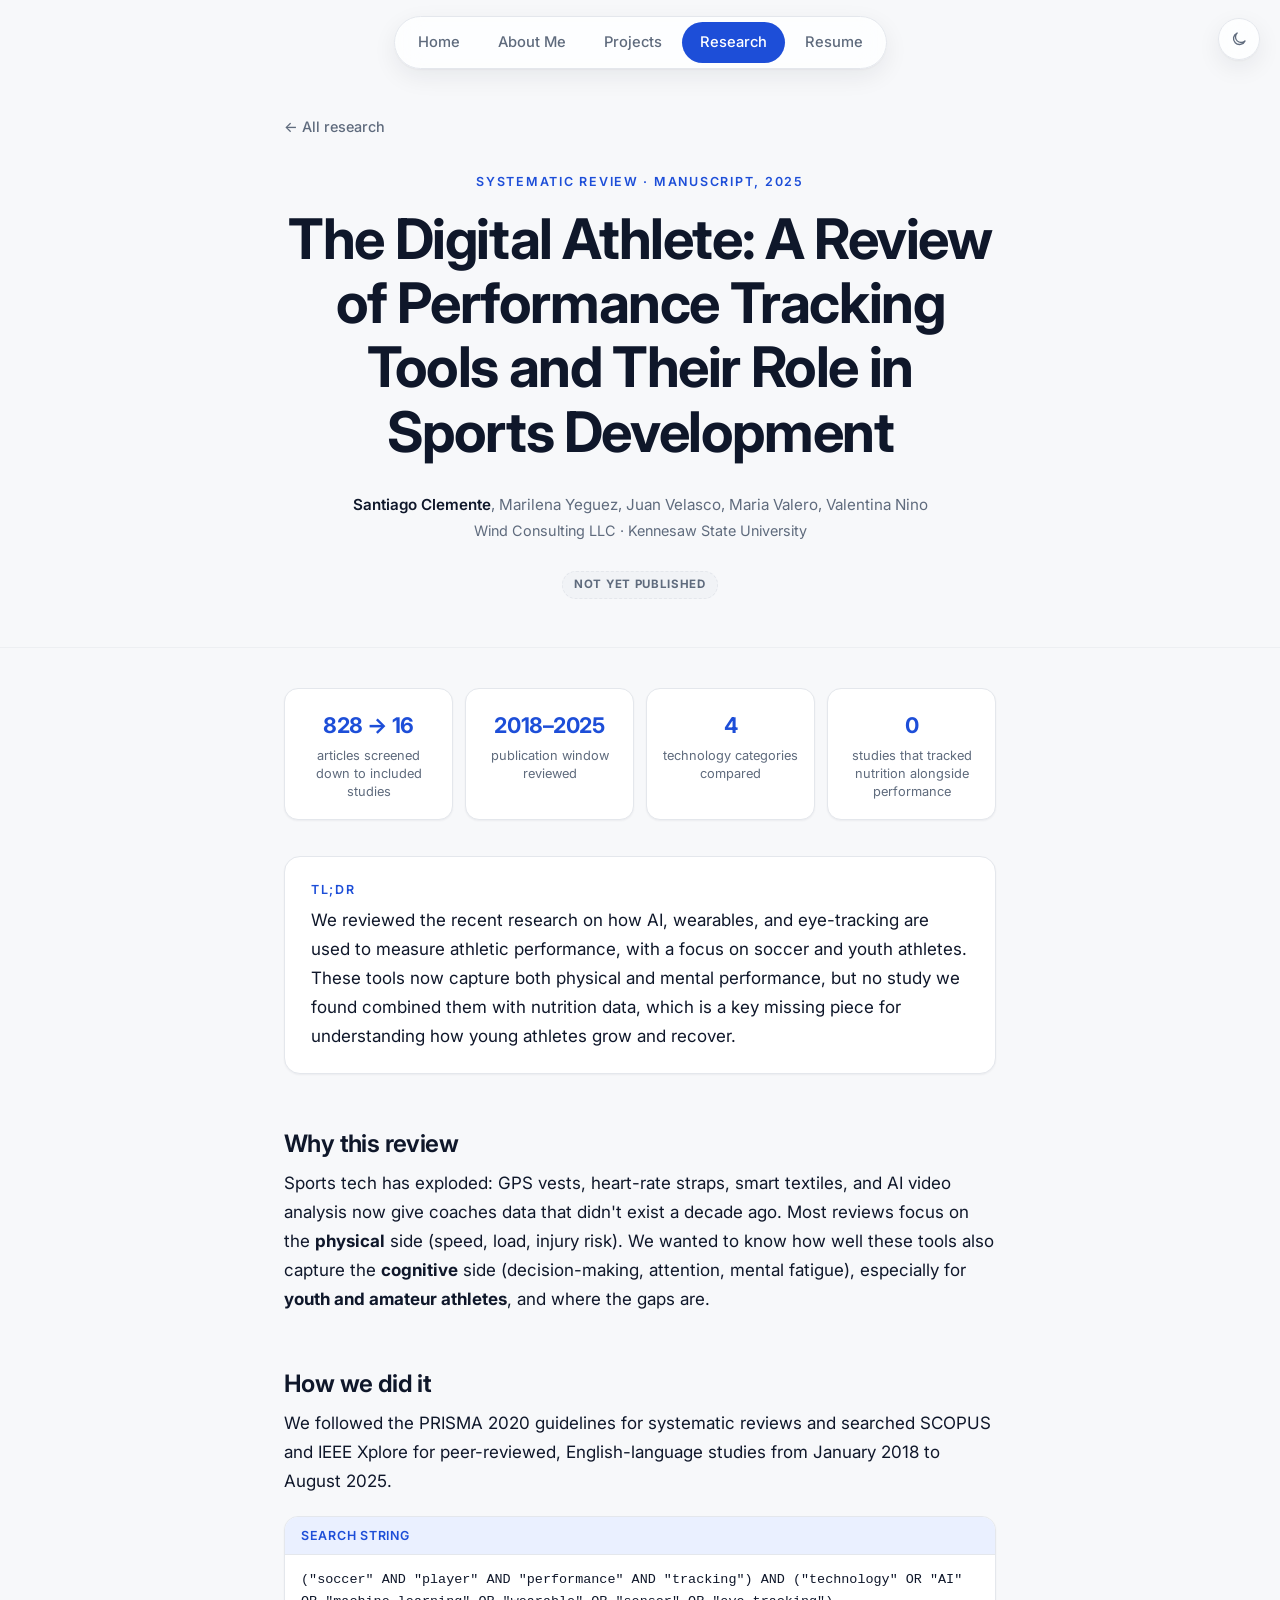
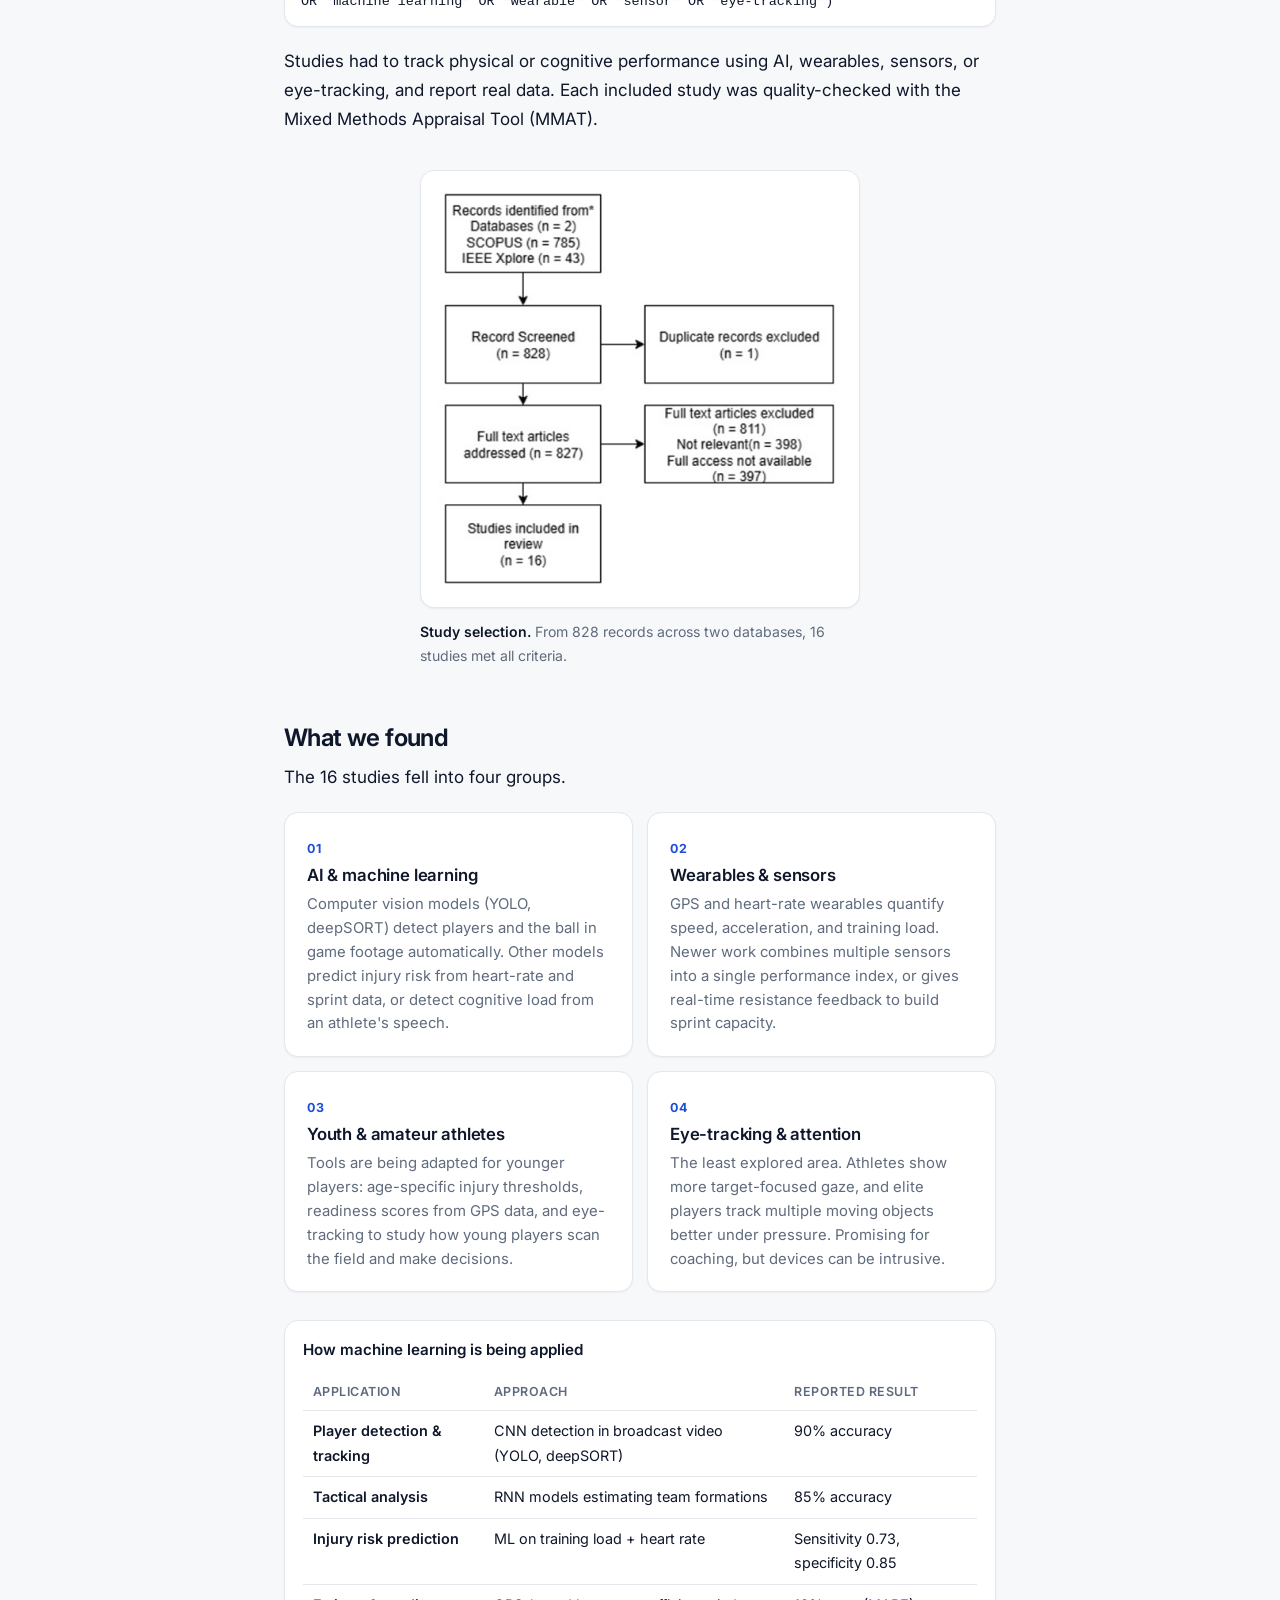
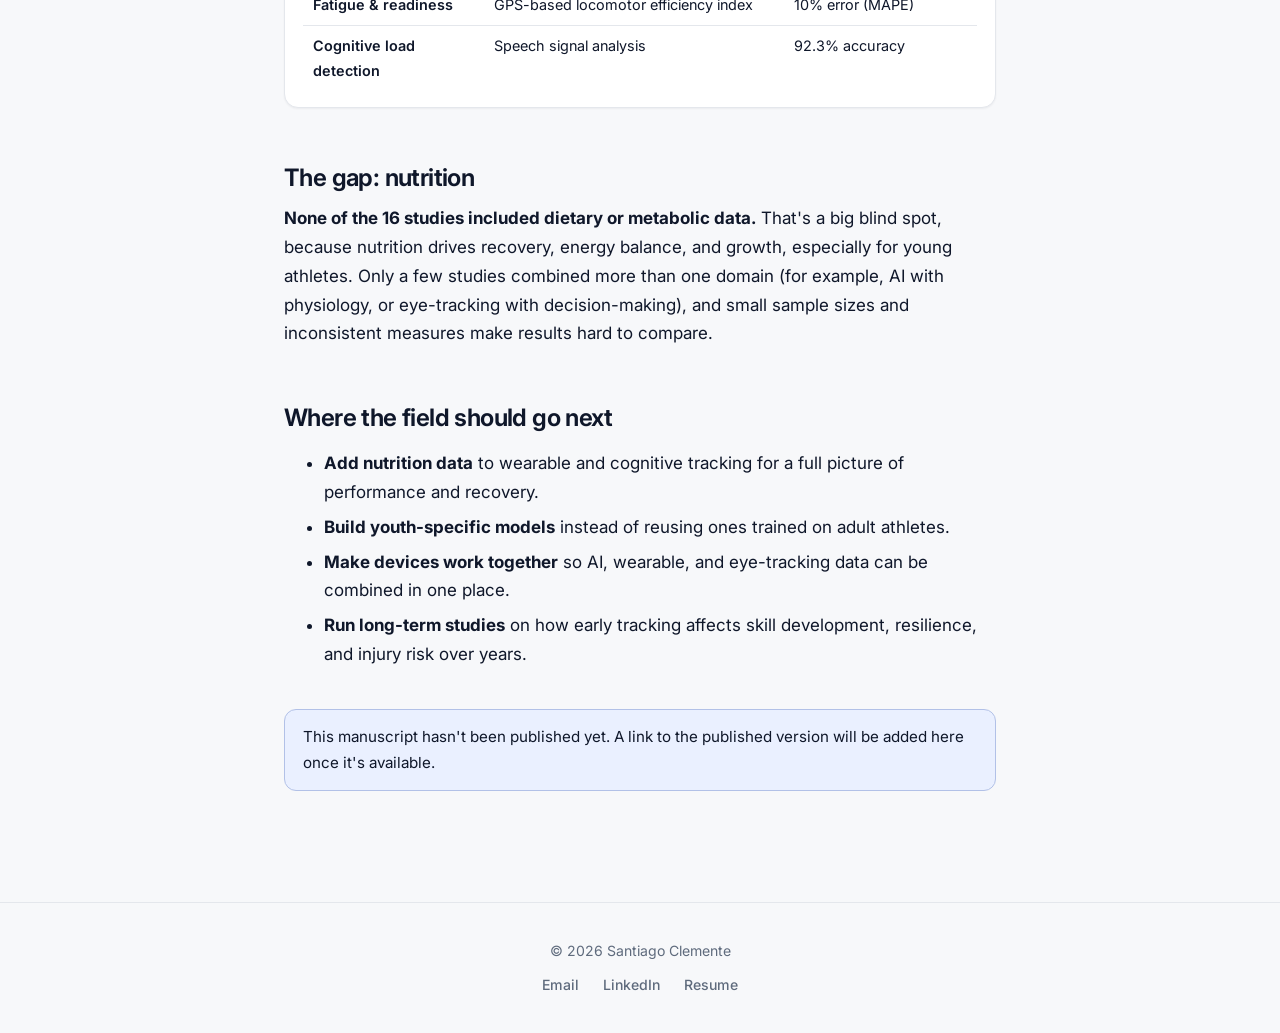
<file: research/paper-3.html>
<!doctype html>
<html lang="en">
<head>
  <meta charset="utf-8">
  <meta name="viewport" content="width=device-width, initial-scale=1">
  <title>The Digital Athlete | Santiago Clemente</title>
  <meta name="description" content="The Digital Athlete: a systematic review of AI, wearable, and eye-tracking tools for athletic performance tracking. Unpublished manuscript by Santiago Clemente et al.">
  <link rel="icon" href="../assets/favicon.svg" type="image/svg+xml">
  <link rel="preconnect" href="https://fonts.googleapis.com">
  <link rel="preconnect" href="https://fonts.gstatic.com" crossorigin>
  <link href="https://fonts.googleapis.com/css2?family=Inter:wght@400;500;600;700&display=swap" rel="stylesheet">
  <link rel="stylesheet" href="../assets/css/style.css?v=58">
  <script>try{var t=localStorage.getItem("theme");if(t==="dark"||t==="light")document.documentElement.setAttribute("data-theme",t)}catch(e){}</script>
</head>
<body data-page="research" data-root="../">
  <header id="site-header"></header>

  <main>
    <section class="paper-hero">
      <div class="container narrow">
        <a class="back" href="../research.html">← All research</a>

        <span class="eyebrow">Systematic review · Manuscript, 2025</span>
        <h1>The Digital Athlete: A Review of Performance Tracking Tools and Their Role in Sports Development</h1>
        <p class="meta authors">
          <strong>Santiago Clemente</strong>, Marilena Yeguez, Juan Velasco, Maria Valero, Valentina Nino<br>
          <span>Wind Consulting LLC · Kennesaw State University</span>
        </p>
        <p class="status-row"><span class="status-pill">Not yet published</span></p>
      </div>
    </section>

    <article class="article article-after-hero">
      <div class="container narrow">
        <div class="stats">
          <div class="stat"><span class="stat-num">828 → 16</span><span class="stat-label">articles screened down to included studies</span></div>
          <div class="stat"><span class="stat-num">2018–2025</span><span class="stat-label">publication window reviewed</span></div>
          <div class="stat"><span class="stat-num">4</span><span class="stat-label">technology categories compared</span></div>
          <div class="stat"><span class="stat-num">0</span><span class="stat-label">studies that tracked nutrition alongside performance</span></div>
        </div>

        <div class="tldr">
          <span class="eyebrow">TL;DR</span>
          <p>We reviewed the recent research on how AI, wearables, and eye-tracking are used to measure athletic performance, with a focus on soccer and youth athletes. These tools now capture both physical and mental performance, but no study we found combined them with nutrition data, which is a key missing piece for understanding how young athletes grow and recover.</p>
        </div>

        <h2>Why this review</h2>
        <p>Sports tech has exploded: GPS vests, heart-rate straps, smart textiles, and AI video analysis now give coaches data that didn't exist a decade ago. Most reviews focus on the <strong>physical</strong> side (speed, load, injury risk). We wanted to know how well these tools also capture the <strong>cognitive</strong> side (decision-making, attention, mental fatigue), especially for <strong>youth and amateur athletes</strong>, and where the gaps are.</p>

        <h2>How we did it</h2>
        <p>We followed the PRISMA 2020 guidelines for systematic reviews and searched SCOPUS and IEEE Xplore for peer-reviewed, English-language studies from January 2018 to August 2025.</p>
        <div class="search-box">
          <span class="search-label">Search string</span>
          <code>("soccer" AND "player" AND "performance" AND "tracking") AND ("technology" OR "AI" OR "machine learning" OR "wearable" OR "sensor" OR "eye-tracking")</code>
        </div>
        <p>Studies had to track physical or cognitive performance using AI, wearables, sensors, or eye-tracking, and report real data. Each included study was quality-checked with the Mixed Methods Appraisal Tool (MMAT).</p>
        <figure class="figure" style="max-width: 440px; margin-left: auto; margin-right: auto;">
          <div class="fig-frame"><img src="../assets/img/research/athlete-prisma.jpg" alt="PRISMA flow diagram: 828 records screened, 16 studies included" loading="lazy"></div>
          <figcaption><strong>Study selection.</strong> From 828 records across two databases, 16 studies met all criteria.</figcaption>
        </figure>

        <h2>What we found</h2>
        <p>The 16 studies fell into four groups.</p>
        <div class="finding-grid">
          <div class="finding">
            <span class="finding-num">01</span>
            <h3>AI &amp; machine learning</h3>
            <p>Computer vision models (YOLO, deepSORT) detect players and the ball in game footage automatically. Other models predict injury risk from heart-rate and sprint data, or detect cognitive load from an athlete's speech.</p>
          </div>
          <div class="finding">
            <span class="finding-num">02</span>
            <h3>Wearables &amp; sensors</h3>
            <p>GPS and heart-rate wearables quantify speed, acceleration, and training load. Newer work combines multiple sensors into a single performance index, or gives real-time resistance feedback to build sprint capacity.</p>
          </div>
          <div class="finding">
            <span class="finding-num">03</span>
            <h3>Youth &amp; amateur athletes</h3>
            <p>Tools are being adapted for younger players: age-specific injury thresholds, readiness scores from GPS data, and eye-tracking to study how young players scan the field and make decisions.</p>
          </div>
          <div class="finding">
            <span class="finding-num">04</span>
            <h3>Eye-tracking &amp; attention</h3>
            <p>The least explored area. Athletes show more target-focused gaze, and elite players track multiple moving objects better under pressure. Promising for coaching, but devices can be intrusive.</p>
          </div>
        </div>

        <div class="table-card" style="margin: 28px 0;">
          <table class="data-table text-table">
            <caption>How machine learning is being applied</caption>
            <thead><tr><th>Application</th><th>Approach</th><th>Reported result</th></tr></thead>
            <tbody>
              <tr><td>Player detection &amp; tracking</td><td>CNN detection in broadcast video (YOLO, deepSORT)</td><td>90% accuracy</td></tr>
              <tr><td>Tactical analysis</td><td>RNN models estimating team formations</td><td>85% accuracy</td></tr>
              <tr><td>Injury risk prediction</td><td>ML on training load + heart rate</td><td>Sensitivity 0.73, specificity 0.85</td></tr>
              <tr><td>Fatigue &amp; readiness</td><td>GPS-based locomotor efficiency index</td><td>10% error (MAPE)</td></tr>
              <tr><td>Cognitive load detection</td><td>Speech signal analysis</td><td>92.3% accuracy</td></tr>
            </tbody>
          </table>
        </div>

        <h2>The gap: nutrition</h2>
        <p><strong>None of the 16 studies included dietary or metabolic data.</strong> That's a big blind spot, because nutrition drives recovery, energy balance, and growth, especially for young athletes. Only a few studies combined more than one domain (for example, AI with physiology, or eye-tracking with decision-making), and small sample sizes and inconsistent measures make results hard to compare.</p>

        <h2>Where the field should go next</h2>
        <ul class="why">
          <li><strong>Add nutrition data</strong> to wearable and cognitive tracking for a full picture of performance and recovery.</li>
          <li><strong>Build youth-specific models</strong> instead of reusing ones trained on adult athletes.</li>
          <li><strong>Make devices work together</strong> so AI, wearable, and eye-tracking data can be combined in one place.</li>
          <li><strong>Run long-term studies</strong> on how early tracking affects skill development, resilience, and injury risk over years.</li>
        </ul>

        <p class="todo" style="margin-top: 40px;">This manuscript hasn't been published yet. A link to the published version will be added here once it's available.</p>
      </div>
    </article>
  </main>

  <footer id="site-footer"></footer>
  <script src="../assets/js/site.js?v=58"></script>
</body>
</html>
</file>
<file: assets/css/style.css>
/* ==========================================================
   Santiago Clemente — personal site
   Colors live in the tokens below; change --accent to re-theme.
   ========================================================== */

:root {
  --bg: #f7f8fa;
  --surface: #ffffff;
  --surface-2: #f1f3f6;
  --text: #0f172a;
  --muted: #5f6b7d;
  --border: #e4e7ec;
  --accent: #1d4ed8;
  --accent-soft: #eaf0ff;
  --accent-text: #ffffff;
  --nav-bg: rgba(255, 255, 255, .78);
  --shadow-sm: 0 1px 2px rgba(15, 23, 42, .05);
  --shadow: 0 1px 2px rgba(15, 23, 42, .04), 0 8px 24px rgba(15, 23, 42, .07);

  --font: "Inter", system-ui, -apple-system, "Segoe UI", Roboto, sans-serif;
  --font-mono: ui-monospace, SFMono-Regular, Menlo, Consolas, monospace;

  --max: 1080px;
  --radius: 16px;
  --gutter: 24px;
  --flag: #c62f34;
  color-scheme: light;
}

/* Dark mode: follows the system setting unless the visitor picks one with the toggle
   (the toggle sets data-theme="light" or "dark" on <html>). */
@media (prefers-color-scheme: dark) {
  :root:not([data-theme="light"]) {
    --bg: #0b0d12;
    --surface: #13161d;
    --surface-2: #1a1e27;
    --text: #e8ebf0;
    --muted: #97a0ae;
    --border: #262b36;
    --accent: #7ea2ff;
    --accent-soft: #1a2340;
    --accent-text: #0b0d12;
    --nav-bg: rgba(19, 22, 29, .78);
    --shadow-sm: 0 1px 2px rgba(0, 0, 0, .3);
    --shadow: 0 1px 2px rgba(0, 0, 0, .3), 0 8px 24px rgba(0, 0, 0, .35);
    --hero-veil: rgba(11, 13, 18, .78);
    --nav-hover: rgba(255, 255, 255, .12);
    --flag: #ff8a8d;
    color-scheme: dark;
  }
}
:root[data-theme="dark"] {
    --bg: #0b0d12;
    --surface: #13161d;
    --surface-2: #1a1e27;
    --text: #e8ebf0;
    --muted: #97a0ae;
    --border: #262b36;
    --accent: #7ea2ff;
    --accent-soft: #1a2340;
    --accent-text: #0b0d12;
    --nav-bg: rgba(19, 22, 29, .78);
    --shadow-sm: 0 1px 2px rgba(0, 0, 0, .3);
    --shadow: 0 1px 2px rgba(0, 0, 0, .3), 0 8px 24px rgba(0, 0, 0, .35);
    --hero-veil: rgba(11, 13, 18, .78);
    --nav-hover: rgba(255, 255, 255, .12);
    --flag: #ff8a8d;
    color-scheme: dark;
}

*, *::before, *::after { box-sizing: border-box; }

html { scroll-behavior: smooth; -webkit-text-size-adjust: 100%; }

body {
  margin: 0;
  padding-top: 72px; /* room for the floating tab bar */
  background: var(--bg);
  color: var(--text);
  font-family: var(--font);
  font-size: 17px;
  line-height: 1.7;
  min-height: 100vh;
  display: flex;
  flex-direction: column;
  -webkit-font-smoothing: antialiased;
}

main { flex: 1; }

img { max-width: 100%; height: auto; display: block; }

a { color: var(--accent); text-decoration: none; }
a:hover { text-decoration: underline; text-underline-offset: 3px; }

h1, h2, h3, h4 { line-height: 1.15; letter-spacing: -0.025em; margin: 0 0 .5em; color: var(--text); }
h1 { font-size: clamp(2.25rem, 5.5vw, 3.5rem); font-weight: 700; }
h2 { font-size: clamp(1.6rem, 3vw, 2rem); font-weight: 650; }
h3 { font-size: 1.15rem; font-weight: 600; letter-spacing: -0.01em; }
p { margin: 0 0 1em; }

.container { width: 100%; max-width: var(--max); margin: 0 auto; padding: 0 var(--gutter); }
.narrow { max-width: 760px; }
.center { text-align: center; }

.eyebrow {
  display: block; margin-bottom: 14px;
  font-size: .78rem; font-weight: 600; letter-spacing: .14em; text-transform: uppercase;
  color: var(--accent);
}
.lead { font-size: 1.15rem; color: var(--muted); }

/* ---------- Floating tab bar ---------- */
.site-header {
  position: fixed; top: 16px; left: 0; right: 0; z-index: 50;
  display: flex; justify-content: center; padding: 0 12px;
  pointer-events: none;
}
.nav-links {
  pointer-events: auto;
  display: flex; gap: 2px; list-style: none; margin: 0; padding: 5px;
  background: var(--nav-bg);
  backdrop-filter: saturate(180%) blur(14px);
  -webkit-backdrop-filter: saturate(180%) blur(14px);
  border: 1px solid var(--border); border-radius: 999px;
  box-shadow: var(--shadow);
  max-width: 100%; overflow-x: auto; scrollbar-width: none;
}
.nav-links::-webkit-scrollbar { display: none; }
.nav-links a {
  display: block; white-space: nowrap;
  padding: 8px 18px; border-radius: 999px;
  color: var(--muted); font-size: .92rem; font-weight: 500;
  transition: color .15s ease, background-color .15s ease;
}
.nav-links a:hover { color: var(--text); background: var(--surface-2); text-decoration: none; }
.nav-links a[aria-current="page"] { color: var(--accent-text); background: var(--accent); }

@media (max-width: 480px) {
  .nav-links a { padding: 7px 11px; font-size: .84rem; }
}

/* ---------- Sections ---------- */
.section { padding: 80px 0; }
.section + .section { border-top: 1px solid var(--border); }
.section-head { text-align: center; max-width: 640px; margin: 0 auto 40px; }
.section-head p { color: var(--muted); }

.page-head { padding: 72px 0 40px; text-align: center; }
.page-head p { color: var(--muted); font-size: 1.12rem; max-width: 620px; margin: 0 auto; }

/* ---------- Hero (home) ---------- */
.hero { padding: 72px 0 88px; text-align: center; }

/* Hero background photo: stays still while the page scrolls over it.
   clip-path keeps the fixed image inside the hero only (works on iPhone,
   where background-attachment: fixed does not). */
.hero-photo-bg {
  position: relative;
  margin-top: -72px;              /* run the photo up behind the tab bar */
  padding-top: 144px;
  clip-path: inset(0);
  border-bottom: 1px solid var(--border);
}
.hero-photo-bg::before {
  content: "";
  position: fixed; inset: 0; z-index: -1;
  background:
    linear-gradient(var(--hero-veil), var(--hero-veil)),
    url("../img/hero-campus.jpg") center 30% / cover no-repeat;
}
.hero-photo-bg .lead, .hero-photo-bg .role { color: color-mix(in srgb, var(--text) 82%, transparent); }
:root { --hero-veil: rgba(247, 248, 250, .80); }
.avatar {
  width: 168px; height: 168px; border-radius: 50%; object-fit: cover;
  margin: 0 auto 28px;
  border: 4px solid var(--surface);
  box-shadow: 0 0 0 1px var(--border), var(--shadow);
}
.hero h1 { margin-bottom: .2em; }
.hero .role { font-size: 1.2rem; font-weight: 500; color: var(--muted); margin-bottom: 1.4em; }
.hero .lead { max-width: 600px; margin: 0 auto; }
.hero .btn-row { justify-content: center; margin-top: 32px; }
@media (max-width: 600px) {
  .hero { padding: 40px 0 64px; }
  .hero-photo-bg { padding-top: 112px; }
  .avatar { width: 132px; height: 132px; }
}

/* ---------- Buttons ---------- */
.btn-row { display: flex; flex-wrap: wrap; gap: 12px; }
.btn {
  display: inline-flex; align-items: center; gap: 8px;
  padding: 11px 22px; border-radius: 999px; font-weight: 600; font-size: .94rem;
  border: 1px solid var(--border); color: var(--text); background: var(--surface);
  box-shadow: var(--shadow-sm);
  transition: transform .15s ease, box-shadow .15s ease, border-color .15s ease;
}
.btn:hover { transform: translateY(-1px); box-shadow: var(--shadow); text-decoration: none; }
.btn-primary { background: var(--accent); border-color: var(--accent); color: var(--accent-text); }

/* ---------- Cards ---------- */
.grid { display: grid; gap: 20px; }
.grid-3 { grid-template-columns: repeat(3, 1fr); }
.grid-2 { grid-template-columns: repeat(2, 1fr); }
@media (max-width: 720px) { .grid-2, .grid-3 { grid-template-columns: 1fr; } }

.card {
  background: var(--surface); border: 1px solid var(--border); border-radius: var(--radius);
  padding: 28px; display: flex; flex-direction: column; gap: 8px;
  color: inherit; box-shadow: var(--shadow-sm);
  transition: transform .2s ease, box-shadow .2s ease, border-color .2s ease;
}
a.card:hover { transform: translateY(-3px); box-shadow: var(--shadow); text-decoration: none; }
.card h3 { margin: 0; }
.card p { color: var(--muted); margin: 0; font-size: .96rem; line-height: 1.6; }
.card .more { margin-top: auto; padding-top: 12px; color: var(--accent); font-weight: 600; font-size: .9rem; }
.card.center { align-items: center; }
.card-media { margin: -28px -28px 16px; border-radius: var(--radius) var(--radius) 0 0; aspect-ratio: 16 / 9; overflow: hidden; border-bottom: 1px solid var(--border); }
.card-media img { width: 100%; height: 100%; object-fit: cover; }

/* ---------- Contact section (home) ---------- */
.contact { background: var(--surface); scroll-margin-top: 72px; }
.contact .card { background: var(--bg); }
.contact-card { gap: 6px; padding: 32px 24px; }
.contact-icon {
  width: 52px; height: 52px; border-radius: 50%; margin-bottom: 8px;
  display: inline-flex; align-items: center; justify-content: center;
  background: var(--accent-soft); color: var(--accent);
}
.contact-icon svg { width: 24px; height: 24px; }
.contact-value { color: var(--muted); font-size: .92rem; overflow-wrap: break-word; }
a.contact-card:hover .contact-value { color: var(--accent); }

.tags { display: flex; flex-wrap: wrap; gap: 6px; margin: 0; padding: 0; list-style: none; }
.tag {
  font-size: .76rem; font-weight: 500; padding: 3px 11px; border-radius: 999px;
  background: var(--surface-2); color: var(--muted); border: 1px solid var(--border);
}

/* ---------- Placeholders (delete as real content arrives) ---------- */
.placeholder {
  display: flex; align-items: center; justify-content: center; text-align: center;
  background: var(--surface-2); border: 1px dashed var(--border); color: var(--muted);
  font-size: .82rem; font-weight: 500; padding: 16px; min-height: 160px;
}
.todo {
  border: 1px solid color-mix(in srgb, var(--accent) 25%, var(--border));
  background: var(--accent-soft); color: var(--text);
  padding: 14px 18px; border-radius: 12px; font-size: .95rem;
}

/* ---------- Stacked, centered section (About page) ---------- */
.two-col { max-width: 760px; }
.two-col > h2 { text-align: center; margin-bottom: 36px; }

/* ---------- Timeline (education / experience) ---------- */
.timeline { list-style: none; margin: 0; padding: 0; display: grid; gap: 16px; }
.timeline > li {
  background: var(--surface); border: 1px solid var(--border); border-radius: var(--radius);
  padding: 24px 28px; box-shadow: var(--shadow-sm);
}
.timeline .when { font-size: .82rem; font-weight: 600; color: var(--accent); letter-spacing: .02em; }
.timeline h3 { margin: 4px 0 2px; }
.timeline .where { color: var(--muted); margin-bottom: 10px; }
.timeline ul { margin: 0; padding-left: 18px; color: var(--muted); }
.timeline .desc { font-style: italic; color: var(--muted); font-size: .95rem; margin-bottom: 8px; }

/* Skills list (About page) */
.skills { gap: 0; padding: 8px 28px; }
.skill-row { display: grid; grid-template-columns: 170px 1fr; gap: 16px; align-items: center; padding: 16px 0; }
.skill-row + .skill-row { border-top: 1px solid var(--border); }
.skill-row h3 { font-size: 1rem; }
@media (max-width: 600px) { .skill-row { grid-template-columns: 1fr; gap: 8px; } }

/* ---------- Article (project / paper detail) ---------- */
.article { padding: 48px 0 96px; }
.back { display: inline-block; margin-bottom: 32px; font-size: .9rem; font-weight: 500; color: var(--muted); }
.back:hover { color: var(--accent); text-decoration: none; }
.article .eyebrow, .article h1, .article .container > .meta { text-align: center; }
.article .container > .btn-row, .article .container > .tags { justify-content: center; }
.article .container > .tags { margin-bottom: 8px; }
.meta { color: var(--muted); font-size: .95rem; margin-bottom: 24px; }
.meta strong { color: var(--text); font-weight: 600; }
.article h2 { margin-top: 56px; font-size: 1.5rem; }
.article figure { margin: 36px 0; }
.article figure .placeholder, .article figure img { border-radius: 14px; }
.article figcaption { color: var(--muted); font-size: .88rem; margin-top: 12px; text-align: center; }
.tldr {
  background: var(--surface); border: 1px solid var(--border); border-radius: var(--radius);
  padding: 22px 26px; margin: 36px 0; box-shadow: var(--shadow-sm);
}
.tldr .eyebrow { margin-bottom: 6px; text-align: left !important; }
.tldr p:last-child { margin: 0; }
.cite {
  font-family: var(--font-mono); font-size: .82rem; background: var(--surface-2); border: 1px solid var(--border);
  border-radius: 12px; padding: 18px; overflow-x: auto; white-space: pre; line-height: 1.5;
}

/* ---------- Paper page extras ---------- */
.authors span { font-size: .9rem; }
.stats {
  display: grid; grid-template-columns: repeat(4, 1fr); gap: 12px; margin: 36px 0 8px;
}
.stat {
  background: var(--surface); border: 1px solid var(--border); border-radius: 14px;
  padding: 18px 14px; text-align: center; box-shadow: var(--shadow-sm);
  display: flex; flex-direction: column; gap: 4px;
}
.stat-num { font-size: 1.35rem; font-weight: 700; color: var(--accent); letter-spacing: -0.02em; white-space: nowrap; }
.stat-label { font-size: .8rem; color: var(--muted); line-height: 1.4; }
@media (max-width: 640px) { .stats { grid-template-columns: repeat(2, 1fr); } }

.article h3 { margin-top: 36px; font-size: 1.15rem; }

/* Figures sit on a white "paper" card so charts look right in dark mode too */
.figure { margin: 28px 0; }
.fig-frame {
  background: #fff; border: 1px solid var(--border); border-radius: 14px;
  padding: 16px; box-shadow: var(--shadow-sm);
  display: flex; justify-content: center; cursor: zoom-in;
  transition: box-shadow .2s ease;
}
.fig-frame:hover { box-shadow: var(--shadow); }
.fig-frame img { border-radius: 4px !important; width: 100%; height: auto; }
.figure.wide { margin-left: -40px; margin-right: -40px; }
@media (max-width: 860px) { .figure.wide { margin-left: 0; margin-right: 0; } }
.figcaption, .figure figcaption { text-align: left; }
.figure figcaption strong { color: var(--text); font-weight: 600; }
.fig-pair { display: grid; grid-template-columns: 1fr 1fr; gap: 16px; }
.fig-pair .figure { margin: 12px 0; }
@media (max-width: 600px) { .fig-pair { grid-template-columns: 1fr; } }

/* Protocol timeline */
.protocol {
  list-style: none; padding: 0; margin: 24px 0 10px;
  display: grid; grid-template-columns: repeat(8, 1fr); gap: 6px;
}
.protocol li {
  border-radius: 10px; padding: 12px 6px; text-align: center;
  display: flex; flex-direction: column; gap: 2px; justify-content: center; min-height: 92px;
  border: 1px solid var(--border);
}
.protocol .rest { background: var(--surface-2); }
.protocol .task { background: var(--accent-soft); border-color: color-mix(in srgb, var(--accent) 30%, var(--border)); }
.protocol .distract { background: color-mix(in srgb, #e5484d 14%, var(--surface)); border-color: color-mix(in srgb, #e5484d 40%, var(--border)); }
.p-time { font-size: .72rem; color: var(--muted); font-weight: 600; }
.p-name { font-size: .85rem; font-weight: 600; line-height: 1.25; }
.p-flag { font-size: .68rem; color: var(--flag); font-weight: 600; line-height: 1.25; }
@media (max-width: 640px) { .protocol { grid-template-columns: repeat(4, 1fr); } }
.legend { font-size: .82rem; color: var(--muted); }
.sw { display: inline-block; width: 12px; height: 12px; border-radius: 3px; margin: 0 6px 0 16px; vertical-align: -1px; border: 1px solid var(--border); }
.sw:first-child { margin-left: 0; }
.sw.rest { background: var(--surface-2); }
.sw.task { background: var(--accent-soft); }
.sw.distract { background: color-mix(in srgb, #e5484d 30%, var(--surface)); }

.steps { padding-left: 22px; }
.steps li { margin-bottom: 6px; }
.why li { margin-bottom: 6px; }

/* Tables */
.table-pair { display: grid; grid-template-columns: 1.4fr 1fr; gap: 16px; margin: 24px 0; }
@media (max-width: 640px) { .table-pair { grid-template-columns: 1fr; } }
.table-card { background: var(--surface); border: 1px solid var(--border); border-radius: 14px; padding: 16px 18px; box-shadow: var(--shadow-sm); overflow-x: auto; }
.data-table { width: 100%; border-collapse: collapse; font-size: .9rem; }
.data-table caption { text-align: left; font-weight: 600; margin-bottom: 10px; font-size: .95rem; }
.data-table th, .data-table td { padding: 8px 10px; text-align: center; border-bottom: 1px solid var(--border); }
.data-table th:first-child, .data-table td:first-child { text-align: left; }
.data-table thead th { font-size: .78rem; color: var(--muted); font-weight: 600; text-transform: uppercase; letter-spacing: .04em; }
.data-table tbody tr:last-child td, .data-table tbody tr:last-child th { border-bottom: 0; }
.confusion td { font-weight: 700; font-size: 1.05rem; }
.text-table th, .text-table td { text-align: left; vertical-align: top; }
.text-table td:first-child { font-weight: 600; }
.cap-note { display: block; font-size: .76rem; font-weight: 500; color: var(--muted); margin-top: 2px; }
.visually-hidden { position: absolute; width: 1px; height: 1px; overflow: hidden; clip: rect(0 0 0 0); white-space: nowrap; }
.confusion td.ok { background: color-mix(in srgb, #30a46c 18%, transparent); }
.confusion td.err { background: color-mix(in srgb, #e5484d 14%, transparent); }

/* Collapsible detail */
.more-detail {
  margin-top: 40px; background: var(--surface); border: 1px solid var(--border);
  border-radius: 14px; padding: 4px 22px; box-shadow: var(--shadow-sm);
}
.more-detail summary { cursor: pointer; font-weight: 600; padding: 14px 0; }
.more-detail[open] summary { border-bottom: 1px solid var(--border); margin-bottom: 14px; }

/* Click-to-enlarge figures */
.lightbox {
  position: fixed; inset: 0; z-index: 100; background: rgba(8, 10, 14, .86);
  display: none; align-items: center; justify-content: center; padding: 24px; cursor: zoom-out;
}
.lightbox.open { display: flex; }
.lightbox img { max-width: min(1200px, 100%); max-height: 90vh; background: #fff; border-radius: 10px; padding: 12px; }

/* EmoGame page */
.subtitle { text-align: center; color: var(--muted); font-size: 1.1rem; margin: -6px 0 16px; }
.fig-frame.photo { padding: 0; overflow: hidden; background: var(--surface); }
.fig-frame.photo img { border-radius: 0 !important; }
.split { display: grid; grid-template-columns: 1fr 1.15fr; gap: 28px; align-items: start; margin: 24px 0; }
.split .figure { margin: 0; }
@media (max-width: 680px) { .split { grid-template-columns: 1fr; } }
.facts { list-style: none; margin: 0; padding: 0; display: grid; gap: 12px; }
.facts li { font-size: .94rem; line-height: 1.55; padding-bottom: 12px; border-bottom: 1px solid var(--border); }
.facts li:last-child { border-bottom: 0; padding-bottom: 0; }
.facts span { display: block; font-size: .74rem; font-weight: 700; letter-spacing: .08em; text-transform: uppercase; color: var(--accent); margin-bottom: 2px; }

.callout {
  background: var(--accent-soft); border: 1px solid color-mix(in srgb, var(--accent) 25%, var(--border));
  border-radius: 14px; padding: 18px 22px; margin: 32px 0;
}
.callout h3 { margin: 0 0 6px !important; font-size: 1rem !important; }
.callout p { margin: 0; font-size: .95rem; }

.brain-case {
  background: var(--surface); border: 1px solid var(--border); border-radius: 16px;
  padding: 22px; margin: 18px 0; box-shadow: var(--shadow-sm);
}
.brain-head { display: flex; gap: 16px; align-items: flex-start; margin-bottom: 16px; }
.brain-head p { margin: 0; font-size: .95rem; color: var(--muted); }
.brain-head p strong { color: var(--text); }
.case-id {
  flex-shrink: 0; font-family: var(--font-mono); font-size: .8rem; font-weight: 700;
  background: var(--accent); color: var(--accent-text); border-radius: 8px; padding: 4px 9px; margin-top: 2px;
}
.brain-pair { display: grid; grid-template-columns: 1fr 1fr; gap: 12px; }
.brain-pair figure { margin: 0; }
.brain-pair .fig-frame { padding: 0; overflow: hidden; background: #c0c0c0; }
.brain-pair .fig-frame img { border-radius: 0 !important; }
.brain-pair figcaption { text-align: center !important; font-weight: 600; font-size: .85rem; margin-top: 8px; color: var(--text); }
@media (max-width: 480px) { .brain-head { flex-direction: column; gap: 8px; } }

.bars {
  background: var(--surface); border: 1px solid var(--border); border-radius: 14px;
  padding: 18px 22px; margin: 16px 0 24px; box-shadow: var(--shadow-sm); display: grid; gap: 14px;
}
.bar-row { display: grid; grid-template-columns: 190px 1fr 48px; gap: 14px; align-items: center; }
.bar-label { font-weight: 600; font-size: .92rem; line-height: 1.3; }
.bar-label small { display: block; font-weight: 400; color: var(--muted); font-size: .78rem; }
.bar-track { height: 12px; background: var(--surface-2); border-radius: 999px; overflow: hidden; }
.bar-fill { display: block; height: 100%; background: var(--accent); border-radius: 999px; }
.bar-val { font-weight: 700; text-align: right; font-size: .95rem; }
@media (max-width: 520px) { .bar-row { grid-template-columns: 1fr 44px; } .bar-track { grid-column: 1 / -1; grid-row: 2; } }

.compare { display: grid; grid-template-columns: 1fr 1fr; gap: 14px; margin: 20px 0; }
@media (max-width: 600px) { .compare { grid-template-columns: 1fr; } }
.compare-card { background: var(--surface); border: 1px solid var(--border); border-radius: 14px; padding: 18px 20px; box-shadow: var(--shadow-sm); }
.compare-tag { display: inline-block; font-size: .76rem; font-weight: 700; letter-spacing: .06em; text-transform: uppercase; color: var(--accent); margin-bottom: 6px; }
.compare-card p { margin: 0; font-size: .93rem; color: var(--muted); line-height: 1.6; }

/* Unpublished status */
.status-row { text-align: center; margin: -8px 0 8px; }
.status-pill, .paper-badge.muted {
  display: inline-block; font-size: .72rem; font-weight: 700; letter-spacing: .06em; text-transform: uppercase;
  border-radius: 999px; padding: 3px 11px;
  background: var(--surface-2); color: var(--muted); border: 1px dashed var(--border);
}
.paper-badge.muted { padding: 1px 9px; }

/* Search string box */
.search-box {
  border: 1px solid var(--border); border-radius: 14px; overflow: hidden; margin: 20px 0;
  background: var(--surface); box-shadow: var(--shadow-sm);
}
.search-label {
  display: block; padding: 8px 16px; font-size: .78rem; font-weight: 600; letter-spacing: .06em;
  text-transform: uppercase; color: var(--accent); background: var(--accent-soft); border-bottom: 1px solid var(--border);
}
.search-box code { display: block; padding: 14px 16px; font-family: var(--font-mono); font-size: .84rem; line-height: 1.6; white-space: normal; }

/* Finding cards */
.finding-grid { display: grid; grid-template-columns: 1fr 1fr; gap: 14px; margin: 20px 0; }
@media (max-width: 600px) { .finding-grid { grid-template-columns: 1fr; } }
.finding {
  background: var(--surface); border: 1px solid var(--border); border-radius: 14px;
  padding: 20px 22px; box-shadow: var(--shadow-sm);
}
.finding-num { font-size: .78rem; font-weight: 700; color: var(--accent); letter-spacing: .06em; }
.finding h3 { margin: 4px 0 8px !important; font-size: 1.05rem !important; }
.finding p { color: var(--muted); font-size: .93rem; margin: 0; line-height: 1.6; }

/* ---------- Research list ---------- */
.paper-badge {
  display: inline-block; font-size: .7rem; font-weight: 700; letter-spacing: .06em; text-transform: uppercase;
  background: var(--accent); color: var(--accent-text); border-radius: 999px; padding: 2px 9px; margin-right: 8px; vertical-align: 1px;
}
.paper .btn-row { margin-top: 12px; gap: 8px; }
.btn-sm { padding: 7px 14px; font-size: .84rem; }
.fig-thumb { background: #fff; display: flex; align-items: center; justify-content: center; padding: 6px; border: 1px solid var(--border); }
.paper .thumb.fig-thumb img { object-fit: contain; }
.paper-list { max-width: 880px; display: grid; gap: 20px; }
.paper {
  display: grid; grid-template-columns: 190px 1fr; gap: 28px; align-items: center;
  background: var(--surface); border: 1px solid var(--border); border-radius: var(--radius);
  padding: 20px; box-shadow: var(--shadow-sm);
  transition: transform .2s ease, box-shadow .2s ease;
}
.paper:hover { transform: translateY(-2px); box-shadow: var(--shadow); }
.paper .thumb { aspect-ratio: 4 / 3; border-radius: 10px; min-height: 0; overflow: hidden; }
.paper .thumb img { width: 100%; height: 100%; object-fit: cover; }
.paper h3 { margin: 4px 0 4px; }
.paper h3 a { color: var(--text); }
.paper .venue { font-size: .78rem; font-weight: 600; letter-spacing: .08em; text-transform: uppercase; color: var(--accent); }
.paper .meta { margin-bottom: 8px; }
.paper p:last-child { margin: 0; color: var(--muted); }
@media (max-width: 600px) { .paper { grid-template-columns: 1fr; gap: 16px; } }

/* ---------- Resume ---------- */
.resume-frame {
  width: 100%; height: 82vh; min-height: 520px; border: 1px solid var(--border);
  border-radius: var(--radius); background: var(--surface); box-shadow: var(--shadow-sm);
}

/* ---------- Footer ---------- */
.site-footer { border-top: 1px solid var(--border); padding: 36px 0; color: var(--muted); font-size: .88rem; }
.site-footer .container { display: flex; flex-direction: column; gap: 10px; align-items: center; text-align: center; }
.site-footer nav { display: flex; gap: 24px; }
.site-footer a { color: var(--muted); font-weight: 500; }
.site-footer a:hover { color: var(--accent); text-decoration: none; }

/* Visible keyboard focus */
:focus-visible { outline: 2px solid var(--accent); outline-offset: 3px; border-radius: 8px; }

@media (prefers-reduced-motion: reduce) {
  * { transition: none !important; scroll-behavior: auto !important; }
}
.brain-thumb { background: #c0c0c0; padding: 0; }
.paper .thumb.brain-thumb img { object-fit: cover; }

/* ---------- Paper page header (photo stays still while page scrolls) ---------- */
.paper-hero {
  position: relative; clip-path: inset(0);
  margin-top: -72px; padding: 112px 0 48px;
  border-bottom: 1px solid var(--border);
}
.paper-hero .eyebrow, .paper-hero h1, .paper-hero .meta { text-align: center; }
.paper-hero .btn-row { justify-content: center; }
.paper-hero .meta { margin-bottom: 24px; }
.paper-hero .status-row { margin: 0; }
.paper-hero-bg {
  position: fixed; inset: 0; z-index: -1;
  background-size: cover; background-repeat: no-repeat;
}
.paper-hero-bg::after { content: ""; position: absolute; inset: 0; background: var(--hero-veil); }
.paper-hero.has-photo .meta, .paper-hero.has-photo .subtitle, .paper-hero.has-photo .back {
  color: color-mix(in srgb, var(--text) 82%, transparent);
}
.paper-hero.has-photo .meta span { color: inherit; }
.article-after-hero { padding-top: 8px; }
.article-after-hero .stats { margin-top: 32px; }
@media (max-width: 600px) { .paper-hero { padding-top: 96px; } }
.page-head.paper-hero { padding: 128px 0 64px; }
.paper-hero.has-photo p { color: color-mix(in srgb, var(--text) 82%, transparent); }
@media (max-width: 600px) { .page-head.paper-hero { padding: 104px 0 48px; } }

/* Avatar: subtle glow on hover, links to About Me */
.avatar-link { display: block; width: fit-content; margin: 0 auto 28px; border-radius: 50%; }
.avatar-link .avatar { margin: 0; transition: box-shadow .35s ease, transform .35s ease; }
.avatar-link:hover .avatar, .avatar-link:focus-visible .avatar {
  transform: scale(1.02);
  box-shadow: 0 0 0 1px var(--border), 0 0 26px 4px color-mix(in srgb, var(--accent) 28%, transparent), var(--shadow);
}
.avatar-link:focus-visible { outline-offset: 6px; }

/* Explore: icon tiles on the home page */
.explore { display: flex; justify-content: center; gap: clamp(20px, 6vw, 64px); flex-wrap: wrap; }
.explore-tile {
  display: flex; flex-direction: column; align-items: center; gap: 14px;
  color: var(--text); text-decoration: none; padding: 8px;
}
.explore-tile:hover { text-decoration: none; }
.explore-icon {
  width: 96px; height: 96px; border-radius: 28px;
  display: flex; align-items: center; justify-content: center;
  background: var(--surface); border: 1px solid var(--border); color: var(--accent);
  box-shadow: var(--shadow-sm);
  transition: transform .25s ease, box-shadow .25s ease, background-color .25s ease, color .25s ease;
}
.explore-icon svg { width: 40px; height: 40px; }
.explore-label { font-size: .95rem; font-weight: 600; color: var(--muted); transition: color .25s ease; }
.explore-tile:hover .explore-icon, .explore-tile:focus-visible .explore-icon {
  transform: translateY(-4px); background: var(--accent); color: var(--accent-text); box-shadow: var(--shadow);
}
.explore-tile:hover .explore-label, .explore-tile:focus-visible .explore-label { color: var(--text); }
@media (max-width: 480px) { .explore-icon { width: 80px; height: 80px; border-radius: 24px; } .explore-icon svg { width: 34px; height: 34px; } }

/* Contact tiles reuse the Explore tile style */
.contact .explore-icon { background: var(--bg); }
.explore-label { white-space: nowrap; }
@media (max-width: 480px) { .contact-tiles { gap: 16px 28px; } }
@media (min-width: 640px) { .contact-tiles { gap: 8px; } .contact-tiles .explore-tile { width: 220px; } }

/* Email pill under the contact tiles */
@media (min-width: 640px) { .contact-tiles .explore-tile { width: 150px; } }
.email-pill {
  display: flex; align-items: center; gap: 4px; width: fit-content; max-width: 100%;
  margin: 32px auto 0; padding: 5px 5px 5px 18px;
  background: var(--bg); border: 1px solid var(--border); border-radius: 999px; box-shadow: var(--shadow-sm);
}
.email-pill a { color: var(--text); font-weight: 500; font-size: .95rem; white-space: nowrap; overflow: hidden; text-overflow: ellipsis; }
.copy-btn {
  display: inline-flex; align-items: center; gap: 6px; margin-left: 10px;
  border: 0; border-radius: 999px; padding: 7px 14px; cursor: pointer;
  background: var(--accent-soft); color: var(--accent); font: inherit; font-size: .84rem; font-weight: 600;
  transition: background-color .2s ease, color .2s ease;
}
.copy-btn svg { width: 15px; height: 15px; }
.copy-btn:hover { background: var(--accent); color: var(--accent-text); }
.copy-btn.copied { background: #30a46c; color: #fff; }
@media (max-width: 480px) {
  .contact-tiles { gap: 12px; flex-wrap: nowrap; }
  .email-pill { padding-left: 14px; }
  .email-pill a { font-size: .86rem; }
  .copy-btn { margin-left: 6px; padding: 7px 10px; }
}
@media (max-width: 380px) { .copy-text { display: none; } }

/* Buttons fill with the accent color on hover (matches the icon tiles) */
.btn { transition: transform .25s ease, box-shadow .25s ease, background-color .25s ease, color .25s ease, border-color .25s ease; }
.btn:hover, .btn:focus-visible {
  background: var(--accent); border-color: var(--accent); color: var(--accent-text);
  transform: translateY(-2px); box-shadow: var(--shadow);
}
.btn-primary:hover, .btn-primary:focus-visible {
  background: color-mix(in srgb, var(--accent) 82%, #000); border-color: color-mix(in srgb, var(--accent) 82%, #000);
}

/* Tab bar hover: clearer in dark mode */
:root { --nav-hover: #e9ecf1; }
.nav-links a:hover { background: var(--nav-hover); color: var(--text); }
.nav-links a[aria-current="page"]:hover { background: var(--accent); color: var(--accent-text); }

/* Light / dark toggle */
.theme-toggle {
  position: fixed; top: 18px; right: 20px; z-index: 60;
  width: 42px; height: 42px; border-radius: 50%;
  display: inline-flex; align-items: center; justify-content: center;
  background: var(--nav-bg); color: var(--muted); border: 1px solid var(--border);
  backdrop-filter: saturate(180%) blur(14px); -webkit-backdrop-filter: saturate(180%) blur(14px);
  box-shadow: var(--shadow); cursor: pointer;
  transition: background-color .2s ease, color .2s ease, transform .2s ease;
}
.theme-toggle:hover { background: var(--nav-hover); color: var(--text); transform: rotate(-12deg); }
.theme-toggle svg { width: 18px; height: 18px; }
.theme-toggle .icon-sun { display: none; }
:root[data-theme="dark"] .theme-toggle .icon-sun { display: block; }
:root[data-theme="dark"] .theme-toggle .icon-moon { display: none; }
@media (prefers-color-scheme: dark) {
  :root:not([data-theme="light"]) .theme-toggle .icon-sun { display: block; }
  :root:not([data-theme="light"]) .theme-toggle .icon-moon { display: none; }
}
/* On phones the tab bar uses the full width, so the toggle floats bottom-right */
@media (max-width: 640px) { .theme-toggle { top: auto; bottom: 18px; right: 16px; } }
body { transition: background-color .25s ease, color .25s ease; }

/* Subtle topographic contour pattern (Explore section on the home page).
   The SVG is used as a mask so the line color follows light/dark mode. */
:root { --topo: rgba(15, 23, 42, .075); }
@media (prefers-color-scheme: dark) { :root:not([data-theme="light"]) { --topo: rgba(255, 255, 255, .06); } }
:root[data-theme="dark"] { --topo: rgba(255, 255, 255, .06); }
.topo-section { position: relative; isolation: isolate; }
.topo-section::before {
  content: ""; position: absolute; inset: 0; z-index: -1; pointer-events: none;
  background: var(--topo);
  -webkit-mask: url("../img/topo.svg") center / cover no-repeat;
          mask: url("../img/topo.svg") center / cover no-repeat;
}

/* Get in touch: a soft glow follows the mouse while it's over this section */
.contact { position: relative; isolation: isolate; overflow: hidden; }
.contact::before {
  content: ""; position: absolute; inset: 0; z-index: -1; pointer-events: none;
  background: radial-gradient(var(--glow-r) circle at var(--mx, 50%) var(--my, 50%),
              color-mix(in srgb, var(--accent) 34%, transparent), transparent 75%);
  opacity: 0; transition: opacity .35s ease;
}
.contact.glow-on::before { opacity: 1; }
@media (hover: none) { .contact::before { display: none; } }

/* Glow shrinks over text and buttons (animated via a registered property) */
@property --glow-r { syntax: "<length>"; inherits: true; initial-value: 150px; }
.contact { --glow-r: 150px; transition: --glow-r .3s ease; }
.contact.glow-small { --glow-r: 70px; }

/* ---------- Home page entrance: photo, name and intro first, then the rest, tab bar last ---------- */
@keyframes fadeUp { from { opacity: 0; transform: translateY(14px); } to { opacity: 1; transform: none; } }
@keyframes fadeIn { from { opacity: 0; } to { opacity: 1; } }
@keyframes fadeDown { from { opacity: 0; transform: translateY(-10px); } to { opacity: 1; transform: none; } }

@media (prefers-reduced-motion: no-preference) {
  body[data-page="home"] .hero-photo-bg::before { animation: fadeIn 1s ease both; }
  body[data-page="home"] .hero .avatar-link { animation: fadeUp .7s cubic-bezier(.2,.7,.2,1) .1s both; }
  body[data-page="home"] .hero h1          { animation: fadeUp .7s cubic-bezier(.2,.7,.2,1) .25s both; }
  body[data-page="home"] .hero .role       { animation: fadeUp .7s cubic-bezier(.2,.7,.2,1) .35s both; }
  body[data-page="home"] .hero .lead       { animation: fadeUp .7s cubic-bezier(.2,.7,.2,1) .45s both; }
  body[data-page="home"] .hero .btn-row    { animation: fadeUp .7s cubic-bezier(.2,.7,.2,1) .85s both; }
  body[data-page="home"] main > section:not(.hero),
  body[data-page="home"] #site-footer      { animation: fadeIn .8s ease 1.05s both; }
  body[data-page="home"] #site-header      { animation: fadeDown .7s cubic-bezier(.2,.7,.2,1) 1.4s both; }
  body[data-page="home"] .theme-toggle     { animation: fadeIn .7s ease 1.4s both; }
}

/* Long-form story text (About Me) */
.prose { max-width: 680px; margin: 0 auto; }
.prose p {
  text-indent: 2em; font-size: 1.06rem; line-height: 1.85; color: var(--text);
  margin: 0 0 1.15em; hyphens: manual;
}
.prose p:last-child { margin-bottom: 0; }
@media (min-width: 640px) { .prose p { text-align: justify; } }

/* Links inside story text */
.inline-link {
  color: var(--accent); font-weight: 500;
  text-decoration: underline; text-decoration-color: color-mix(in srgb, var(--accent) 40%, transparent);
  text-decoration-thickness: 1.5px; text-underline-offset: 3px;
  transition: text-decoration-color .2s ease, background-color .2s ease;
  border-radius: 3px;
}
.inline-link:hover { text-decoration-color: var(--accent); background: var(--accent-soft); }

/* ---------- About Me story: image beside each paragraph, alternating sides ---------- */
.story { max-width: 980px; }
.story > h2 { text-align: center; margin-bottom: 48px; }
.story-row {
  display: grid; grid-template-columns: 0.85fr 1fr; gap: 48px; align-items: center;
  margin-bottom: 64px;
}
.story-row:last-child { margin-bottom: 0; }
.story-row:nth-of-type(even) .story-media { order: 2; }
.story-row .prose { max-width: none; margin: 0; }
.story-row .prose p { margin: 0; }
.story-media { margin: 0; }
.story-media img, .story-media .story-art {
  display: block; width: 100%; aspect-ratio: 4 / 3; object-fit: cover;
  border-radius: 18px; border: 1px solid var(--border); box-shadow: var(--shadow);
  transition: transform .35s ease, box-shadow .35s ease;
}
.story-media figcaption {
  margin-top: 12px; text-align: center; font-size: .82rem; font-weight: 600;
  letter-spacing: .02em; color: var(--muted);
}
@media (max-width: 760px) {
  .story-row { grid-template-columns: 1fr; gap: 20px; margin-bottom: 48px; }
  .story-row:nth-of-type(even) .story-media { order: 0; }
  .story-media { max-width: 460px; width: 100%; margin: 0 auto; }
}

/* Illustration colors (follow light/dark mode) */
.sa-bg { fill: var(--accent-soft); }
.sa-dot { fill: color-mix(in srgb, var(--accent) 22%, transparent); }
.sa-gridline { fill: none; stroke: color-mix(in srgb, var(--accent) 14%, transparent); stroke-width: 1; }
.sa-route { fill: none; stroke: var(--accent); stroke-width: 3; stroke-dasharray: 8 9; stroke-linecap: round; }
.sa-line, .sa-line path { fill: none; stroke: var(--accent); stroke-width: 3; stroke-linecap: round; stroke-linejoin: round; }
.sa-pin { fill: var(--accent); }
.sa-ring { fill: none; stroke: var(--accent); stroke-width: 2; opacity: .35; }
.sa-label { font: 600 17px var(--font); fill: var(--text); }
.sa-io { font: 600 16px var(--font-mono); fill: var(--text); }
.sa-chip { fill: var(--accent); }
.sa-chip-text { font: 700 15px var(--font); fill: var(--accent-text); }
.sa-window { fill: var(--surface); stroke: var(--border); stroke-width: 1.5; }
.sa-titlebar { fill: var(--surface-2); }
.sa-file { font: 500 13px var(--font-mono); fill: var(--muted); }
.sa-code text { font: 500 16px var(--font-mono); fill: var(--text); }
.sa-kw { fill: var(--accent); font-weight: 700; }
.sa-str { fill: #2f9e5b; }
.sa-gate { fill: var(--surface); stroke: var(--accent); stroke-width: 3; stroke-linejoin: round; }

/* Rows slide in as you scroll (only when JS has marked them) */
.reveal { opacity: 0; transform: translateY(24px); transition: opacity .7s ease, transform .7s cubic-bezier(.2,.7,.2,1); }
.reveal.in { opacity: 1; transform: none; }
@media (prefers-reduced-motion: reduce) { .reveal { opacity: 1; transform: none; } }
.story-row .prose p { text-align: left; }
.sa-land { fill: var(--surface); stroke: color-mix(in srgb, var(--accent) 45%, var(--border)); stroke-width: 1.2; stroke-linejoin: round; }
.sa-sea { font: italic 500 11px var(--font); fill: color-mix(in srgb, var(--accent) 55%, var(--muted)); letter-spacing: .04em; }
.sa-halo { paint-order: stroke; stroke: var(--surface); stroke-width: 5px; stroke-linejoin: round; }
.sa-plane { fill: var(--accent); stroke: var(--accent-soft); stroke-width: 1.5; paint-order: stroke; }

/* ---------- About Me: Education / Experience / Skills dropdowns ---------- */
.accordions { max-width: 820px; display: grid; gap: 14px; }
.accordion {
  background: var(--surface); border: 1px solid var(--border); border-radius: 18px;
  box-shadow: var(--shadow-sm); overflow: hidden;
  transition: box-shadow .25s ease, border-color .25s ease;
}
.accordion:hover { box-shadow: var(--shadow); }
.accordion[open] { border-color: color-mix(in srgb, var(--accent) 35%, var(--border)); }
.accordion summary {
  list-style: none; cursor: pointer; display: flex; align-items: center; gap: 16px;
  padding: 18px 22px; user-select: none;
}
.accordion summary::-webkit-details-marker { display: none; }
.acc-icon {
  flex-shrink: 0; width: 46px; height: 46px; border-radius: 14px;
  display: inline-flex; align-items: center; justify-content: center;
  background: var(--accent-soft); color: var(--accent); transition: background-color .25s ease, color .25s ease;
}
.acc-icon svg { width: 22px; height: 22px; }
.accordion summary:hover .acc-icon, .accordion[open] .acc-icon { background: var(--accent); color: var(--accent-text); }
.acc-text { flex: 1; min-width: 0; display: flex; flex-direction: column; }
.acc-title { font-size: 1.15rem; font-weight: 650; letter-spacing: -0.01em; }
.acc-sub { font-size: .88rem; color: var(--muted); white-space: nowrap; overflow: hidden; text-overflow: ellipsis; }
.acc-chevron { width: 22px; height: 22px; color: var(--muted); flex-shrink: 0; transition: transform .3s ease; }
.accordion[open] .acc-chevron { transform: rotate(180deg); color: var(--accent); }
.acc-body { padding: 4px 22px 22px; border-top: 1px solid var(--border); padding-top: 20px; }
.accordion[open] .acc-body { animation: accOpen .35s ease both; }
@keyframes accOpen { from { opacity: 0; transform: translateY(-6px); } to { opacity: 1; transform: none; } }
/* Inside a dropdown, entries don't need their own heavy card look */
.acc-body .timeline > li { box-shadow: none; background: var(--bg); }
.acc-body .skills.card { box-shadow: none; border: 0; padding: 0; background: transparent; }
@media (max-width: 520px) { .accordion summary { padding: 16px; gap: 12px; } .acc-body { padding: 16px; } .acc-sub { white-space: normal; } }

/* Experience carousel: one wide card centered, neighbors fading at the edges, looping arrows, dots */
.carousel { position: relative; }
.car-track {
  position: relative; display: flex !important; gap: 16px; overflow-x: auto; scroll-snap-type: x mandatory;
  padding: 4px 9% 6px; scrollbar-width: none; overscroll-behavior-x: contain;
  -webkit-mask-image: linear-gradient(to right, transparent 0, #000 9%, #000 91%, transparent 100%);
          mask-image: linear-gradient(to right, transparent 0, #000 9%, #000 91%, transparent 100%);
}
.car-track::-webkit-scrollbar { display: none; }
.car-track > li { flex: 0 0 82%; scroll-snap-align: center; transition: opacity .3s ease, transform .3s ease; opacity: .45; transform: scale(.97); }
.car-track > li.is-active { opacity: 1; transform: none; }
.car-btn {
  position: absolute; top: calc(50% - 14px); transform: translateY(-50%); z-index: 2;
  width: 40px; height: 40px; border-radius: 50%; border: 1px solid var(--border);
  background: var(--surface); color: var(--text); box-shadow: var(--shadow); cursor: pointer;
  display: inline-flex; align-items: center; justify-content: center;
  transition: background-color .2s ease, color .2s ease, border-color .2s ease;
}
.car-btn svg { width: 18px; height: 18px; }
.car-btn:hover { background: var(--accent); color: var(--accent-text); border-color: var(--accent); }
.car-prev { left: -6px; }
.car-next { right: -6px; }
.car-dots { display: flex; justify-content: center; gap: 8px; margin-top: 14px; }
.car-dot {
  width: 8px; height: 8px; border-radius: 999px; border: 0; padding: 0; cursor: pointer;
  background: var(--border); transition: width .3s ease, background-color .3s ease;
}
.car-dot.is-active { width: 24px; background: var(--accent); }
@media (max-width: 520px) {
  .car-track { padding: 4px 6% 6px; }
  .car-track > li { flex-basis: 88%; }
  .car-btn { width: 34px; height: 34px; }
}
/* About Me header: flag banner sized to the header area (still stays put while scrolling) */
.flag-hero .paper-hero-bg { bottom: auto; height: 340px; background-size: cover; }
.flag-hero .paper-hero-bg::after { background: color-mix(in srgb, var(--bg) 62%, transparent); }
.flag-hero h1 { text-shadow: 0 1px 12px color-mix(in srgb, var(--bg) 70%, transparent); }
@media (max-width: 600px) {
  .flag-hero .paper-hero-bg { height: 248px; background-image: url("../img/venezuela-banner-mobile.svg") !important; background-size: cover; }
}

/* ---------- About Me story images: 3D tilt toward the cursor + soft glow ---------- */
.tilt {
  position: relative; border-radius: 18px; perspective: 900px;
}
.tilt-inner {
  position: relative; border-radius: 18px; transform-style: preserve-3d;
  transform: rotateX(var(--rx, 0deg)) rotateY(var(--ry, 0deg)) scale(var(--ts, 1));
  transition: transform .5s cubic-bezier(.2,.7,.2,1), box-shadow .4s ease;
  box-shadow: var(--shadow); will-change: transform;
}
.tilt-inner > img, .tilt-inner > .story-art { box-shadow: none !important; }
.tilt.is-tilting .tilt-inner { transition: transform .12s ease-out, box-shadow .4s ease; }
.tilt:hover .tilt-inner {
  --ts: 1.02;
  box-shadow: 0 0 0 1px var(--border), 0 0 30px 6px color-mix(in srgb, var(--accent) 26%, transparent), var(--shadow);
}
/* Light reflection that follows the mouse */
.tilt-inner::after {
  content: ""; position: absolute; inset: 0; border-radius: inherit; pointer-events: none;
  background: radial-gradient(240px circle at var(--gx, 50%) var(--gy, 50%), rgba(255,255,255,.28), transparent 60%);
  opacity: 0; transition: opacity .3s ease; mix-blend-mode: soft-light;
}
.tilt:hover .tilt-inner::after { opacity: 1; }
@media (hover: none), (prefers-reduced-motion: reduce) {
  .tilt-inner { transform: none !important; }
}

/* ---------- Career Goals (About Me) ---------- */
#career-goals .section-head { margin-bottom: 24px; }
.draft-note { margin-bottom: 20px; }
.draft-inline { font-weight: 700; color: #b45309; }
.vision {
  background: var(--surface); border: 1px solid var(--border); border-left: 4px solid var(--accent);
  border-radius: 16px; padding: 22px 26px; box-shadow: var(--shadow-sm);
}
.vision p { margin: 0; font-size: 1.08rem; line-height: 1.8; text-indent: 2em; }
.goals-sub { text-align: center; font-size: 1.35rem; margin: 40px 0 4px; }
.goals-intro { text-align: center; color: var(--muted); margin: 0 0 6px; font-size: .95rem; }
.year-badge { font-weight: 800; font-size: .95rem; letter-spacing: .02em; }
.year-focus { margin: 0 0 18px; color: var(--muted); }
.year-focus strong { color: var(--text); }
.terms { display: grid; grid-template-columns: 1fr 1fr; gap: 14px; }
@media (max-width: 640px) { .terms { grid-template-columns: 1fr; } }
.term { background: var(--bg); border: 1px solid var(--border); border-radius: 14px; padding: 16px 18px; }
.term h4 { margin: 0 0 10px; font-size: .8rem; font-weight: 700; letter-spacing: .08em; text-transform: uppercase; color: var(--accent); }
.course-list { list-style: none; margin: 0; padding: 0; display: grid; gap: 8px; }
.course-list li { display: grid; grid-template-columns: 84px 1fr; gap: 10px; font-size: .92rem; line-height: 1.45; }
.c-code { font-family: var(--font-mono); font-weight: 600; font-size: .82rem; color: var(--muted); padding-top: 1px; }
.thread-tag {
  display: inline-block; margin-left: 6px; font-size: .68rem; font-weight: 700; letter-spacing: .04em;
  padding: 1px 7px; border-radius: 999px; vertical-align: 1px;
}
.thread-tag.dssd { background: var(--accent-soft); color: var(--accent); }
.thread-tag.cyber { background: color-mix(in srgb, #30a46c 16%, transparent); color: #1f8a55; }
:root[data-theme="dark"] .thread-tag.cyber { color: #5fd49a; }
@media (prefers-color-scheme: dark) { :root:not([data-theme="light"]) .thread-tag.cyber { color: #5fd49a; } }
.summer {
  margin-top: 14px; display: flex; gap: 12px; align-items: center; flex-wrap: wrap;
  padding: 12px 16px; border-radius: 12px; border: 1px dashed color-mix(in srgb, var(--accent) 40%, var(--border));
  font-size: .93rem;
}
.summer-label { font-size: .75rem; font-weight: 700; letter-spacing: .06em; text-transform: uppercase; background: var(--accent); color: var(--accent-text); padding: 3px 10px; border-radius: 999px; }
.gap-grid { display: grid; grid-template-columns: repeat(3, 1fr); gap: 14px; margin-top: 16px; }
@media (max-width: 720px) { .gap-grid { grid-template-columns: 1fr; } }
.gap-card { background: var(--surface); border: 1px solid var(--border); border-radius: 16px; padding: 18px 20px; box-shadow: var(--shadow-sm); transition: transform .25s ease, box-shadow .25s ease; }
.gap-card:hover { transform: translateY(-3px); box-shadow: var(--shadow); }
.gap-label { font-size: .72rem; font-weight: 700; letter-spacing: .08em; text-transform: uppercase; color: var(--muted); }
.gap-card h4 { margin: 4px 0 8px; font-size: 1.02rem; }
.gap-card p { margin: 0; font-size: .92rem; color: var(--muted); line-height: 1.55; }
.gap-arrow { color: var(--accent); font-weight: 700; margin-right: 4px; }

/* About Me: jump-to-section buttons under the header */
.jump-nav { padding: 36px 0 0; }
.jump-nav .btn-row { justify-content: center; }
#background, #career-goals, #experience { scroll-margin-top: 70px; }
#experience .section-head { margin-bottom: 24px; }

/* Research list: soft accent underglow on hover (matches the profile picture glow) */
.paper { transition: transform .25s ease, box-shadow .3s ease, border-color .3s ease; }
.paper:hover {
  transform: translateY(-3px);
  border-color: color-mix(in srgb, var(--accent) 35%, var(--border));
  box-shadow: 0 0 0 1px color-mix(in srgb, var(--accent) 15%, transparent),
              0 14px 34px -6px color-mix(in srgb, var(--accent) 34%, transparent),
              var(--shadow);
}

/* ---------- Project page: workflow map ---------- */
.flowmap { margin: 24px 0 8px; display: grid; gap: 8px; }
.flow-phase {
  background: var(--surface); border: 1px solid var(--border); border-radius: 16px;
  padding: 16px 18px; box-shadow: var(--shadow-sm);
}
.flow-phase-title { display: block; font-size: .78rem; font-weight: 700; letter-spacing: .08em; text-transform: uppercase; color: var(--accent); margin-bottom: 12px; }
.flow-steps { list-style: none; margin: 0; padding: 0; display: flex; gap: 10px; flex-wrap: wrap; }
.flow-steps li {
  flex: 1 1 140px; display: flex; align-items: center; gap: 10px;
  background: var(--bg); border: 1px solid var(--border); border-radius: 12px; padding: 10px 12px;
  font-size: .9rem; font-weight: 500; line-height: 1.3;
}
.flow-steps b {
  flex-shrink: 0; width: 26px; height: 26px; border-radius: 50%;
  display: inline-flex; align-items: center; justify-content: center;
  background: var(--accent); color: var(--accent-text); font-size: .8rem;
}
.flow-parallel { display: grid; grid-template-columns: 1fr 1fr; gap: 14px; }
.flow-parallel .flow-steps { flex-direction: column; }
.flow-parallel .flow-steps li { flex: none; }
.flow-lane { display: block; font-size: .82rem; font-weight: 600; color: var(--muted); margin-bottom: 8px; }
.flow-arrow { text-align: center; color: var(--accent); font-size: 1.3rem; line-height: 1; }
.flow-arrow span { display: block; font-size: .78rem; color: var(--muted); margin-top: 2px; }
@media (max-width: 560px) { .flow-parallel { grid-template-columns: 1fr; } .flow-steps li { flex-basis: 100%; } }

/* ---------- Project page: architecture strip ---------- */
.arch { display: flex; align-items: stretch; justify-content: center; gap: 10px; margin: 24px 0 8px; flex-wrap: wrap; }
.arch-box {
  flex: 1 1 150px; max-width: 210px; text-align: center; display: flex; flex-direction: column; gap: 2px;
  background: var(--surface); border: 1px solid var(--border); border-radius: 16px; padding: 16px 12px; box-shadow: var(--shadow-sm);
}
.arch-label { font-size: .7rem; font-weight: 700; letter-spacing: .08em; text-transform: uppercase; color: var(--accent); }
.arch-box strong { font-size: 1.05rem; }
.arch-box span:last-child { font-size: .85rem; color: var(--muted); }
.arch-arrow { align-self: center; color: var(--accent); font-size: 1.4rem; display: flex; flex-direction: column; align-items: center; line-height: 1; }
.arch-arrow small { font-size: .68rem; font-weight: 600; color: var(--muted); margin-top: 4px; }
@media (max-width: 560px) { .arch { flex-direction: column; align-items: center; } .arch-box { max-width: 260px; width: 100%; } .arch-arrow { transform: rotate(90deg); } .arch-arrow small { display: none; } }

/* Projects page: cards glow on hover (matches the research cards) */
body[data-page="projects"] a.card { transition: transform .25s ease, box-shadow .3s ease, border-color .3s ease; }
body[data-page="projects"] a.card:hover {
  transform: translateY(-3px);
  border-color: color-mix(in srgb, var(--accent) 35%, var(--border));
  box-shadow: 0 0 0 1px color-mix(in srgb, var(--accent) 15%, transparent),
              0 14px 34px -6px color-mix(in srgb, var(--accent) 34%, transparent),
              var(--shadow);
}

/* Discovery Project: coming soon */
.soon-media {
  display: flex; align-items: center; justify-content: center;
  background: linear-gradient(135deg, var(--accent-soft), color-mix(in srgb, var(--accent) 22%, var(--surface)));
}
.soon-media span { font-weight: 700; font-size: 1.1rem; letter-spacing: .02em; color: var(--accent); }
.soon-page { padding: 48px 0 96px; }
.soon-box { text-align: center; padding: 96px 0 40px; }
.soon-box h1 { margin: 0; }
</file>
